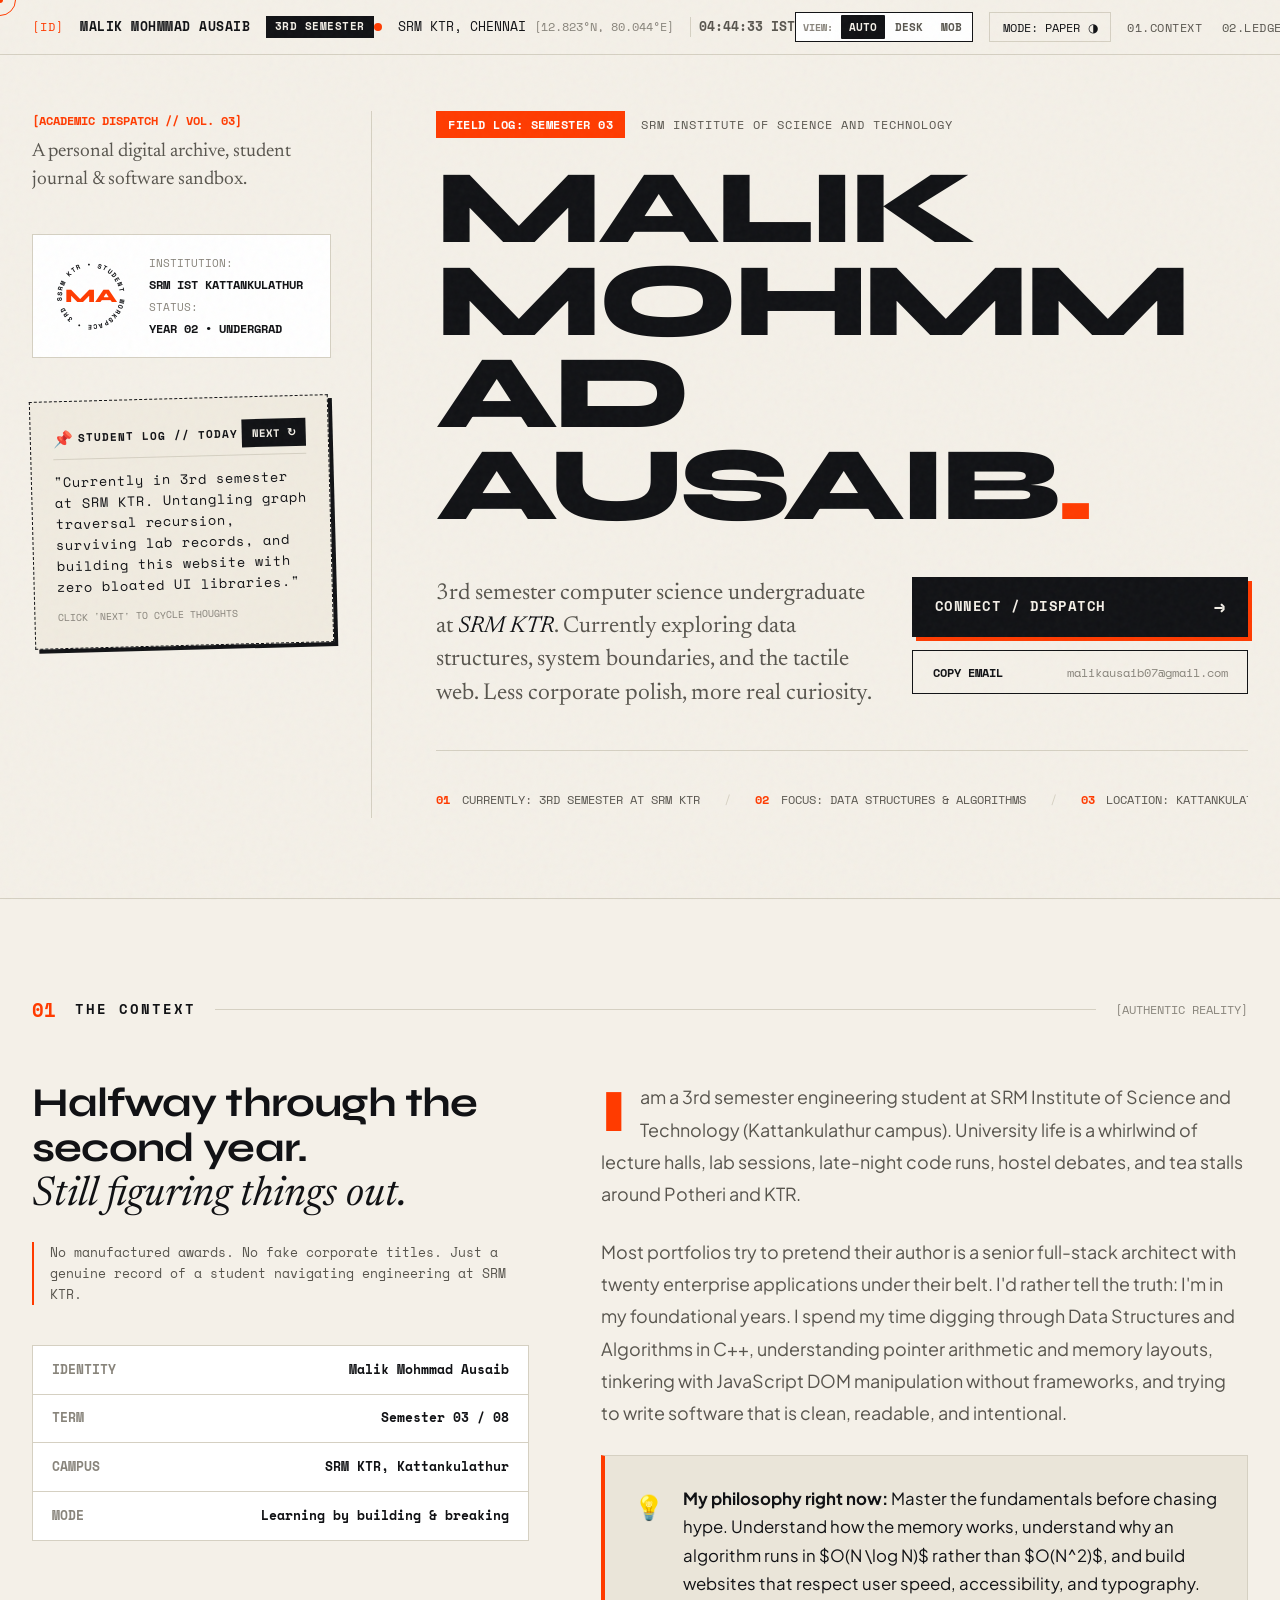
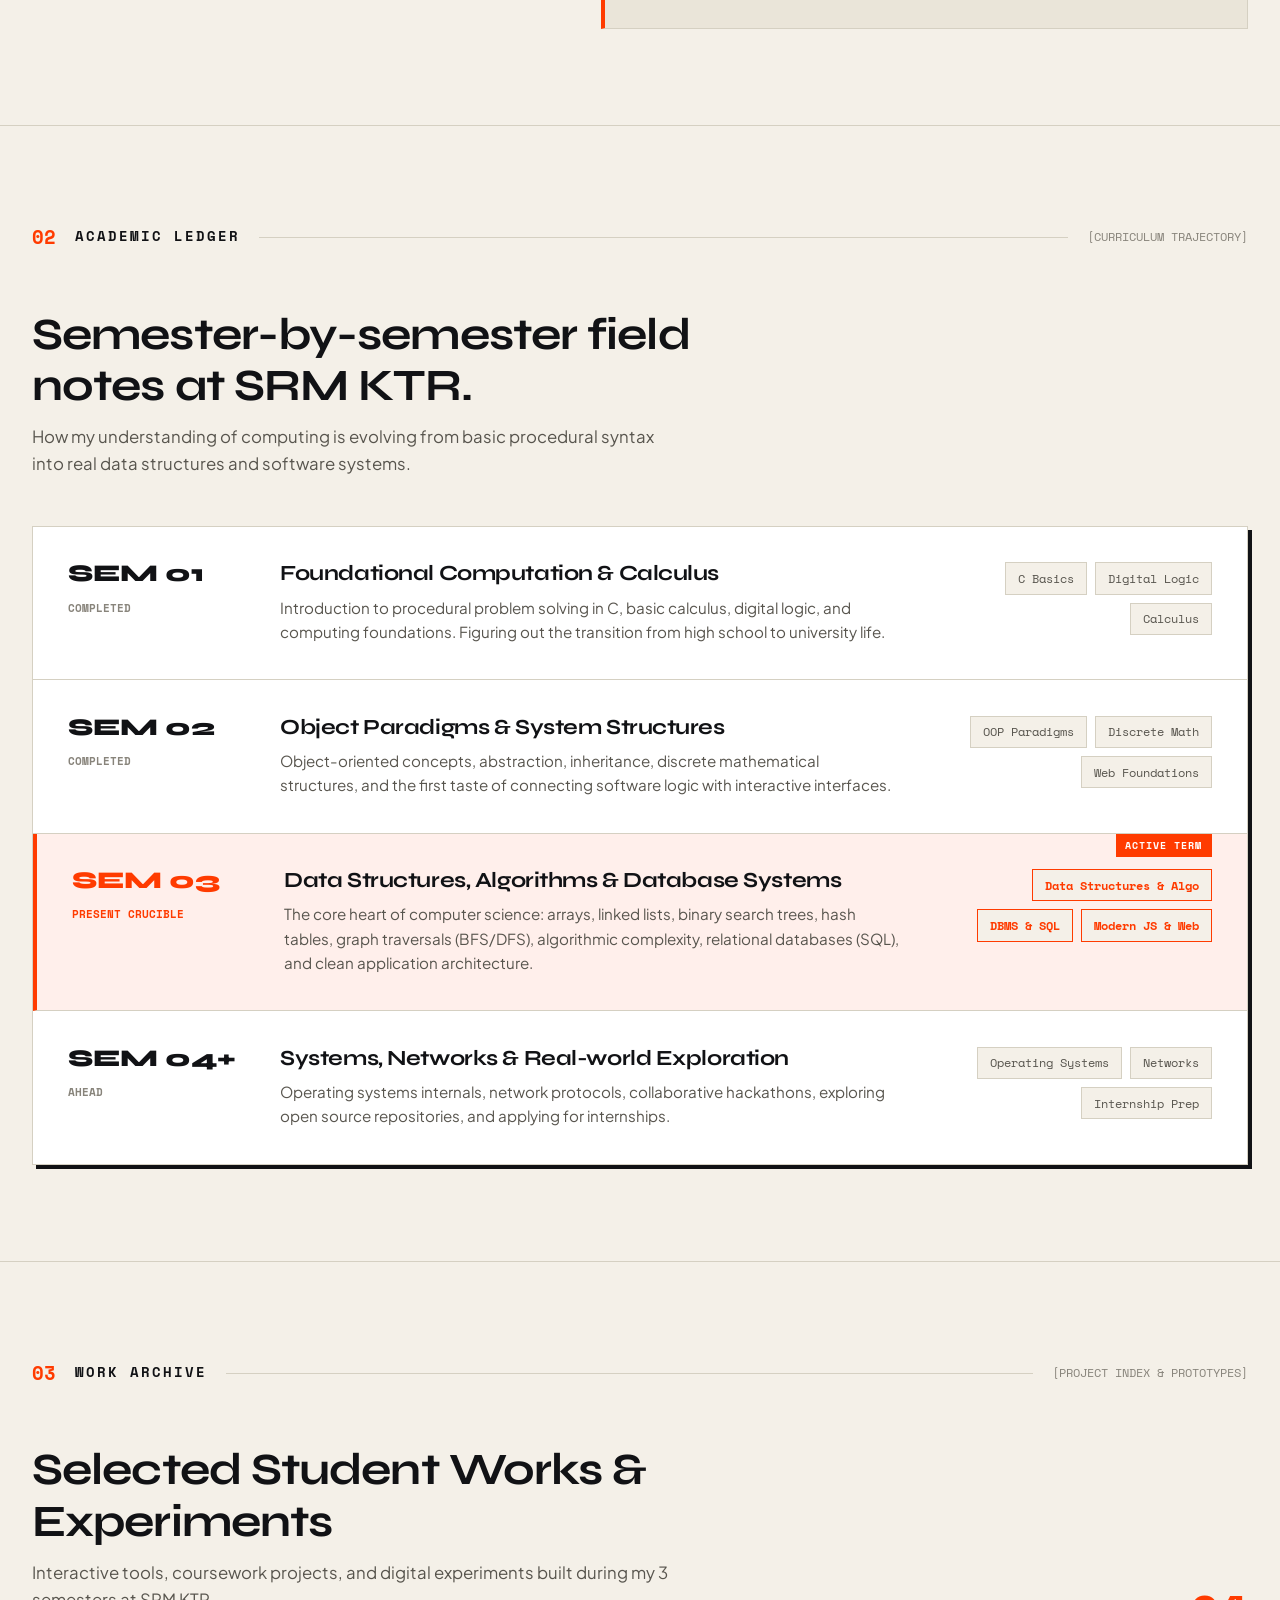
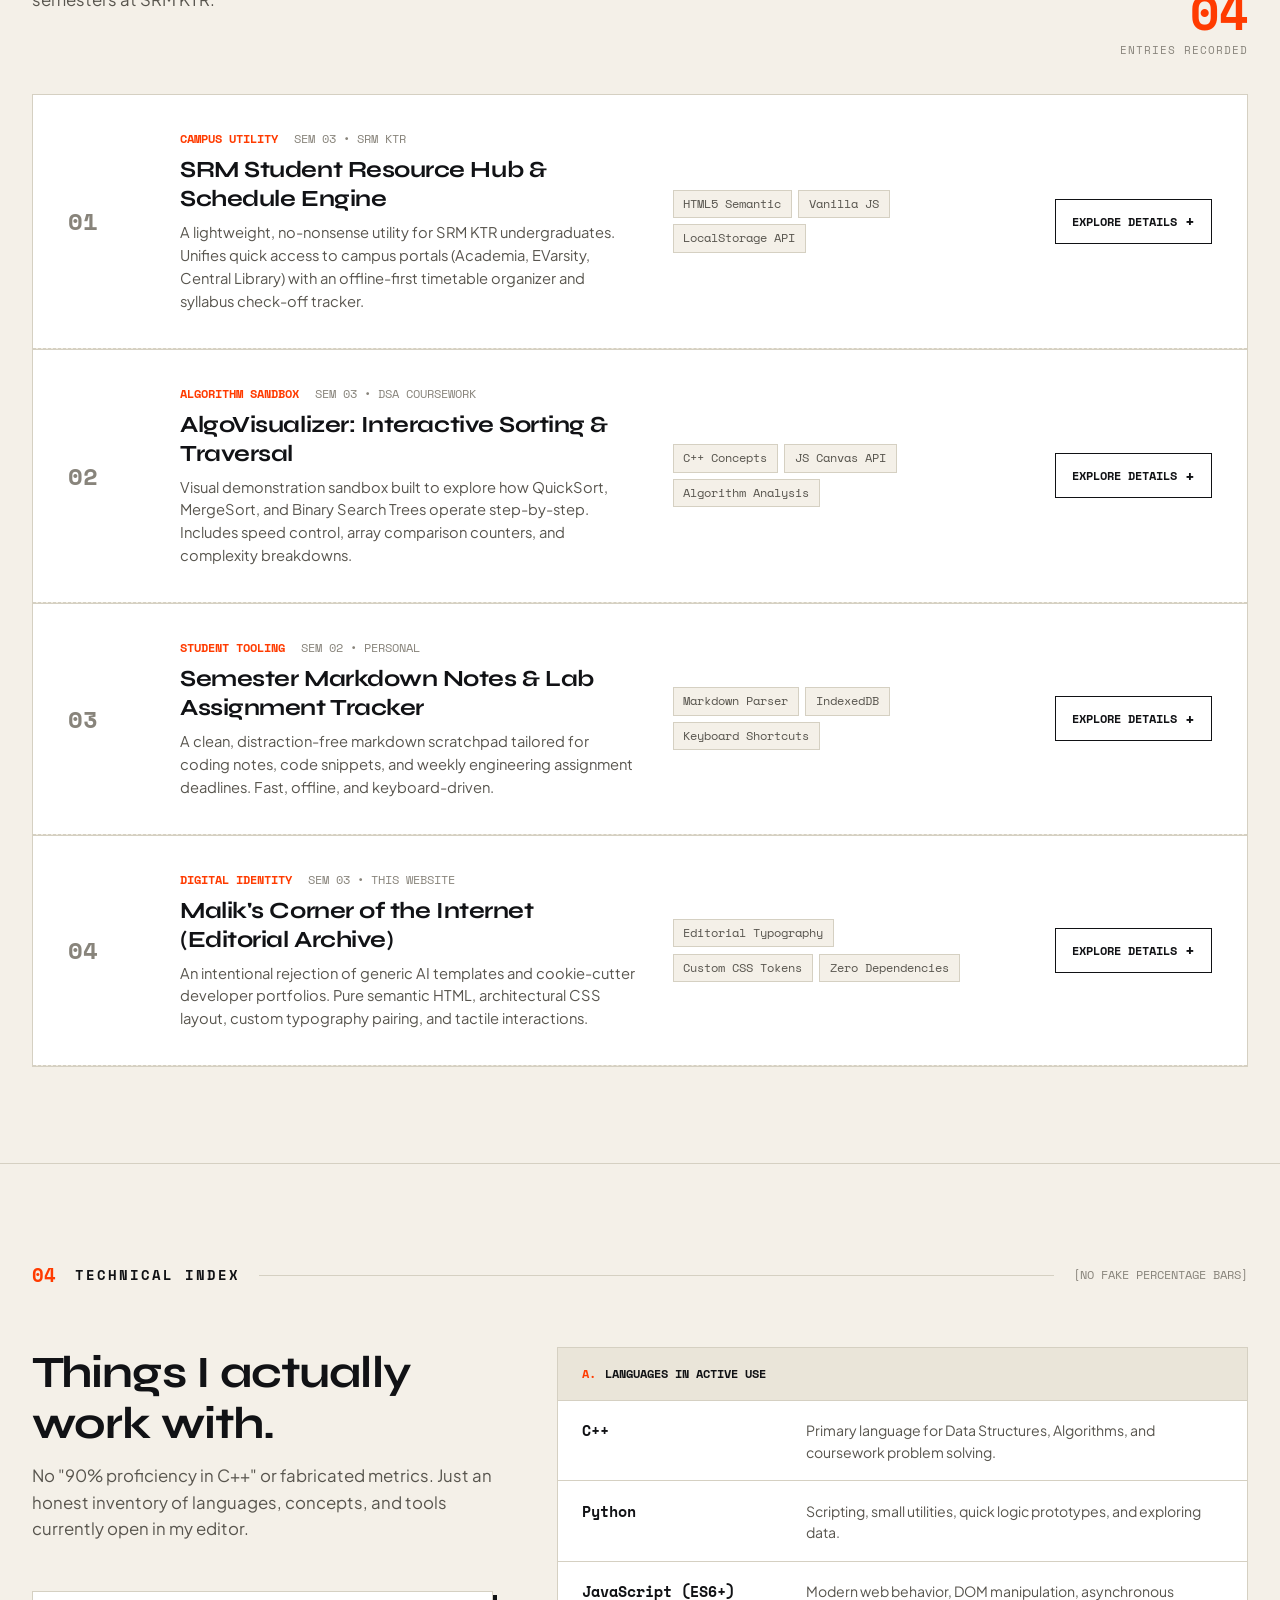
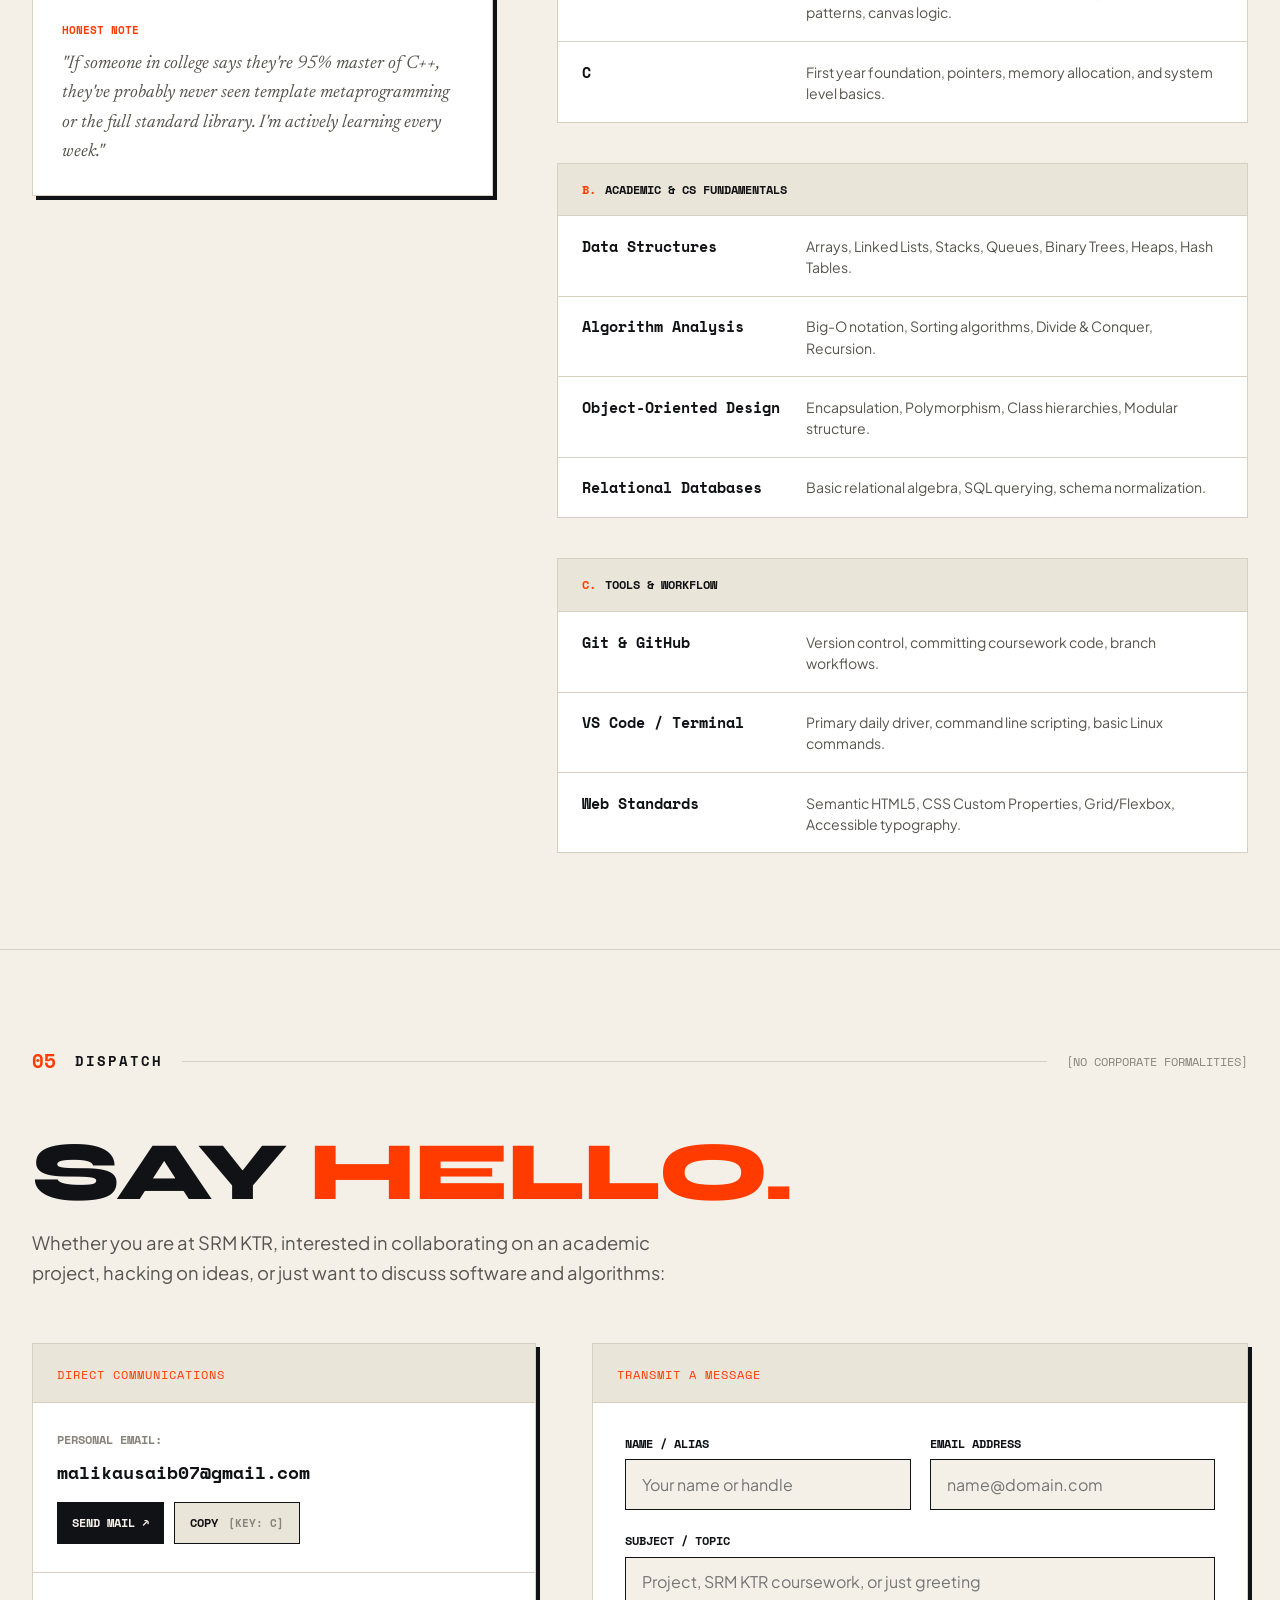
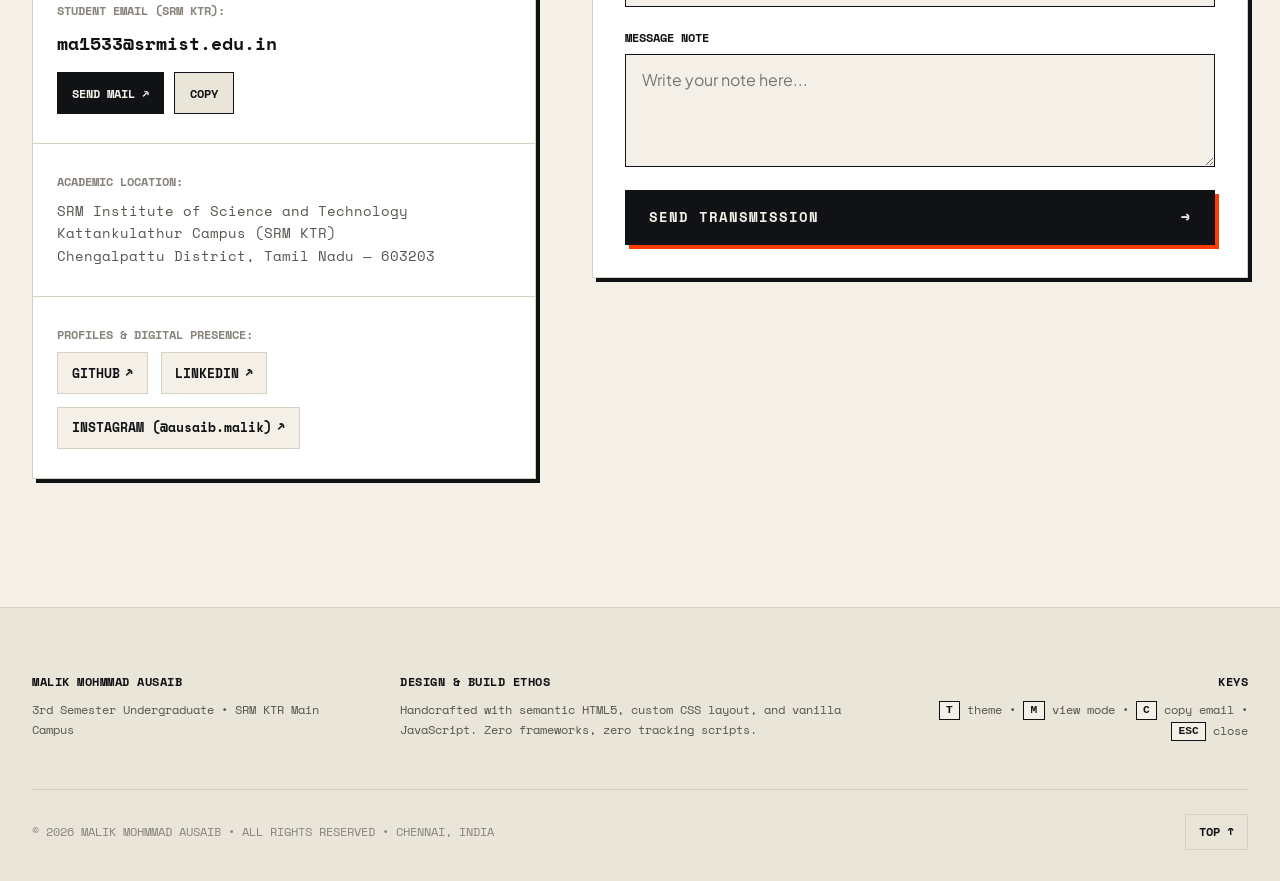
<file: index.html>
<!DOCTYPE html>
<html lang="en" data-theme="paper">

<head>
  <meta charset="UTF-8" />
  <meta name="viewport" content="width=device-width, initial-scale=1.0" />
  <title>Malik Mohmmad Ausaib — Student Index • SRM KTR (3rd Sem)</title>
  <meta name="description"
    content="Personal student archive & digital workspace of Malik Mohmmad Ausaib, 3rd semester undergraduate at SRM Institute of Science and Technology, Kattankulathur." />
  <meta name="keywords"
    content="Malik Mohmmad Ausaib, SRM KTR, SRM Institute of Science and Technology, 3rd Semester, Student Portfolio, Editorial Web, Computer Science" />
  <meta name="author" content="Malik Mohmmad Ausaib" />

  <!-- Distinctive Typography: Syne (Display), Newsreader (Editorial Serif), Space Mono (Technical Data), Plus Jakarta Sans (Reading) -->
  <link rel="preconnect" href="https://fonts.googleapis.com" />
  <link rel="preconnect" href="https://fonts.gstatic.com" crossorigin />
  <link
    href="https://fonts.googleapis.com/css2?family=Newsreader:ital,opsz,wght@0,6..72,300;0,6..72,400;1,6..72,300;1,6..72,400&family=Plus+Jakarta+Sans:wght@400;500;600;700&family=Space+Mono:ital,wght@0,400;0,700;1,400&family=Syne:wght@600;700;800&display=swap"
    rel="stylesheet" />

  <link rel="stylesheet" href="style.css" />
</head>

<body>
  <!-- Custom Subtle Cursor Follower -->
  <div class="custom-cursor" id="cursor" aria-hidden="true"></div>
  <div class="cursor-dot" id="cursor-dot" aria-hidden="true"></div>

  <!-- Noise / Paper Texture Overlay -->
  <div class="grain-overlay" aria-hidden="true"></div>

  <!-- Editorial Top Colophon & Status Bar -->
  <header class="top-bar" id="masthead">
    <div class="bar-col left-col">
      <span class="mono-label">[ID]</span>
      <a href="#cover" class="bar-name">MALIK MOHMMAD AUSAIB</a>
      <span class="sem-tag">3RD SEMESTER</span>
    </div>

    <div class="bar-col center-col">
      <span class="location-pulse"></span>
      <span class="location-text">SRM KTR, CHENNAI <span class="mono-coords">[12.823°N, 80.044°E]</span></span>
      <span class="time-readout" id="live-time">--:--:-- IST</span>
    </div>

    <div class="bar-col right-col">
      <!-- Desktop / Mobile Presentation Mode Switcher -->
      <div class="view-mode-control" id="view-mode-control" role="group" aria-label="Device presentation mode switcher">
        <span class="view-mode-label">VIEW:</span>
        <button type="button" class="view-btn active" data-mode="auto"
          title="Automatic viewport responsiveness">AUTO</button>
        <button type="button" class="view-btn" data-mode="desktop" title="Desktop editorial layout">DESK</button>
        <button type="button" class="view-btn" data-mode="mobile" title="Mobile deliberate layout">MOB</button>
      </div>

      <!-- Theme Switcher -->
      <button class="theme-toggle-btn" id="theme-toggle" aria-label="Toggle Paper / Ink Theme">
        <span class="toggle-mode-text">MODE: PAPER</span>
        <span class="toggle-icon">◑</span>
      </button>

      <!-- Desktop Quick Jump Links -->
      <nav class="quick-nav" aria-label="Quick jump">
        <a href="#context" class="q-link">01.CONTEXT</a>
        <a href="#ledger" class="q-link">02.LEDGER</a>
        <a href="#archive" class="q-link">03.ARCHIVE</a>
        <a href="#tools" class="q-link">04.INDEX</a>
        <a href="#dispatch" class="q-link">05.DISPATCH</a>
      </nav>

      <!-- Mobile Menu Trigger Button -->
      <button class="mobile-menu-btn" id="mobile-menu-toggle" aria-label="Open Navigation Index" aria-expanded="false"
        aria-controls="mobile-nav-overlay">
        <span class="menu-burger-box">
          <span class="menu-bar"></span>
          <span class="menu-bar"></span>
        </span>
        <span class="menu-btn-label">MENU</span>
      </button>
    </div>
  </header>

  <!-- Mobile Editorial Navigation Overlay Drawer -->
  <div class="mobile-nav-overlay" id="mobile-nav-overlay" aria-hidden="true" role="dialog" aria-modal="true"
    aria-label="Mobile Navigation Index">
    <div class="mobile-nav-panel">
      <div class="mobile-nav-header">
        <div class="mobile-nav-id">
          <span class="mono-label">[INDEX // DISPATCH]</span>
          <span class="mobile-id-name">MALIK MOHMMAD AUSAIB</span>
          <span class="mobile-id-sub">3RD SEM • SRM KTR</span>
        </div>
        <button class="mobile-nav-close" id="mobile-nav-close" aria-label="Close navigation overlay">
          <span class="close-label">CLOSE</span>
          <span class="close-symbol">✕</span>
        </button>
      </div>

      <nav class="mobile-nav-links" id="mobile-menu-links">
        <a href="#context" class="mob-link">
          <span class="mob-link-num">01</span>
          <div class="mob-link-text">
            <span class="mob-link-title">THE CONTEXT</span>
            <span class="mob-link-meta">Authentic undergraduate reality</span>
          </div>
          <span class="mob-arrow">→</span>
        </a>

        <a href="#ledger" class="mob-link">
          <span class="mob-link-num">02</span>
          <div class="mob-link-text">
            <span class="mob-link-title">ACADEMIC LEDGER</span>
            <span class="mob-link-meta">Semester logbook & curriculum</span>
          </div>
          <span class="mob-arrow">→</span>
        </a>

        <a href="#archive" class="mob-link">
          <span class="mob-link-num">03</span>
          <div class="mob-link-text">
            <span class="mob-link-title">WORK ARCHIVE</span>
            <span class="mob-link-meta">Selected student prototypes</span>
          </div>
          <span class="mob-arrow">→</span>
        </a>

        <a href="#tools" class="mob-link">
          <span class="mob-link-num">04</span>
          <div class="mob-link-text">
            <span class="mob-link-title">TECHNICAL INDEX</span>
            <span class="mob-link-meta">Languages, tools & coursework</span>
          </div>
          <span class="mob-arrow">→</span>
        </a>

        <a href="#dispatch" class="mob-link">
          <span class="mob-link-num">05</span>
          <div class="mob-link-text">
            <span class="mob-link-title">DISPATCH / CONTACT</span>
            <span class="mob-link-meta">Direct student communication</span>
          </div>
          <span class="mob-arrow">→</span>
        </a>
      </nav>

      <div class="mobile-nav-actions">
        <div class="mob-actions-heading">
          <span class="mono-label">DIRECT CHANNELS</span>
        </div>
        <div class="mob-email-cards">
          <a href="mailto:malikausaib07@gmail.com" class="mob-email-card">
            <span class="mob-card-type">PERSONAL EMAIL</span>
            <span class="mob-card-val">malikausaib07@gmail.com</span>
          </a>
          <a href="mailto:ma1533@srmist.edu.in" class="mob-email-card">
            <span class="mob-card-type">STUDENT EMAIL (SRM KTR)</span>
            <span class="mob-card-val">ma1533@srmist.edu.in</span>
          </a>
        </div>

        <div class="mob-social-grid">
          <a href="https://github.com/malikausaib" target="_blank" rel="noopener noreferrer" class="mob-social-btn">
            <span>GITHUB</span>
            <span>↗</span>
          </a>
          <a href="https://www.linkedin.com/in/malik-mohammad-ausaib-23ab72248/" target="_blank"
            rel="noopener noreferrer" class="mob-social-btn">
            <span>LINKEDIN</span>
            <span>↗</span>
          </a>
          <a href="https://instagram.com/ausaib.malik" target="_blank" rel="noopener noreferrer" class="mob-social-btn">
            <span>INSTAGRAM</span>
            <span>↗</span>
          </a>
        </div>

        <div class="mob-status-bar">
          <span>SRM KTR • CHENNAI</span>
          <span class="mob-time-val" id="mob-live-time">--:--:-- IST</span>
        </div>
      </div>
    </div>
  </div>

  <main>
    <!-- Section 00: The Editorial Cover / Masthead -->
    <section class="cover-section" id="cover">
      <div class="cover-grid">
        <!-- Left Side: Editorial Details & Marginalia -->
        <div class="cover-marginalia">
          <div class="meta-block">
            <span class="meta-kicker">[ACADEMIC DISPATCH // VOL. 03]</span>
            <p class="meta-tagline">
              A personal digital archive, student journal & software sandbox.
            </p>
          </div>

          <div class="stamp-box">
            <div class="stamp-circle">
              <svg viewBox="0 0 100 100" class="rotating-text-svg">
                <path id="circlePath" d="M 50, 50 m -37, 0 a 37,37 0 1,1 74,0 a 37,37 0 1,1 -74,0" fill="transparent" />
                <text>
                  <textPath xlink:href="#circlePath">SRM KTR • STUDENT WORKSPACE • 3RD SEM •</textPath>
                </text>
              </svg>
              <span class="stamp-center">MA</span>
            </div>
            <div class="stamp-details">
              <span class="mono-sm">INSTITUTION:</span>
              <span class="bold-sm">SRM IST KATTANKULATHUR</span>
              <span class="mono-sm">STATUS:</span>
              <span class="bold-sm">YEAR 02 • UNDERGRAD</span>
            </div>
          </div>

          <!-- Interactive Student Sticky Scratchpad -->
          <div class="student-scratchpad" id="scratchpad">
            <div class="scratchpad-header">
              <span class="scratchpad-pin">📌</span>
              <span class="scratchpad-title">STUDENT LOG // TODAY</span>
              <button class="scratchpad-cycle-btn" id="cycle-note-btn" title="Cycle through student thoughts">NEXT
                ↻</button>
            </div>
            <p class="scratchpad-content" id="scratchpad-text">
              "Currently in 3rd semester at SRM KTR. Untangling graph traversal recursion, surviving lab records, and
              building this website with zero bloated UI libraries."
            </p>
            <div class="scratchpad-footer">
              <span class="scratchpad-meta">CLICK 'NEXT' TO CYCLE THOUGHTS</span>
            </div>
          </div>
        </div>

        <!-- Right Side: Massive Typographic Statement & Key Identity -->
        <div class="cover-hero-body">
          <div class="kicker-row">
            <span class="kicker-pill">FIELD LOG: SEMESTER 03</span>
            <span class="kicker-note">SRM INSTITUTE OF SCIENCE AND TECHNOLOGY</span>
          </div>

          <h1 class="monumental-name">
            <span class="name-line line-1">MALIK</span>
            <span class="name-line line-2">MOHMMAD</span>
            <span class="name-line line-3">AUSAIB<span class="period">.</span></span>
          </h1>

          <div class="cover-sub-bar">
            <p class="cover-statement">
              3rd semester computer science undergraduate at <em>SRM KTR</em>.
              Currently exploring data structures, system boundaries, and the tactile web.
              Less corporate polish, more real curiosity.
            </p>

            <div class="cover-actions">
              <a href="#dispatch" class="btn-editorial">
                <span>CONNECT / DISPATCH</span>
                <span class="arrow">→</span>
              </a>
              <button class="btn-text-copy" id="quick-email-copy" data-email="malikausaib07@gmail.com">
                <span class="copy-label">COPY EMAIL</span>
                <span class="mono-email">malikausaib07@gmail.com</span>
              </button>
            </div>
          </div>

          <div class="ticker-strip">
            <div class="ticker-item"><span>01</span> CURRENTLY: 3RD SEMESTER AT SRM KTR</div>
            <div class="ticker-divider">/</div>
            <div class="ticker-item"><span>02</span> FOCUS: DATA STRUCTURES & ALGORITHMS</div>
            <div class="ticker-divider">/</div>
            <div class="ticker-item"><span>03</span> LOCATION: KATTANKULATHUR, CHENNAI</div>
            <div class="ticker-divider">/</div>
            <div class="ticker-item"><span>04</span> STACK: C++, PYTHON, MODERN JS, VANILLA CSS</div>
          </div>
        </div>
      </div>
    </section>

    <!-- Section 01: The Situation / Real Student Context -->
    <section class="editorial-section" id="context">
      <div class="section-marker">
        <span class="marker-num">01</span>
        <span class="marker-title">THE CONTEXT</span>
        <span class="marker-line"></span>
        <span class="marker-tag">[AUTHENTIC REALITY]</span>
      </div>

      <div class="context-grid">
        <div class="context-aside">
          <h2 class="editorial-heading">
            Halfway through the second year.<br />
            <em>Still figuring things out.</em>
          </h2>
          <p class="aside-caption">
            No manufactured awards. No fake corporate titles. Just a genuine record of a student navigating engineering
            at SRM KTR.
          </p>

          <div class="vital-specs">
            <div class="spec-row">
              <span class="spec-key">IDENTITY</span>
              <span class="spec-val">Malik Mohmmad Ausaib</span>
            </div>
            <div class="spec-row">
              <span class="spec-key">TERM</span>
              <span class="spec-val">Semester 03 / 08</span>
            </div>
            <div class="spec-row">
              <span class="spec-key">CAMPUS</span>
              <span class="spec-val">SRM KTR, Kattankulathur</span>
            </div>
            <div class="spec-row">
              <span class="spec-key">MODE</span>
              <span class="spec-val">Learning by building & breaking</span>
            </div>
          </div>
        </div>

        <div class="context-narrative">
          <div class="narrative-paragraph drop-cap-para">
            I am a 3rd semester engineering student at SRM Institute of Science and Technology (Kattankulathur campus).
            University life is a whirlwind of lecture halls, lab sessions, late-night code runs, hostel debates, and tea
            stalls around Potheri and KTR.
          </div>
          <div class="narrative-paragraph">
            Most portfolios try to pretend their author is a senior full-stack architect with twenty enterprise
            applications under their belt. I'd rather tell the truth: I'm in my foundational years. I spend my time
            digging through Data Structures and Algorithms in C++, understanding pointer arithmetic and memory layouts,
            tinkering with JavaScript DOM manipulation without frameworks, and trying to write software that is clean,
            readable, and intentional.
          </div>
          <div class="narrative-paragraph highlight-box">
            <span class="box-icon">💡</span>
            <p>
              <strong>My philosophy right now:</strong> Master the fundamentals before chasing hype. Understand how the
              memory works, understand why an algorithm runs in $O(N \log N)$ rather than $O(N^2)$, and build websites
              that respect user speed, accessibility, and typography.
            </p>
          </div>
        </div>
      </div>
    </section>

    <!-- Section 02: Academic Ledger / Semester Logbook -->
    <section class="editorial-section" id="ledger">
      <div class="section-marker">
        <span class="marker-num">02</span>
        <span class="marker-title">ACADEMIC LEDGER</span>
        <span class="marker-line"></span>
        <span class="marker-tag">[CURRICULUM TRAJECTORY]</span>
      </div>

      <div class="ledger-intro">
        <h2 class="sub-editorial-title">Semester-by-semester field notes at SRM KTR.</h2>
        <p class="sub-editorial-desc">
          How my understanding of computing is evolving from basic procedural syntax into real data structures and
          software systems.
        </p>
      </div>

      <div class="ledger-table">
        <!-- Row 01 -->
        <div class="ledger-row completed">
          <div class="ledger-col-sem">
            <span class="sem-badge">SEM 01</span>
            <span class="sem-status">COMPLETED</span>
          </div>
          <div class="ledger-col-focus">
            <h3>Foundational Computation & Calculus</h3>
            <p>Introduction to procedural problem solving in C, basic calculus, digital logic, and computing
              foundations. Figuring out the transition from high school to university life.</p>
          </div>
          <div class="ledger-col-artifacts">
            <span class="artifact-tag">C Basics</span>
            <span class="artifact-tag">Digital Logic</span>
            <span class="artifact-tag">Calculus</span>
          </div>
        </div>

        <!-- Row 02 -->
        <div class="ledger-row completed">
          <div class="ledger-col-sem">
            <span class="sem-badge">SEM 02</span>
            <span class="sem-status">COMPLETED</span>
          </div>
          <div class="ledger-col-focus">
            <h3>Object Paradigms & System Structures</h3>
            <p>Object-oriented concepts, abstraction, inheritance, discrete mathematical structures, and the first taste
              of connecting software logic with interactive interfaces.</p>
          </div>
          <div class="ledger-col-artifacts">
            <span class="artifact-tag">OOP Paradigms</span>
            <span class="artifact-tag">Discrete Math</span>
            <span class="artifact-tag">Web Foundations</span>
          </div>
        </div>

        <!-- Row 03 (Active Term!) -->
        <div class="ledger-row current active-ledger-row">
          <div class="current-indicator">ACTIVE TERM</div>
          <div class="ledger-col-sem">
            <span class="sem-badge current-sem">SEM 03</span>
            <span class="sem-status in-progress">PRESENT CRUCIBLE</span>
          </div>
          <div class="ledger-col-focus">
            <h3>Data Structures, Algorithms & Database Systems</h3>
            <p>The core heart of computer science: arrays, linked lists, binary search trees, hash tables, graph
              traversals (BFS/DFS), algorithmic complexity, relational databases (SQL), and clean application
              architecture.</p>
          </div>
          <div class="ledger-col-artifacts">
            <span class="artifact-tag highlight">Data Structures & Algo</span>
            <span class="artifact-tag highlight">DBMS & SQL</span>
            <span class="artifact-tag highlight">Modern JS & Web</span>
          </div>
        </div>

        <!-- Row 04 -->
        <div class="ledger-row upcoming">
          <div class="ledger-col-sem">
            <span class="sem-badge">SEM 04+</span>
            <span class="sem-status">AHEAD</span>
          </div>
          <div class="ledger-col-focus">
            <h3>Systems, Networks & Real-world Exploration</h3>
            <p>Operating systems internals, network protocols, collaborative hackathons, exploring open source
              repositories, and applying for internships.</p>
          </div>
          <div class="ledger-col-artifacts">
            <span class="artifact-tag">Operating Systems</span>
            <span class="artifact-tag">Networks</span>
            <span class="artifact-tag">Internship Prep</span>
          </div>
        </div>
      </div>
    </section>

    <!-- Section 03: The Work & Experiments Archive -->
    <section class="editorial-section" id="archive">
      <div class="section-marker">
        <span class="marker-num">03</span>
        <span class="marker-title">WORK ARCHIVE</span>
        <span class="marker-line"></span>
        <span class="marker-tag">[PROJECT INDEX & PROTOTYPES]</span>
      </div>

      <div class="archive-header-row">
        <div>
          <h2 class="sub-editorial-title">Selected Student Works & Experiments</h2>
          <p class="sub-editorial-desc">Interactive tools, coursework projects, and digital experiments built during my
            3 semesters at SRM KTR.</p>
        </div>
        <div class="archive-counter">
          <span class="count-num">04</span>
          <span class="count-label">ENTRIES RECORDED</span>
        </div>
      </div>

      <!-- Editorial Index List (Not generic cards!) -->
      <div class="archive-list">
        <!-- Entry 01 -->
        <article class="archive-entry" data-index="01">
          <div class="entry-main-row">
            <div class="entry-col-num">01</div>
            <div class="entry-col-info">
              <div class="entry-meta">
                <span class="entry-type">CAMPUS UTILITY</span>
                <span class="entry-term">SEM 03 • SRM KTR</span>
              </div>
              <h3 class="entry-title">SRM Student Resource Hub & Schedule Engine</h3>
              <p class="entry-brief">
                A lightweight, no-nonsense utility for SRM KTR undergraduates. Unifies quick access to campus portals
                (Academia, EVarsity, Central Library) with an offline-first timetable organizer and syllabus check-off
                tracker.
              </p>
            </div>
            <div class="entry-col-tech">
              <span>HTML5 Semantic</span>
              <span>Vanilla JS</span>
              <span>LocalStorage API</span>
            </div>
            <div class="entry-col-action">
              <button class="entry-expand-btn" aria-expanded="false" onclick="toggleEntryDetails(this)">
                <span class="btn-text">EXPLORE DETAILS</span>
                <span class="btn-symbol">+</span>
              </button>
            </div>
          </div>
          <div class="entry-drawer">
            <div class="drawer-inner">
              <div class="drawer-block">
                <h4>THE MOTIVATION</h4>
                <p>Navigating different SRM portals between lectures on mobile networks was frustratingly slow. Built
                  this lightweight single-file web tool to store timetable sessions locally and provide immediate 1-tap
                  links without authentication timeouts.</p>
              </div>
              <div class="drawer-block">
                <h4>WHAT I LEARNED</h4>
                <p>Handling client-side persistence with LocalStorage, designing for mobile viewport constraints, and
                  avoiding bulky third-party CSS dependencies.</p>
              </div>
            </div>
          </div>
        </article>

        <!-- Entry 02 -->
        <article class="archive-entry" data-index="02">
          <div class="entry-main-row">
            <div class="entry-col-num">02</div>
            <div class="entry-col-info">
              <div class="entry-meta">
                <span class="entry-type">ALGORITHM SANDBOX</span>
                <span class="entry-term">SEM 03 • DSA COURSEWORK</span>
              </div>
              <h3 class="entry-title">AlgoVisualizer: Interactive Sorting & Traversal</h3>
              <p class="entry-brief">
                Visual demonstration sandbox built to explore how QuickSort, MergeSort, and Binary Search Trees operate
                step-by-step. Includes speed control, array comparison counters, and complexity breakdowns.
              </p>
            </div>
            <div class="entry-col-tech">
              <span>C++ Concepts</span>
              <span>JS Canvas API</span>
              <span>Algorithm Analysis</span>
            </div>
            <div class="entry-col-action">
              <button class="entry-expand-btn" aria-expanded="false" onclick="toggleEntryDetails(this)">
                <span class="btn-text">EXPLORE DETAILS</span>
                <span class="btn-symbol">+</span>
              </button>
            </div>
          </div>
          <div class="entry-drawer">
            <div class="drawer-inner">
              <div class="drawer-block">
                <h4>THE MOTIVATION</h4>
                <p>Understanding recursion trees and partition logic in QuickSort was difficult purely through static
                  blackboard diagrams in class. Building the visualizer helped lock in invariant states.</p>
              </div>
              <div class="drawer-block">
                <h4>WHAT I LEARNED</h4>
                <p>Timing functions in asynchronous JavaScript, asynchronous step queues, and mapping algorithmic
                  operations to HTML5 Canvas frame renders.</p>
              </div>
            </div>
          </div>
        </article>

        <!-- Entry 03 -->
        <article class="archive-entry" data-index="03">
          <div class="entry-main-row">
            <div class="entry-col-num">03</div>
            <div class="entry-col-info">
              <div class="entry-meta">
                <span class="entry-type">STUDENT TOOLING</span>
                <span class="entry-term">SEM 02 • PERSONAL</span>
              </div>
              <h3 class="entry-title">Semester Markdown Notes & Lab Assignment Tracker</h3>
              <p class="entry-brief">
                A clean, distraction-free markdown scratchpad tailored for coding notes, code snippets, and weekly
                engineering assignment deadlines. Fast, offline, and keyboard-driven.
              </p>
            </div>
            <div class="entry-col-tech">
              <span>Markdown Parser</span>
              <span>IndexedDB</span>
              <span>Keyboard Shortcuts</span>
            </div>
            <div class="entry-col-action">
              <button class="entry-expand-btn" aria-expanded="false" onclick="toggleEntryDetails(this)">
                <span class="btn-text">EXPLORE DETAILS</span>
                <span class="btn-symbol">+</span>
              </button>
            </div>
          </div>
          <div class="entry-drawer">
            <div class="drawer-inner">
              <div class="drawer-block">
                <h4>THE MOTIVATION</h4>
                <p>Commercial note apps are overloaded with bloat and slow load times. I needed something that opened in
                  50 milliseconds during laboratory sessions to paste code snippets.</p>
              </div>
              <div class="drawer-block">
                <h4>WHAT I LEARNED</h4>
                <p>Building custom regex-based markdown parsers, managing browser tab focus, and local file exports via
                  JavaScript Blob API.</p>
              </div>
            </div>
          </div>
        </article>

        <!-- Entry 04 -->
        <article class="archive-entry" data-index="04">
          <div class="entry-main-row">
            <div class="entry-col-num">04</div>
            <div class="entry-col-info">
              <div class="entry-meta">
                <span class="entry-type">DIGITAL IDENTITY</span>
                <span class="entry-term">SEM 03 • THIS WEBSITE</span>
              </div>
              <h3 class="entry-title">Malik's Corner of the Internet (Editorial Archive)</h3>
              <p class="entry-brief">
                An intentional rejection of generic AI templates and cookie-cutter developer portfolios. Pure semantic
                HTML, architectural CSS layout, custom typography pairing, and tactile interactions.
              </p>
            </div>
            <div class="entry-col-tech">
              <span>Editorial Typography</span>
              <span>Custom CSS Tokens</span>
              <span>Zero Dependencies</span>
            </div>
            <div class="entry-col-action">
              <button class="entry-expand-btn" aria-expanded="false" onclick="toggleEntryDetails(this)">
                <span class="btn-text">EXPLORE DETAILS</span>
                <span class="btn-symbol">+</span>
              </button>
            </div>
          </div>
          <div class="entry-drawer">
            <div class="drawer-inner">
              <div class="drawer-block">
                <h4>THE MOTIVATION</h4>
                <p>To have an honest personal corner on the web that represents who I actually am as a 3rd semester
                  student at SRM KTR, without the corporate veneer.</p>
              </div>
              <div class="drawer-block">
                <h4>WHAT I LEARNED</h4>
                <p>High-contrast typographic hierarchy, accessible theme flipping, and designing personality-driven
                  interfaces that load under 100ms.</p>
              </div>
            </div>
          </div>
        </article>
      </div>
    </section>

    <!-- Section 04: Technical Index / What I Actually Work With -->
    <section class="editorial-section" id="tools">
      <div class="section-marker">
        <span class="marker-num">04</span>
        <span class="marker-title">TECHNICAL INDEX</span>
        <span class="marker-line"></span>
        <span class="marker-tag">[NO FAKE PERCENTAGE BARS]</span>
      </div>

      <div class="tools-grid">
        <div class="tools-intro">
          <h2 class="sub-editorial-title">Things I actually work with.</h2>
          <p class="sub-editorial-desc">
            No "90% proficiency in C++" or fabricated metrics. Just an honest inventory of languages, concepts, and
            tools currently open in my editor.
          </p>

          <div class="student-quote-card">
            <span class="quote-tag">HONEST NOTE</span>
            <p>"If someone in college says they're 95% master of C++, they've probably never seen template
              metaprogramming or the full standard library. I'm actively learning every week."</p>
          </div>
        </div>

        <div class="tools-directory">
          <!-- Category 1 -->
          <div class="directory-group">
            <div class="group-header">
              <span class="group-num">A.</span>
              <span class="group-name">LANGUAGES IN ACTIVE USE</span>
            </div>
            <div class="group-items">
              <div class="tech-row">
                <span class="tech-name">C++</span>
                <span class="tech-annotation">Primary language for Data Structures, Algorithms, and coursework problem
                  solving.</span>
              </div>
              <div class="tech-row">
                <span class="tech-name">Python</span>
                <span class="tech-annotation">Scripting, small utilities, quick logic prototypes, and exploring
                  data.</span>
              </div>
              <div class="tech-row">
                <span class="tech-name">JavaScript (ES6+)</span>
                <span class="tech-annotation">Modern web behavior, DOM manipulation, asynchronous patterns, canvas
                  logic.</span>
              </div>
              <div class="tech-row">
                <span class="tech-name">C</span>
                <span class="tech-annotation">First year foundation, pointers, memory allocation, and system level
                  basics.</span>
              </div>
            </div>
          </div>

          <!-- Category 2 -->
          <div class="directory-group">
            <div class="group-header">
              <span class="group-num">B.</span>
              <span class="group-name">ACADEMIC & CS FUNDAMENTALS</span>
            </div>
            <div class="group-items">
              <div class="tech-row">
                <span class="tech-name">Data Structures</span>
                <span class="tech-annotation">Arrays, Linked Lists, Stacks, Queues, Binary Trees, Heaps, Hash
                  Tables.</span>
              </div>
              <div class="tech-row">
                <span class="tech-name">Algorithm Analysis</span>
                <span class="tech-annotation">Big-O notation, Sorting algorithms, Divide & Conquer, Recursion.</span>
              </div>
              <div class="tech-row">
                <span class="tech-name">Object-Oriented Design</span>
                <span class="tech-annotation">Encapsulation, Polymorphism, Class hierarchies, Modular structure.</span>
              </div>
              <div class="tech-row">
                <span class="tech-name">Relational Databases</span>
                <span class="tech-annotation">Basic relational algebra, SQL querying, schema normalization.</span>
              </div>
            </div>
          </div>

          <!-- Category 3 -->
          <div class="directory-group">
            <div class="group-header">
              <span class="group-num">C.</span>
              <span class="group-name">TOOLS & WORKFLOW</span>
            </div>
            <div class="group-items">
              <div class="tech-row">
                <span class="tech-name">Git & GitHub</span>
                <span class="tech-annotation">Version control, committing coursework code, branch workflows.</span>
              </div>
              <div class="tech-row">
                <span class="tech-name">VS Code / Terminal</span>
                <span class="tech-annotation">Primary daily driver, command line scripting, basic Linux commands.</span>
              </div>
              <div class="tech-row">
                <span class="tech-name">Web Standards</span>
                <span class="tech-annotation">Semantic HTML5, CSS Custom Properties, Grid/Flexbox, Accessible
                  typography.</span>
              </div>
            </div>
          </div>
        </div>
      </div>
    </section>

    <!-- Section 05: Dispatch / Say Hello -->
    <section class="editorial-section dispatch-section" id="dispatch">
      <div class="section-marker">
        <span class="marker-num">05</span>
        <span class="marker-title">DISPATCH</span>
        <span class="marker-line"></span>
        <span class="marker-tag">[NO CORPORATE FORMALITIES]</span>
      </div>

      <div class="dispatch-container">
        <div class="dispatch-masthead">
          <h2 class="dispatch-big-text">
            SAY <span class="accent-text">HELLO.</span>
          </h2>
          <p class="dispatch-subtitle">
            Whether you are at SRM KTR, interested in collaborating on an academic project, hacking on ideas, or just
            want to discuss software and algorithms:
          </p>
        </div>

        <div class="dispatch-grid">
          <!-- Left: Direct Contact Options -->
          <div class="dispatch-links-card">
            <div class="dispatch-card-header">
              <span class="mono-label">DIRECT COMMUNICATIONS</span>
            </div>

            <!-- Personal Email Box -->
            <div class="email-action-box">
              <span class="box-label">PERSONAL EMAIL:</span>
              <a href="mailto:malikausaib07@gmail.com" class="email-link"
                id="email-personal-link">malikausaib07@gmail.com</a>
              <div class="email-btn-group">
                <a href="mailto:malikausaib07@gmail.com" class="btn-direct-mail" title="Open mail app">SEND MAIL ↗</a>
                <button class="btn-copy-tactile" data-copy="malikausaib07@gmail.com" id="copy-personal-btn"
                  title="Click to copy personal email">
                  <span class="copy-label">COPY</span>
                  <span class="key-shortcut">[KEY: C]</span>
                </button>
              </div>
            </div>

            <!-- Student Email Box -->
            <div class="email-action-box">
              <span class="box-label">STUDENT EMAIL (SRM KTR):</span>
              <a href="mailto:ma1533@srmist.edu.in" class="email-link" id="email-student-link">ma1533@srmist.edu.in</a>
              <div class="email-btn-group">
                <a href="mailto:ma1533@srmist.edu.in" class="btn-direct-mail" title="Open mail app">SEND MAIL ↗</a>
                <button class="btn-copy-tactile" data-copy="ma1533@srmist.edu.in" id="copy-student-btn"
                  title="Click to copy student email">
                  <span class="copy-label">COPY</span>
                </button>
              </div>
            </div>

            <!-- Location & Campus Box -->
            <div class="campus-location-box">
              <span class="box-label">ACADEMIC LOCATION:</span>
              <p class="campus-address">
                SRM Institute of Science and Technology<br />
                Kattankulathur Campus (SRM KTR)<br />
                Chengalpattu District, Tamil Nadu — 603203
              </p>
            </div>

            <!-- Social Links (Exact Accounts Only) -->
            <div class="social-channels">
              <span class="box-label">PROFILES & DIGITAL PRESENCE:</span>
              <div class="social-row">
                <a href="https://github.com/malikausaib" target="_blank" rel="noopener noreferrer"
                  class="social-text-link">
                  <span>GITHUB</span>
                  <span class="arrow-diag">↗</span>
                </a>
                <a href="https://www.linkedin.com/in/malik-mohammad-ausaib-23ab72248/" target="_blank"
                  rel="noopener noreferrer" class="social-text-link">
                  <span>LINKEDIN</span>
                  <span class="arrow-diag">↗</span>
                </a>
                <a href="https://instagram.com/ausaib.malik" target="_blank" rel="noopener noreferrer"
                  class="social-text-link">
                  <span>INSTAGRAM (@ausaib.malik)</span>
                  <span class="arrow-diag">↗</span>
                </a>
              </div>
            </div>
          </div>

          <!-- Right: Minimalist Message Form -->
          <div class="dispatch-form-card">
            <div class="dispatch-card-header">
              <span class="mono-label">TRANSMIT A MESSAGE</span>
            </div>

            <form class="minimal-form" id="student-contact-form">
              <div class="form-row">
                <div class="form-field">
                  <label for="form-name">NAME / ALIAS</label>
                  <input type="text" id="form-name" name="name" placeholder="Your name or handle" required />
                </div>
                <div class="form-field">
                  <label for="form-email">EMAIL ADDRESS</label>
                  <input type="email" id="form-email" name="email" placeholder="name@domain.com" required />
                </div>
              </div>

              <div class="form-field">
                <label for="form-subject">SUBJECT / TOPIC</label>
                <input type="text" id="form-subject" name="subject"
                  placeholder="Project, SRM KTR coursework, or just greeting" required />
              </div>

              <div class="form-field">
                <label for="form-message">MESSAGE NOTE</label>
                <textarea id="form-message" name="message" rows="4" placeholder="Write your note here..."
                  required></textarea>
              </div>

              <button type="submit" class="btn-submit-editorial" id="form-submit-btn">
                <span>SEND TRANSMISSION</span>
                <span class="btn-arrow">→</span>
              </button>

              <div class="form-toast" id="form-toast" role="status" aria-live="polite"></div>
            </form>
          </div>
        </div>
      </div>
    </section>
  </main>

  <!-- Editorial Colophon Footer -->
  <footer class="colophon-footer">
    <div class="colophon-inner">
      <div class="colophon-block">
        <span class="colophon-title">MALIK MOHMMAD AUSAIB</span>
        <p class="colophon-desc">3rd Semester Undergraduate • SRM KTR Main Campus</p>
      </div>

      <div class="colophon-block">
        <span class="colophon-title">DESIGN & BUILD ETHOS</span>
        <p class="colophon-desc">Handcrafted with semantic HTML5, custom CSS layout, and vanilla JavaScript. Zero
          frameworks, zero tracking scripts.</p>
      </div>

      <div class="colophon-block text-right">
        <span class="colophon-title">KEYS</span>
        <p class="colophon-desc"><kbd>T</kbd> theme • <kbd>M</kbd> view mode • <kbd>C</kbd> copy email • <kbd>ESC</kbd>
          close</p>
      </div>
    </div>
    <div class="colophon-bottom">
      <span>© 2026 MALIK MOHMMAD AUSAIB • ALL RIGHTS RESERVED • CHENNAI, INDIA</span>
      <a href="#cover" class="back-to-top">TOP ↑</a>
    </div>
  </footer>

  <!-- Notification Banner -->
  <div class="tactile-banner" id="banner" role="alert" aria-live="polite">
    <span class="banner-dot"></span>
    <span class="banner-text" id="banner-text">Email address copied to clipboard.</span>
  </div>

  <script src="app.js"></script>
</body>

</html>
</file>
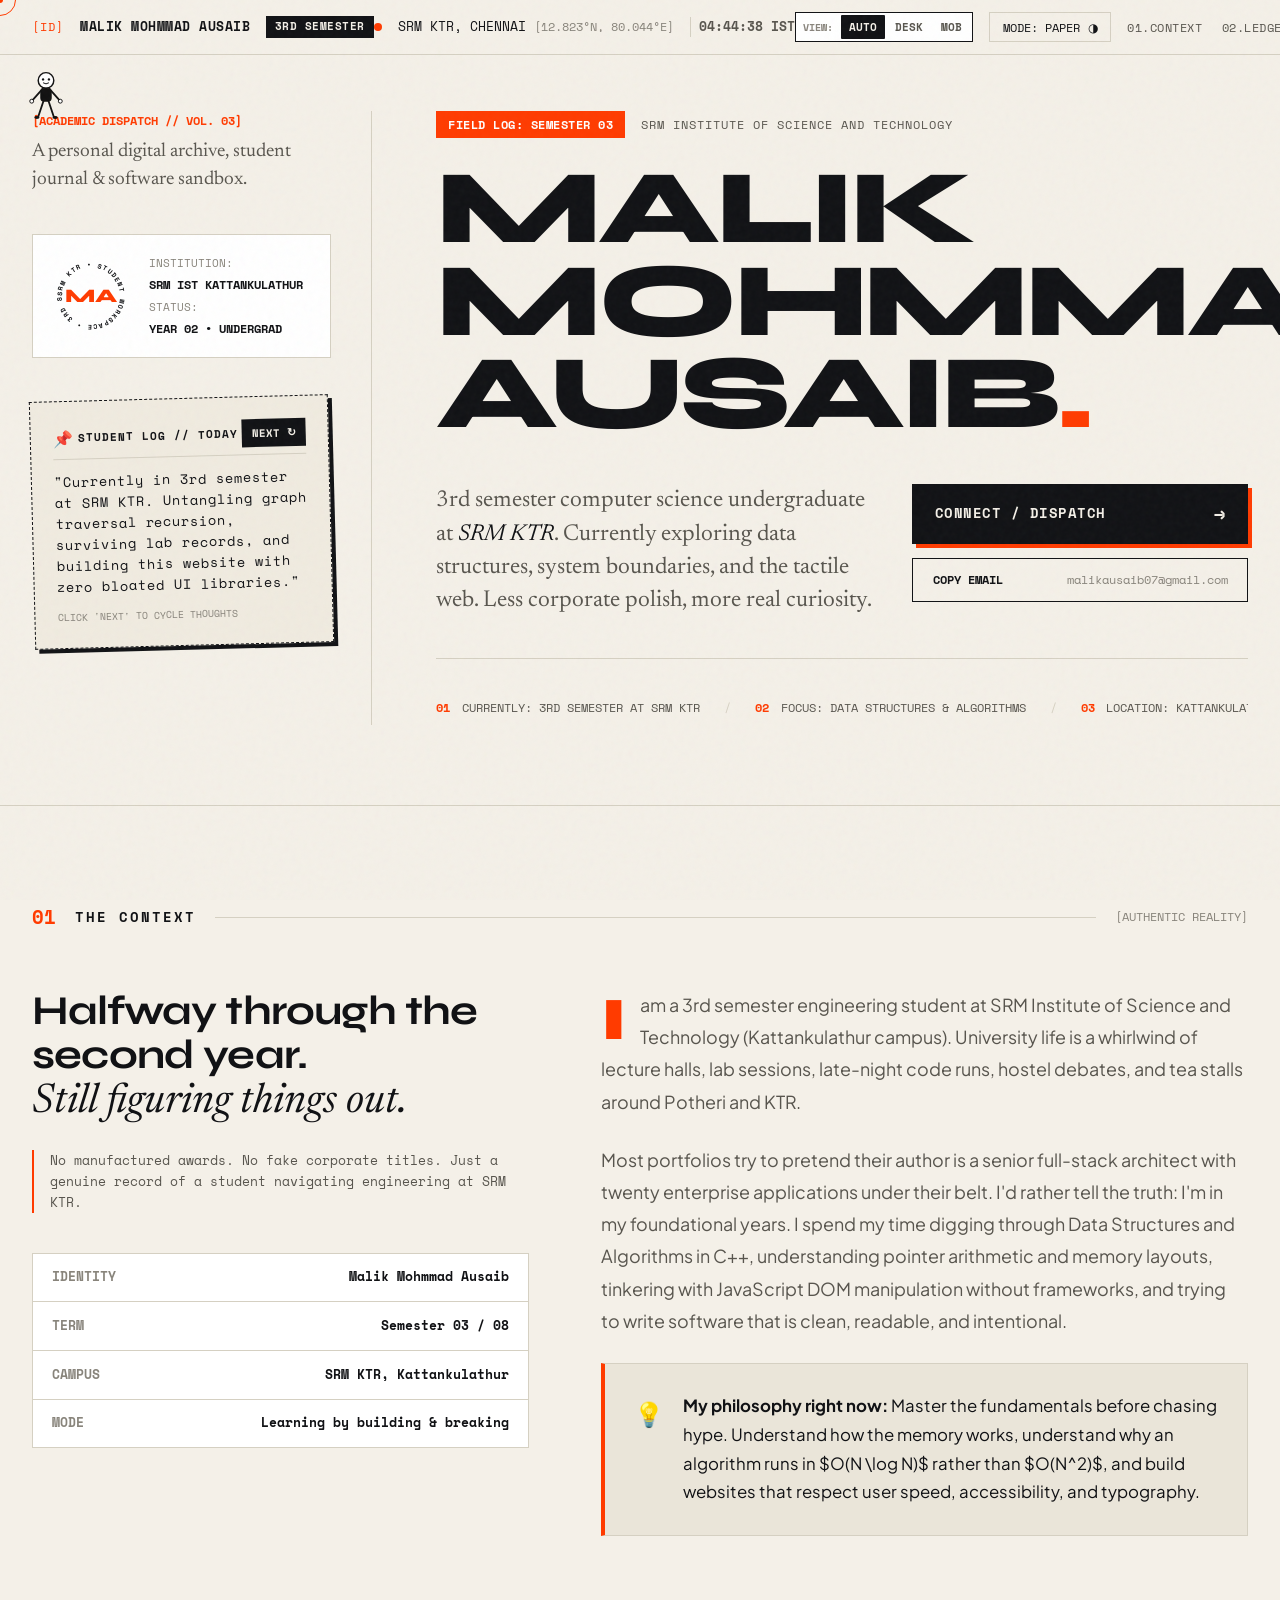
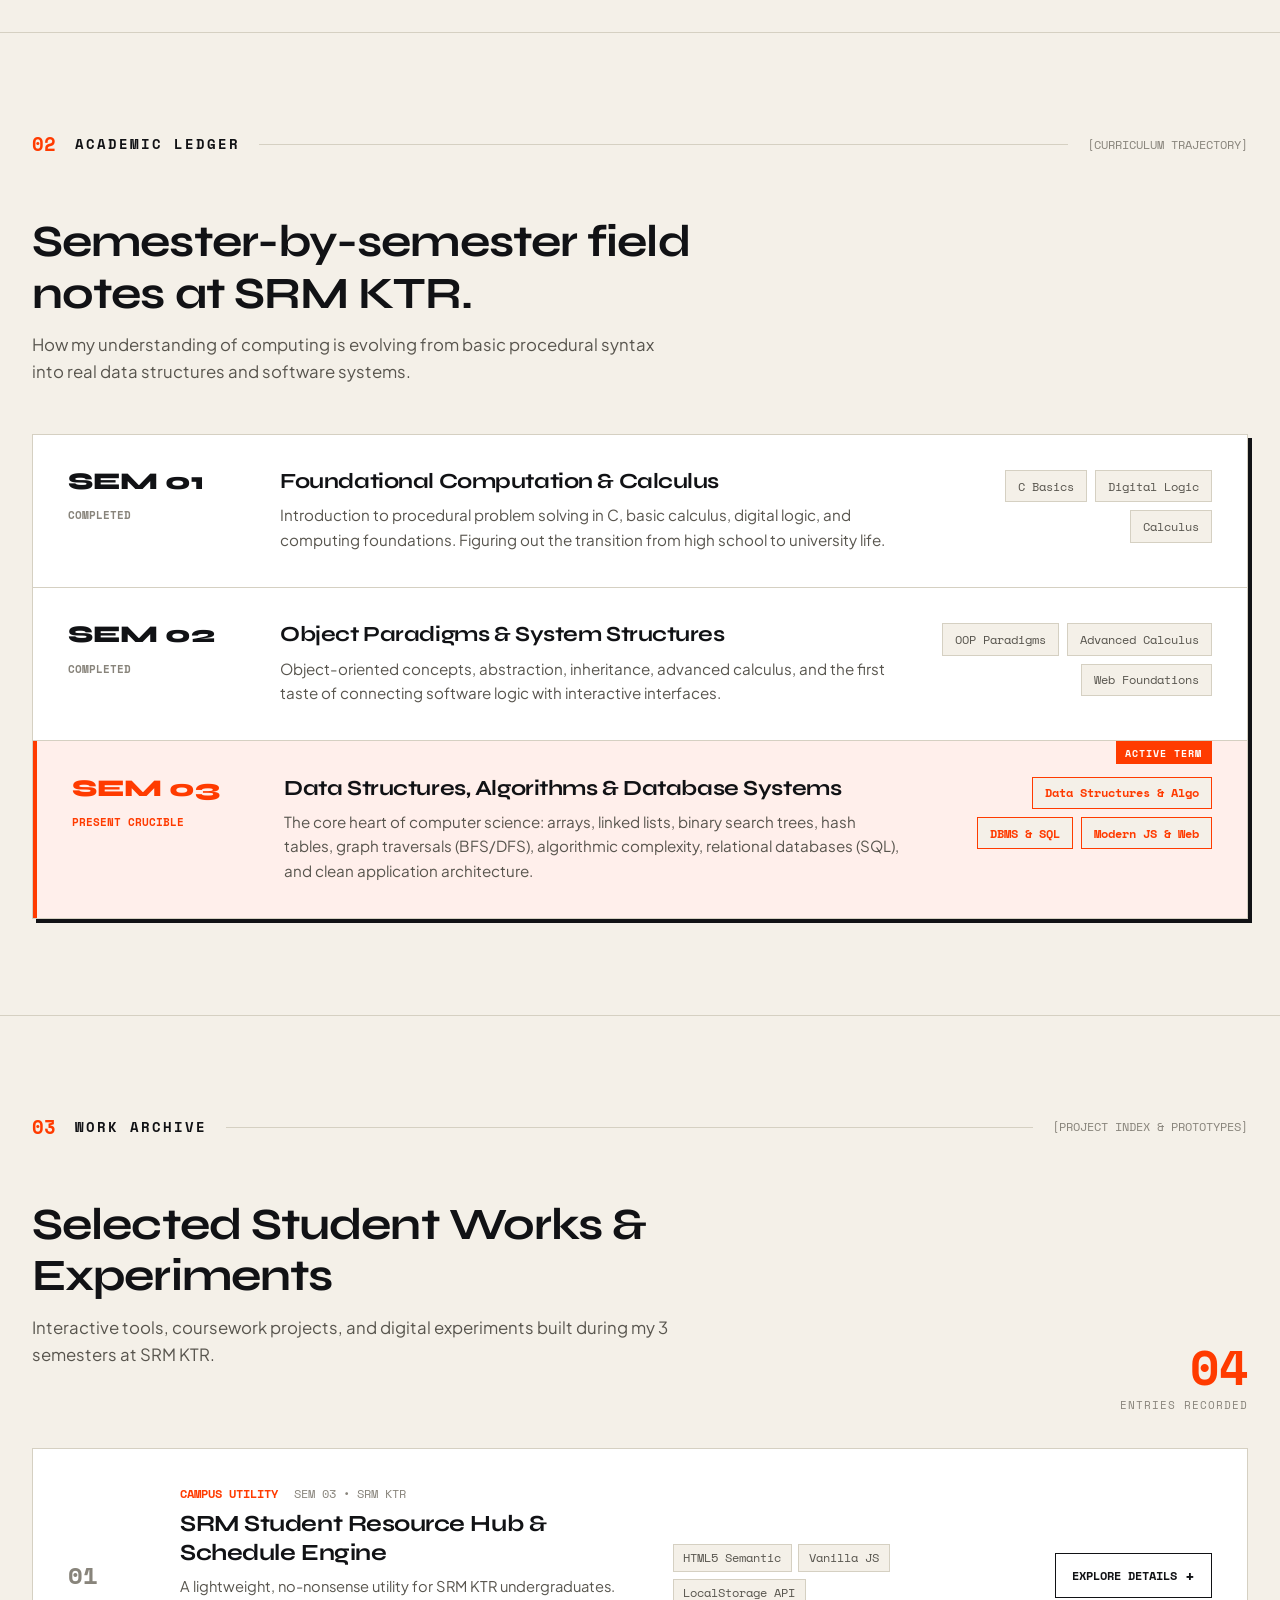
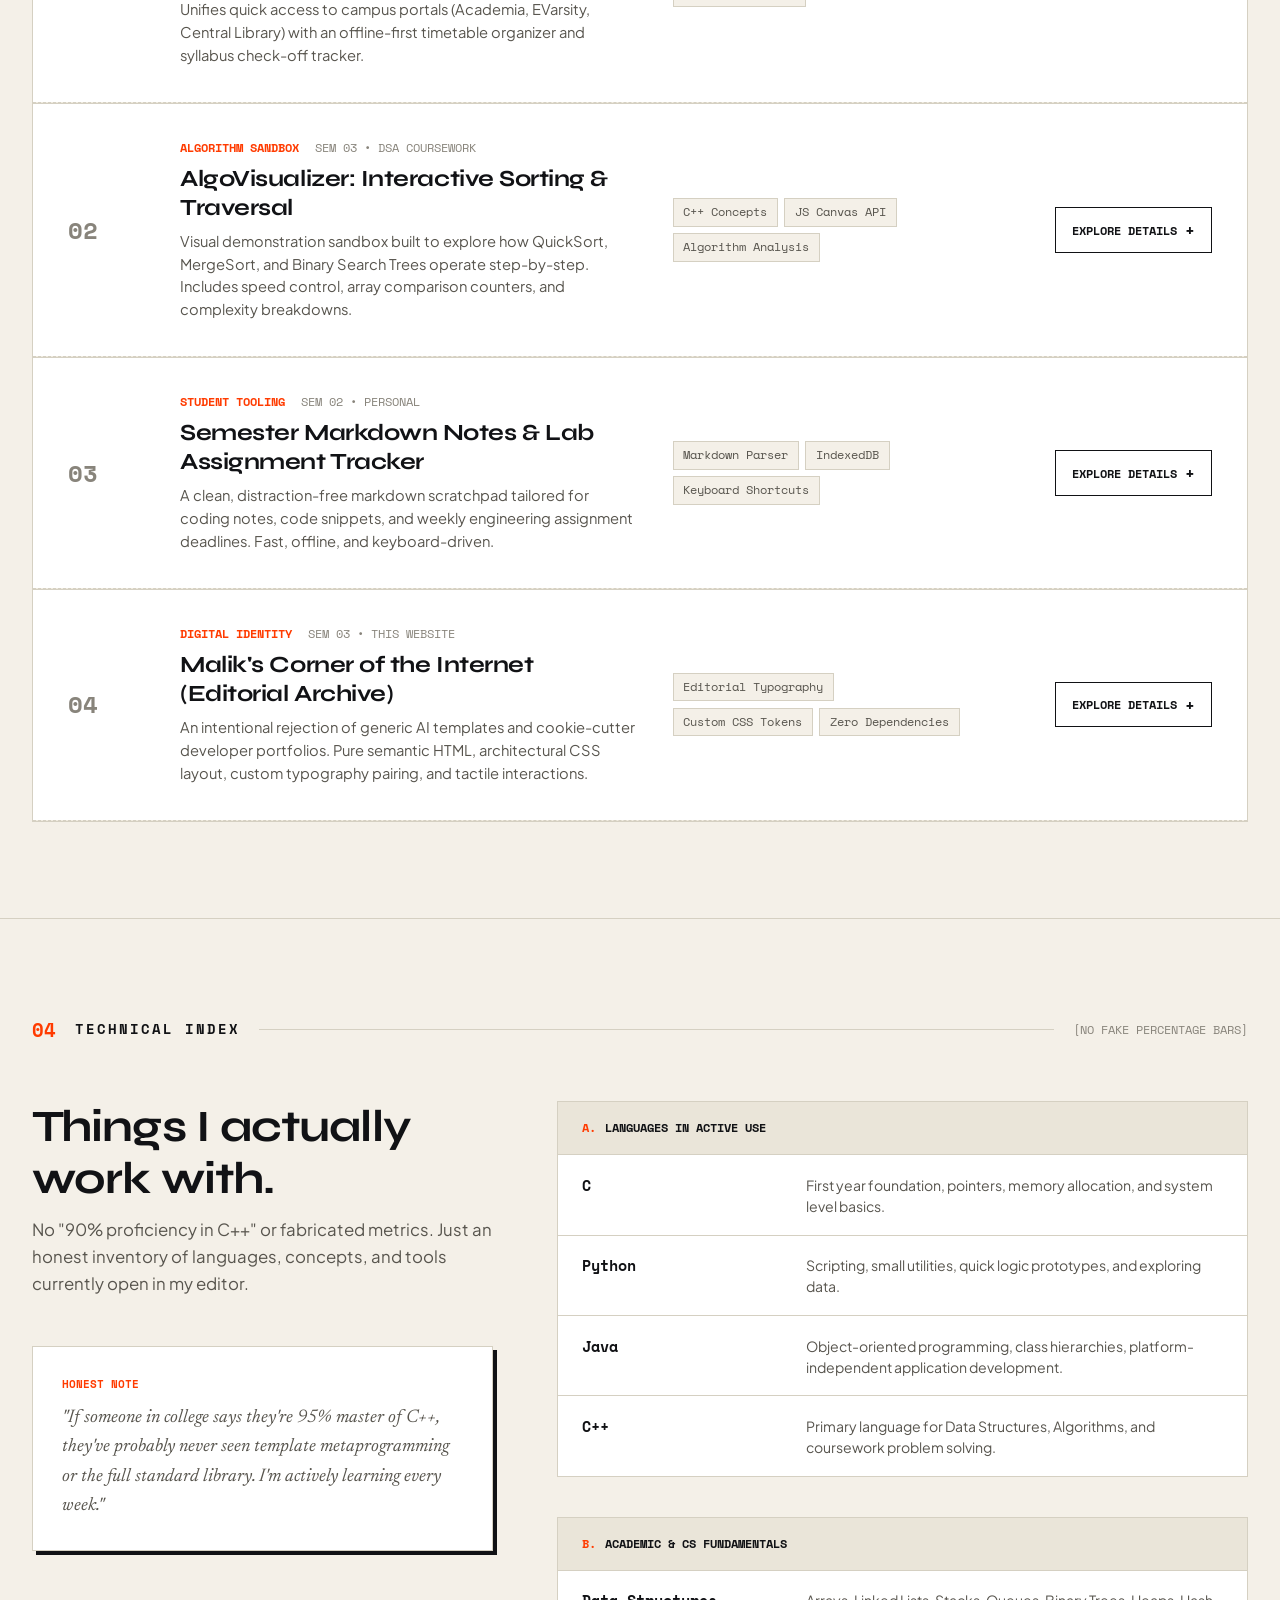
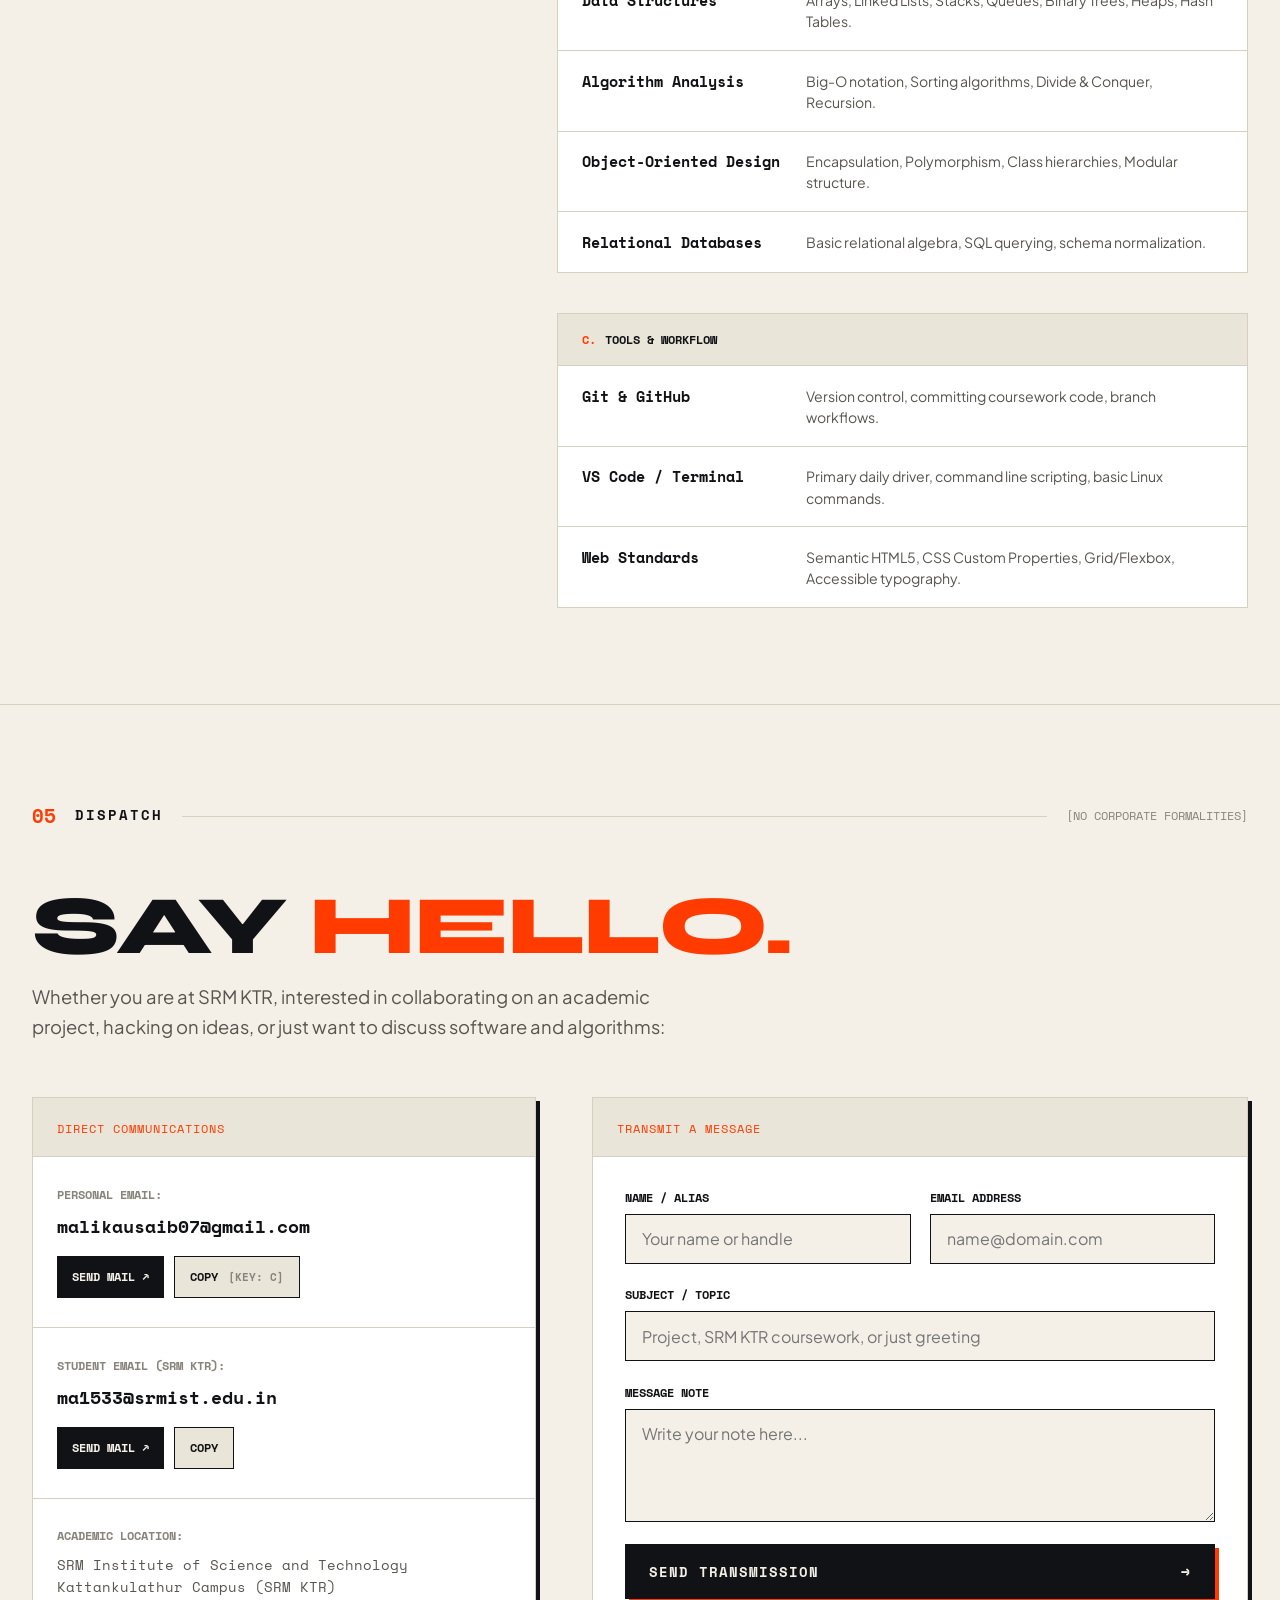
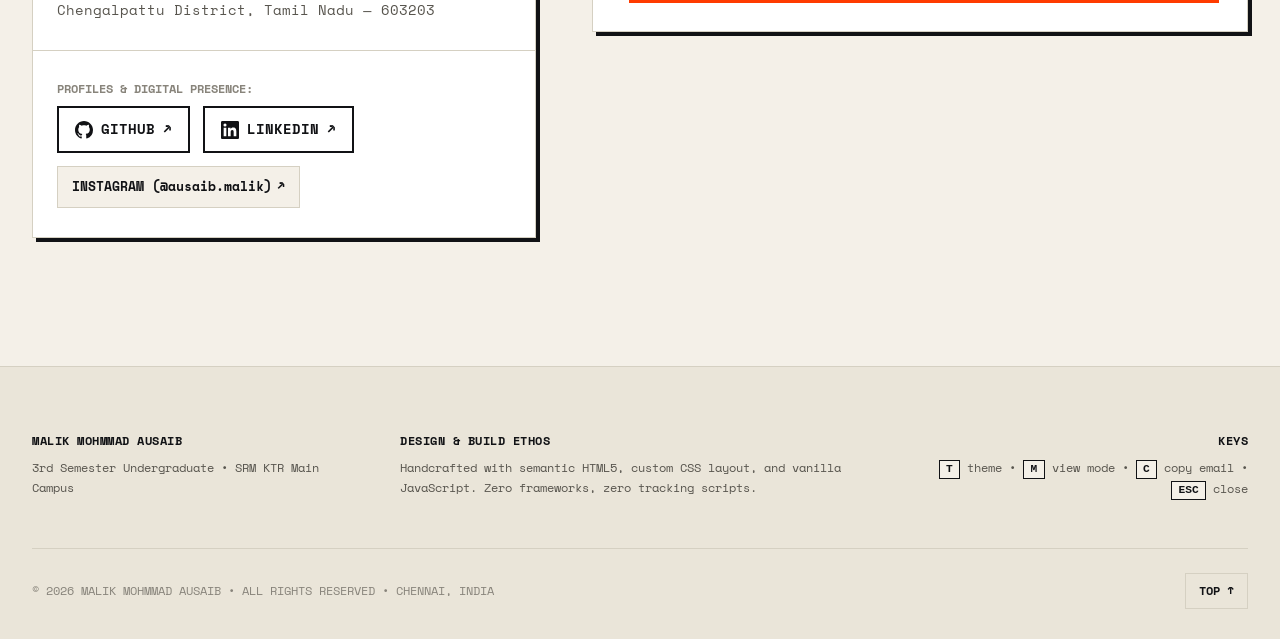
<file: malik-ausaib-portfolio/index.html>
<!DOCTYPE html>
<html lang="en" data-theme="paper">

<head>
  <meta charset="UTF-8" />
  <meta name="viewport" content="width=device-width, initial-scale=1.0" />
  <title>Malik Mohmmad Ausaib — Student Index • SRM KTR (3rd Sem)</title>
  <meta name="description"
    content="Personal student archive & digital workspace of Malik Mohmmad Ausaib, 3rd semester undergraduate at SRM Institute of Science and Technology, Kattankulathur." />
  <meta name="keywords"
    content="Malik Mohmmad Ausaib, SRM KTR, SRM Institute of Science and Technology, 3rd Semester, Student Portfolio, Editorial Web, Computer Science" />
  <meta name="author" content="Malik Mohmmad Ausaib" />

  <!-- Distinctive Typography: Syne (Display), Newsreader (Editorial Serif), Space Mono (Technical Data), Plus Jakarta Sans (Reading) -->
  <link rel="preconnect" href="https://fonts.googleapis.com" />
  <link rel="preconnect" href="https://fonts.gstatic.com" crossorigin />
  <link
    href="https://fonts.googleapis.com/css2?family=Newsreader:ital,opsz,wght@0,6..72,300;0,6..72,400;1,6..72,300;1,6..72,400&family=Plus+Jakarta+Sans:wght@400;500;600;700&family=Space+Mono:ital,wght@0,400;0,700;1,400&family=Syne:wght@600;700;800&display=swap"
    rel="stylesheet" />

  <link rel="stylesheet" href="style.css" />
</head>

<body>
  <!-- Custom Subtle Cursor Follower -->
  <div class="custom-cursor" id="cursor" aria-hidden="true"></div>
  <div class="cursor-dot" id="cursor-dot" aria-hidden="true"></div>

  <!-- Noise / Paper Texture Overlay -->
  <div class="grain-overlay" aria-hidden="true"></div>

  <!-- Editorial Top Colophon & Status Bar -->
  <header class="top-bar" id="masthead">
    <div class="bar-col left-col">
      <span class="mono-label">[ID]</span>
      <a href="#cover" class="bar-name">MALIK MOHMMAD AUSAIB</a>
      <span class="sem-tag">3RD SEMESTER</span>
    </div>

    <div class="bar-col center-col">
      <span class="location-pulse"></span>
      <span class="location-text">SRM KTR, CHENNAI <span class="mono-coords">[12.823°N, 80.044°E]</span></span>
      <span class="time-readout" id="live-time">--:--:-- IST</span>
    </div>

    <div class="bar-col right-col">
      <!-- Desktop / Mobile Presentation Mode Switcher -->
      <div class="view-mode-control" id="view-mode-control" role="group" aria-label="Device presentation mode switcher">
        <span class="view-mode-label">VIEW:</span>
        <button type="button" class="view-btn active" data-mode="auto"
          title="Automatic viewport responsiveness">AUTO</button>
        <button type="button" class="view-btn" data-mode="desktop" title="Desktop editorial layout">DESK</button>
        <button type="button" class="view-btn" data-mode="mobile" title="Mobile deliberate layout">MOB</button>
      </div>

      <!-- Theme Switcher -->
      <button class="theme-toggle-btn" id="theme-toggle" aria-label="Toggle Paper / Ink Theme">
        <span class="toggle-mode-text">MODE: PAPER</span>
        <span class="toggle-icon">◑</span>
      </button>

      <!-- Desktop Quick Jump Links -->
      <nav class="quick-nav" aria-label="Quick jump">
        <a href="#context" class="q-link">01.CONTEXT</a>
        <a href="#ledger" class="q-link">02.LEDGER</a>
        <a href="#archive" class="q-link">03.ARCHIVE</a>
        <a href="#tools" class="q-link">04.INDEX</a>
        <a href="#dispatch" class="q-link">05.DISPATCH</a>
      </nav>

      <!-- Mobile Menu Trigger Button -->
      <button class="mobile-menu-btn" id="mobile-menu-toggle" aria-label="Open Navigation Index" aria-expanded="false"
        aria-controls="mobile-nav-overlay">
        <span class="menu-burger-box">
          <span class="menu-bar"></span>
          <span class="menu-bar"></span>
        </span>
        <span class="menu-btn-label">MENU</span>
      </button>
    </div>
  </header>

  <!-- Mobile Editorial Navigation Overlay Drawer -->
  <div class="mobile-nav-overlay" id="mobile-nav-overlay" aria-hidden="true" role="dialog" aria-modal="true"
    aria-label="Mobile Navigation Index">
    <div class="mobile-nav-panel">
      <div class="mobile-nav-header">
        <div class="mobile-nav-id">
          <span class="mono-label">[INDEX // DISPATCH]</span>
          <span class="mobile-id-name">MALIK MOHMMAD AUSAIB</span>
          <span class="mobile-id-sub">3RD SEM • SRM KTR</span>
        </div>
        <button class="mobile-nav-close" id="mobile-nav-close" aria-label="Close navigation overlay">
          <span class="close-label">CLOSE</span>
          <span class="close-symbol">✕</span>
        </button>
      </div>

      <nav class="mobile-nav-links" id="mobile-menu-links">
        <a href="#context" class="mob-link">
          <span class="mob-link-num">01</span>
          <div class="mob-link-text">
            <span class="mob-link-title">THE CONTEXT</span>
            <span class="mob-link-meta">Authentic undergraduate reality</span>
          </div>
          <span class="mob-arrow">→</span>
        </a>

        <a href="#ledger" class="mob-link">
          <span class="mob-link-num">02</span>
          <div class="mob-link-text">
            <span class="mob-link-title">ACADEMIC LEDGER</span>
            <span class="mob-link-meta">Semester logbook & curriculum</span>
          </div>
          <span class="mob-arrow">→</span>
        </a>

        <a href="#archive" class="mob-link">
          <span class="mob-link-num">03</span>
          <div class="mob-link-text">
            <span class="mob-link-title">WORK ARCHIVE</span>
            <span class="mob-link-meta">Selected student prototypes</span>
          </div>
          <span class="mob-arrow">→</span>
        </a>

        <a href="#tools" class="mob-link">
          <span class="mob-link-num">04</span>
          <div class="mob-link-text">
            <span class="mob-link-title">TECHNICAL INDEX</span>
            <span class="mob-link-meta">Languages, tools & coursework</span>
          </div>
          <span class="mob-arrow">→</span>
        </a>

        <a href="#dispatch" class="mob-link">
          <span class="mob-link-num">05</span>
          <div class="mob-link-text">
            <span class="mob-link-title">DISPATCH / CONTACT</span>
            <span class="mob-link-meta">Direct student communication</span>
          </div>
          <span class="mob-arrow">→</span>
        </a>
      </nav>

      <div class="mobile-nav-actions">
        <div class="mob-actions-heading">
          <span class="mono-label">DIRECT CHANNELS</span>
        </div>
        <div class="mob-email-cards">
          <a href="mailto:malikausaib07@gmail.com" class="mob-email-card">
            <span class="mob-card-type">PERSONAL EMAIL</span>
            <span class="mob-card-val">malikausaib07@gmail.com</span>
          </a>
          <a href="mailto:ma1533@srmist.edu.in" class="mob-email-card">
            <span class="mob-card-type">STUDENT EMAIL (SRM KTR)</span>
            <span class="mob-card-val">ma1533@srmist.edu.in</span>
          </a>
        </div>

        <div class="mob-social-grid">
          <a href="https://github.com/malikausaib" target="_blank" rel="noopener noreferrer" class="mob-social-btn mob-social-prominent">
            <svg class="social-icon" viewBox="0 0 24 24" fill="currentColor" width="16" height="16" aria-hidden="true"><path d="M12 0C5.37 0 0 5.37 0 12c0 5.31 3.435 9.795 8.205 11.385.6.105.825-.255.825-.57 0-.285-.015-1.23-.015-2.235-3.015.555-3.795-.735-4.035-1.41-.135-.345-.72-1.41-1.23-1.695-.42-.225-1.02-.78-.015-.795.945-.015 1.62.87 1.845 1.23 1.08 1.815 2.805 1.305 3.495.99.105-.78.42-1.305.765-1.605-2.67-.3-5.46-1.335-5.46-5.925 0-1.305.465-2.385 1.23-3.225-.12-.3-.54-1.53.12-3.18 0 0 1.005-.315 3.3 1.23.96-.27 1.98-.405 3-.405s2.04.135 3 .405c2.295-1.56 3.3-1.23 3.3-1.23.66 1.65.24 2.88.12 3.18.765.84 1.23 1.905 1.23 3.225 0 4.605-2.805 5.625-5.475 5.925.435.375.81 1.095.81 2.22 0 1.605-.015 2.895-.015 3.3 0 .315.225.69.825.57A12.02 12.02 0 0024 12c0-6.63-5.37-12-12-12z"/></svg>
            <span>GITHUB</span>
            <span>↗</span>
          </a>
          <a href="https://www.linkedin.com/in/malik-mohammad-ausaib-23ab72248/" target="_blank"
            rel="noopener noreferrer" class="mob-social-btn mob-social-prominent">
            <svg class="social-icon" viewBox="0 0 24 24" fill="currentColor" width="16" height="16" aria-hidden="true"><path d="M20.447 20.452h-3.554v-5.569c0-1.328-.027-3.037-1.852-3.037-1.853 0-2.136 1.445-2.136 2.939v5.667H9.351V9h3.414v1.561h.046c.477-.9 1.637-1.85 3.37-1.85 3.601 0 4.267 2.37 4.267 5.455v6.286zM5.337 7.433a2.062 2.062 0 01-2.063-2.065 2.064 2.064 0 112.063 2.065zm1.782 13.019H3.555V9h3.564v11.452zM22.225 0H1.771C.792 0 0 .774 0 1.729v20.542C0 23.227.792 24 1.771 24h20.451C23.2 24 24 23.227 24 22.271V1.729C24 .774 23.2 0 22.222 0h.003z"/></svg>
            <span>LINKEDIN</span>
            <span>↗</span>
          </a>
          <a href="https://instagram.com/ausaib.malik" target="_blank" rel="noopener noreferrer" class="mob-social-btn">
            <span>INSTAGRAM</span>
            <span>↗</span>
          </a>
        </div>

        <div class="mob-status-bar">
          <span>SRM KTR • CHENNAI</span>
          <span class="mob-time-val" id="mob-live-time">--:--:-- IST</span>
        </div>
      </div>
    </div>
  </div>

  <main>
    <!-- Animated Scroll Character (Left Side) -->
    <div class="scroll-character is-hanging" id="scroll-character" aria-hidden="true">
      <svg viewBox="0 0 60 100" fill="none" xmlns="http://www.w3.org/2000/svg" class="character-svg">
        <!-- Head -->
        <circle class="char-head" cx="30" cy="16" r="12" fill="#fff" stroke="#111" stroke-width="2.2"/>
        <!-- Eyes -->
        <circle class="char-eye char-eye-l" cx="25.5" cy="14.5" r="1.8" fill="#111"/>
        <circle class="char-eye char-eye-r" cx="34.5" cy="14.5" r="1.8" fill="#111"/>
        <!-- Mouth -->
        <path class="char-mouth" d="M26 20 Q30 23 34 20" stroke="#111" stroke-width="1.5" fill="none" stroke-linecap="round"/>
        <!-- Body / Torso -->
        <rect class="char-body" x="22" y="28" width="16" height="20" rx="4" fill="#111" stroke="#111" stroke-width="1.5"/>
        <!-- Left Arm -->
        <line class="char-arm char-arm-l" x1="22" y1="32" x2="8" y2="48" stroke="#111" stroke-width="2.8" stroke-linecap="round"/>
        <!-- Right Arm -->
        <line class="char-arm char-arm-r" x1="38" y1="32" x2="52" y2="48" stroke="#111" stroke-width="2.8" stroke-linecap="round"/>
        <!-- Left Leg -->
        <line class="char-leg char-leg-l" x1="26" y1="48" x2="18" y2="72" stroke="#111" stroke-width="2.8" stroke-linecap="round"/>
        <!-- Right Leg -->
        <line class="char-leg char-leg-r" x1="34" y1="48" x2="42" y2="72" stroke="#111" stroke-width="2.8" stroke-linecap="round"/>
        <!-- Left Foot -->
        <ellipse class="char-foot char-foot-l" cx="16" cy="73" rx="4" ry="2.2" fill="#111"/>
        <!-- Right Foot -->
        <ellipse class="char-foot char-foot-r" cx="44" cy="73" rx="4" ry="2.2" fill="#111"/>
        <!-- Left Hand (for grabbing) -->
        <circle class="char-hand char-hand-l" cx="8" cy="48" r="3" fill="#fff" stroke="#111" stroke-width="1.5"/>
        <!-- Right Hand (for grabbing) -->
        <circle class="char-hand char-hand-r" cx="52" cy="48" r="3" fill="#fff" stroke="#111" stroke-width="1.5"/>
      </svg>
    </div>
    <!-- Section 00: The Editorial Cover / Masthead -->
    <section class="cover-section" id="cover">
      <div class="cover-grid">
        <!-- Left Side: Editorial Details & Marginalia -->
        <div class="cover-marginalia">
          <div class="meta-block">
            <span class="meta-kicker">[ACADEMIC DISPATCH // VOL. 03]</span>
            <p class="meta-tagline">
              A personal digital archive, student journal & software sandbox.
            </p>
          </div>

          <div class="stamp-box">
            <div class="stamp-circle">
              <svg viewBox="0 0 100 100" class="rotating-text-svg">
                <path id="circlePath" d="M 50, 50 m -37, 0 a 37,37 0 1,1 74,0 a 37,37 0 1,1 -74,0" fill="transparent" />
                <text>
                  <textPath xlink:href="#circlePath">SRM KTR • STUDENT WORKSPACE • 3RD SEM •</textPath>
                </text>
              </svg>
              <span class="stamp-center">MA</span>
            </div>
            <div class="stamp-details">
              <span class="mono-sm">INSTITUTION:</span>
              <span class="bold-sm">SRM IST KATTANKULATHUR</span>
              <span class="mono-sm">STATUS:</span>
              <span class="bold-sm">YEAR 02 • UNDERGRAD</span>
            </div>
          </div>

          <!-- Interactive Student Sticky Scratchpad -->
          <div class="student-scratchpad" id="scratchpad">
            <div class="scratchpad-header">
              <span class="scratchpad-pin">📌</span>
              <span class="scratchpad-title">STUDENT LOG // TODAY</span>
              <button class="scratchpad-cycle-btn" id="cycle-note-btn" title="Cycle through student thoughts">NEXT
                ↻</button>
            </div>
            <p class="scratchpad-content" id="scratchpad-text">
              "Currently in 3rd semester at SRM KTR. Untangling graph traversal recursion, surviving lab records, and
              building this website with zero bloated UI libraries."
            </p>
            <div class="scratchpad-footer">
              <span class="scratchpad-meta">CLICK 'NEXT' TO CYCLE THOUGHTS</span>
            </div>
          </div>
        </div>

        <!-- Right Side: Massive Typographic Statement & Key Identity -->
        <div class="cover-hero-body">
          <div class="kicker-row">
            <span class="kicker-pill">FIELD LOG: SEMESTER 03</span>
            <span class="kicker-note">SRM INSTITUTE OF SCIENCE AND TECHNOLOGY</span>
          </div>

          <h1 class="monumental-name">
            <span class="name-line line-1">MALIK</span>
            <span class="name-line line-2" style="white-space: nowrap;">MOHMMAD</span>
            <span class="name-line line-3">AUSAIB<span class="period">.</span></span>
          </h1>

          <div class="cover-sub-bar">
            <p class="cover-statement">
              3rd semester computer science undergraduate at <em>SRM KTR</em>.
              Currently exploring data structures, system boundaries, and the tactile web.
              Less corporate polish, more real curiosity.
            </p>

            <div class="cover-actions">
              <a href="#dispatch" class="btn-editorial">
                <span>CONNECT / DISPATCH</span>
                <span class="arrow">→</span>
              </a>
              <button class="btn-text-copy" id="quick-email-copy" data-email="malikausaib07@gmail.com">
                <span class="copy-label">COPY EMAIL</span>
                <span class="mono-email">malikausaib07@gmail.com</span>
              </button>
            </div>
          </div>

          <div class="ticker-strip">
            <div class="ticker-item"><span>01</span> CURRENTLY: 3RD SEMESTER AT SRM KTR</div>
            <div class="ticker-divider">/</div>
            <div class="ticker-item"><span>02</span> FOCUS: DATA STRUCTURES & ALGORITHMS</div>
            <div class="ticker-divider">/</div>
            <div class="ticker-item"><span>03</span> LOCATION: KATTANKULATHUR, CHENNAI</div>
            <div class="ticker-divider">/</div>
            <div class="ticker-item"><span>04</span> STACK: C, PYTHON, JAVA, C++</div>
          </div>
        </div>
      </div>
    </section>

    <!-- Section 01: The Situation / Real Student Context -->
    <section class="editorial-section" id="context">
      <div class="section-marker">
        <span class="marker-num">01</span>
        <span class="marker-title">THE CONTEXT</span>
        <span class="marker-line"></span>
        <span class="marker-tag">[AUTHENTIC REALITY]</span>
      </div>

      <div class="context-grid">
        <div class="context-aside">
          <h2 class="editorial-heading">
            Halfway through the second year.<br />
            <em>Still figuring things out.</em>
          </h2>
          <p class="aside-caption">
            No manufactured awards. No fake corporate titles. Just a genuine record of a student navigating engineering
            at SRM KTR.
          </p>

          <div class="vital-specs">
            <div class="spec-row">
              <span class="spec-key">IDENTITY</span>
              <span class="spec-val">Malik Mohmmad Ausaib</span>
            </div>
            <div class="spec-row">
              <span class="spec-key">TERM</span>
              <span class="spec-val">Semester 03 / 08</span>
            </div>
            <div class="spec-row">
              <span class="spec-key">CAMPUS</span>
              <span class="spec-val">SRM KTR, Kattankulathur</span>
            </div>
            <div class="spec-row">
              <span class="spec-key">MODE</span>
              <span class="spec-val">Learning by building & breaking</span>
            </div>
          </div>
        </div>

        <div class="context-narrative">
          <div class="narrative-paragraph drop-cap-para">
            I am a 3rd semester engineering student at SRM Institute of Science and Technology (Kattankulathur campus).
            University life is a whirlwind of lecture halls, lab sessions, late-night code runs, hostel debates, and tea
            stalls around Potheri and KTR.
          </div>
          <div class="narrative-paragraph">
            Most portfolios try to pretend their author is a senior full-stack architect with twenty enterprise
            applications under their belt. I'd rather tell the truth: I'm in my foundational years. I spend my time
            digging through Data Structures and Algorithms in C++, understanding pointer arithmetic and memory layouts,
            tinkering with JavaScript DOM manipulation without frameworks, and trying to write software that is clean,
            readable, and intentional.
          </div>
          <div class="narrative-paragraph highlight-box">
            <span class="box-icon">💡</span>
            <p>
              <strong>My philosophy right now:</strong> Master the fundamentals before chasing hype. Understand how the
              memory works, understand why an algorithm runs in $O(N \log N)$ rather than $O(N^2)$, and build websites
              that respect user speed, accessibility, and typography.
            </p>
          </div>
        </div>
      </div>
    </section>

    <!-- Section 02: Academic Ledger / Semester Logbook -->
    <section class="editorial-section" id="ledger">
      <div class="section-marker">
        <span class="marker-num">02</span>
        <span class="marker-title">ACADEMIC LEDGER</span>
        <span class="marker-line"></span>
        <span class="marker-tag">[CURRICULUM TRAJECTORY]</span>
      </div>

      <div class="ledger-intro">
        <h2 class="sub-editorial-title">Semester-by-semester field notes at SRM KTR.</h2>
        <p class="sub-editorial-desc">
          How my understanding of computing is evolving from basic procedural syntax into real data structures and
          software systems.
        </p>
      </div>

      <div class="ledger-table">
        <!-- Row 01 -->
        <div class="ledger-row completed">
          <div class="ledger-col-sem">
            <span class="sem-badge">SEM 01</span>
            <span class="sem-status">COMPLETED</span>
          </div>
          <div class="ledger-col-focus">
            <h3>Foundational Computation & Calculus</h3>
            <p>Introduction to procedural problem solving in C, basic calculus, digital logic, and computing
              foundations. Figuring out the transition from high school to university life.</p>
          </div>
          <div class="ledger-col-artifacts">
            <span class="artifact-tag">C Basics</span>
            <span class="artifact-tag">Digital Logic</span>
            <span class="artifact-tag">Calculus</span>
          </div>
        </div>

        <!-- Row 02 -->
        <div class="ledger-row completed">
          <div class="ledger-col-sem">
            <span class="sem-badge">SEM 02</span>
            <span class="sem-status">COMPLETED</span>
          </div>
          <div class="ledger-col-focus">
            <h3>Object Paradigms & System Structures</h3>
            <p>Object-oriented concepts, abstraction, inheritance, advanced calculus, and the first taste
              of connecting software logic with interactive interfaces.</p>
          </div>
          <div class="ledger-col-artifacts">
            <span class="artifact-tag">OOP Paradigms</span>
            <span class="artifact-tag">Advanced Calculus</span>
            <span class="artifact-tag">Web Foundations</span>
          </div>
        </div>

        <!-- Row 03 (Active Term!) -->
        <div class="ledger-row current active-ledger-row">
          <div class="current-indicator">ACTIVE TERM</div>
          <div class="ledger-col-sem">
            <span class="sem-badge current-sem">SEM 03</span>
            <span class="sem-status in-progress">PRESENT CRUCIBLE</span>
          </div>
          <div class="ledger-col-focus">
            <h3>Data Structures, Algorithms & Database Systems</h3>
            <p>The core heart of computer science: arrays, linked lists, binary search trees, hash tables, graph
              traversals (BFS/DFS), algorithmic complexity, relational databases (SQL), and clean application
              architecture.</p>
          </div>
          <div class="ledger-col-artifacts">
            <span class="artifact-tag highlight">Data Structures & Algo</span>
            <span class="artifact-tag highlight">DBMS & SQL</span>
            <span class="artifact-tag highlight">Modern JS & Web</span>
          </div>
        </div>


      </div>
    </section>

    <!-- Section 03: The Work & Experiments Archive -->
    <section class="editorial-section" id="archive">
      <div class="section-marker">
        <span class="marker-num">03</span>
        <span class="marker-title">WORK ARCHIVE</span>
        <span class="marker-line"></span>
        <span class="marker-tag">[PROJECT INDEX & PROTOTYPES]</span>
      </div>

      <div class="archive-header-row">
        <div>
          <h2 class="sub-editorial-title">Selected Student Works & Experiments</h2>
          <p class="sub-editorial-desc">Interactive tools, coursework projects, and digital experiments built during my
            3 semesters at SRM KTR.</p>
        </div>
        <div class="archive-counter">
          <span class="count-num">04</span>
          <span class="count-label">ENTRIES RECORDED</span>
        </div>
      </div>

      <!-- Editorial Index List (Not generic cards!) -->
      <div class="archive-list">
        <!-- Entry 01 -->
        <article class="archive-entry" data-index="01">
          <div class="entry-main-row">
            <div class="entry-col-num">01</div>
            <div class="entry-col-info">
              <div class="entry-meta">
                <span class="entry-type">CAMPUS UTILITY</span>
                <span class="entry-term">SEM 03 • SRM KTR</span>
              </div>
              <h3 class="entry-title">SRM Student Resource Hub & Schedule Engine</h3>
              <p class="entry-brief">
                A lightweight, no-nonsense utility for SRM KTR undergraduates. Unifies quick access to campus portals
                (Academia, EVarsity, Central Library) with an offline-first timetable organizer and syllabus check-off
                tracker.
              </p>
            </div>
            <div class="entry-col-tech">
              <span>HTML5 Semantic</span>
              <span>Vanilla JS</span>
              <span>LocalStorage API</span>
            </div>
            <div class="entry-col-action">
              <button class="entry-expand-btn" aria-expanded="false" onclick="toggleEntryDetails(this)">
                <span class="btn-text">EXPLORE DETAILS</span>
                <span class="btn-symbol">+</span>
              </button>
            </div>
          </div>
          <div class="entry-drawer">
            <div class="drawer-inner">
              <div class="drawer-block">
                <h4>THE MOTIVATION</h4>
                <p>Navigating different SRM portals between lectures on mobile networks was frustratingly slow. Built
                  this lightweight single-file web tool to store timetable sessions locally and provide immediate 1-tap
                  links without authentication timeouts.</p>
              </div>
              <div class="drawer-block">
                <h4>WHAT I LEARNED</h4>
                <p>Handling client-side persistence with LocalStorage, designing for mobile viewport constraints, and
                  avoiding bulky third-party CSS dependencies.</p>
              </div>
            </div>
          </div>
        </article>

        <!-- Entry 02 -->
        <article class="archive-entry" data-index="02">
          <div class="entry-main-row">
            <div class="entry-col-num">02</div>
            <div class="entry-col-info">
              <div class="entry-meta">
                <span class="entry-type">ALGORITHM SANDBOX</span>
                <span class="entry-term">SEM 03 • DSA COURSEWORK</span>
              </div>
              <h3 class="entry-title">AlgoVisualizer: Interactive Sorting & Traversal</h3>
              <p class="entry-brief">
                Visual demonstration sandbox built to explore how QuickSort, MergeSort, and Binary Search Trees operate
                step-by-step. Includes speed control, array comparison counters, and complexity breakdowns.
              </p>
            </div>
            <div class="entry-col-tech">
              <span>C++ Concepts</span>
              <span>JS Canvas API</span>
              <span>Algorithm Analysis</span>
            </div>
            <div class="entry-col-action">
              <button class="entry-expand-btn" aria-expanded="false" onclick="toggleEntryDetails(this)">
                <span class="btn-text">EXPLORE DETAILS</span>
                <span class="btn-symbol">+</span>
              </button>
            </div>
          </div>
          <div class="entry-drawer">
            <div class="drawer-inner">
              <div class="drawer-block">
                <h4>THE MOTIVATION</h4>
                <p>Understanding recursion trees and partition logic in QuickSort was difficult purely through static
                  blackboard diagrams in class. Building the visualizer helped lock in invariant states.</p>
              </div>
              <div class="drawer-block">
                <h4>WHAT I LEARNED</h4>
                <p>Timing functions in asynchronous JavaScript, asynchronous step queues, and mapping algorithmic
                  operations to HTML5 Canvas frame renders.</p>
              </div>
            </div>
          </div>
        </article>

        <!-- Entry 03 -->
        <article class="archive-entry" data-index="03">
          <div class="entry-main-row">
            <div class="entry-col-num">03</div>
            <div class="entry-col-info">
              <div class="entry-meta">
                <span class="entry-type">STUDENT TOOLING</span>
                <span class="entry-term">SEM 02 • PERSONAL</span>
              </div>
              <h3 class="entry-title">Semester Markdown Notes & Lab Assignment Tracker</h3>
              <p class="entry-brief">
                A clean, distraction-free markdown scratchpad tailored for coding notes, code snippets, and weekly
                engineering assignment deadlines. Fast, offline, and keyboard-driven.
              </p>
            </div>
            <div class="entry-col-tech">
              <span>Markdown Parser</span>
              <span>IndexedDB</span>
              <span>Keyboard Shortcuts</span>
            </div>
            <div class="entry-col-action">
              <button class="entry-expand-btn" aria-expanded="false" onclick="toggleEntryDetails(this)">
                <span class="btn-text">EXPLORE DETAILS</span>
                <span class="btn-symbol">+</span>
              </button>
            </div>
          </div>
          <div class="entry-drawer">
            <div class="drawer-inner">
              <div class="drawer-block">
                <h4>THE MOTIVATION</h4>
                <p>Commercial note apps are overloaded with bloat and slow load times. I needed something that opened in
                  50 milliseconds during laboratory sessions to paste code snippets.</p>
              </div>
              <div class="drawer-block">
                <h4>WHAT I LEARNED</h4>
                <p>Building custom regex-based markdown parsers, managing browser tab focus, and local file exports via
                  JavaScript Blob API.</p>
              </div>
            </div>
          </div>
        </article>

        <!-- Entry 04 -->
        <article class="archive-entry" data-index="04">
          <div class="entry-main-row">
            <div class="entry-col-num">04</div>
            <div class="entry-col-info">
              <div class="entry-meta">
                <span class="entry-type">DIGITAL IDENTITY</span>
                <span class="entry-term">SEM 03 • THIS WEBSITE</span>
              </div>
              <h3 class="entry-title">Malik's Corner of the Internet (Editorial Archive)</h3>
              <p class="entry-brief">
                An intentional rejection of generic AI templates and cookie-cutter developer portfolios. Pure semantic
                HTML, architectural CSS layout, custom typography pairing, and tactile interactions.
              </p>
            </div>
            <div class="entry-col-tech">
              <span>Editorial Typography</span>
              <span>Custom CSS Tokens</span>
              <span>Zero Dependencies</span>
            </div>
            <div class="entry-col-action">
              <button class="entry-expand-btn" aria-expanded="false" onclick="toggleEntryDetails(this)">
                <span class="btn-text">EXPLORE DETAILS</span>
                <span class="btn-symbol">+</span>
              </button>
            </div>
          </div>
          <div class="entry-drawer">
            <div class="drawer-inner">
              <div class="drawer-block">
                <h4>THE MOTIVATION</h4>
                <p>To have an honest personal corner on the web that represents who I actually am as a 3rd semester
                  student at SRM KTR, without the corporate veneer.</p>
              </div>
              <div class="drawer-block">
                <h4>WHAT I LEARNED</h4>
                <p>High-contrast typographic hierarchy, accessible theme flipping, and designing personality-driven
                  interfaces that load under 100ms.</p>
              </div>
            </div>
          </div>
        </article>
      </div>
    </section>

    <!-- Section 04: Technical Index / What I Actually Work With -->
    <section class="editorial-section" id="tools">
      <div class="section-marker">
        <span class="marker-num">04</span>
        <span class="marker-title">TECHNICAL INDEX</span>
        <span class="marker-line"></span>
        <span class="marker-tag">[NO FAKE PERCENTAGE BARS]</span>
      </div>

      <div class="tools-grid">
        <div class="tools-intro">
          <h2 class="sub-editorial-title">Things I actually work with.</h2>
          <p class="sub-editorial-desc">
            No "90% proficiency in C++" or fabricated metrics. Just an honest inventory of languages, concepts, and
            tools currently open in my editor.
          </p>

          <div class="student-quote-card">
            <span class="quote-tag">HONEST NOTE</span>
            <p>"If someone in college says they're 95% master of C++, they've probably never seen template
              metaprogramming or the full standard library. I'm actively learning every week."</p>
          </div>
        </div>

        <div class="tools-directory">
          <!-- Category 1 -->
          <div class="directory-group">
            <div class="group-header">
              <span class="group-num">A.</span>
              <span class="group-name">LANGUAGES IN ACTIVE USE</span>
            </div>
            <div class="group-items">
              <div class="tech-row">
                <span class="tech-name">C</span>
                <span class="tech-annotation">First year foundation, pointers, memory allocation, and system level
                  basics.</span>
              </div>
              <div class="tech-row">
                <span class="tech-name">Python</span>
                <span class="tech-annotation">Scripting, small utilities, quick logic prototypes, and exploring
                  data.</span>
              </div>
              <div class="tech-row">
                <span class="tech-name">Java</span>
                <span class="tech-annotation">Object-oriented programming, class hierarchies, platform-independent
                  application development.</span>
              </div>
              <div class="tech-row">
                <span class="tech-name">C++</span>
                <span class="tech-annotation">Primary language for Data Structures, Algorithms, and coursework problem
                  solving.</span>
              </div>
            </div>
          </div>

          <!-- Category 2 -->
          <div class="directory-group">
            <div class="group-header">
              <span class="group-num">B.</span>
              <span class="group-name">ACADEMIC & CS FUNDAMENTALS</span>
            </div>
            <div class="group-items">
              <div class="tech-row">
                <span class="tech-name">Data Structures</span>
                <span class="tech-annotation">Arrays, Linked Lists, Stacks, Queues, Binary Trees, Heaps, Hash
                  Tables.</span>
              </div>
              <div class="tech-row">
                <span class="tech-name">Algorithm Analysis</span>
                <span class="tech-annotation">Big-O notation, Sorting algorithms, Divide & Conquer, Recursion.</span>
              </div>
              <div class="tech-row">
                <span class="tech-name">Object-Oriented Design</span>
                <span class="tech-annotation">Encapsulation, Polymorphism, Class hierarchies, Modular structure.</span>
              </div>
              <div class="tech-row">
                <span class="tech-name">Relational Databases</span>
                <span class="tech-annotation">Basic relational algebra, SQL querying, schema normalization.</span>
              </div>
            </div>
          </div>

          <!-- Category 3 -->
          <div class="directory-group">
            <div class="group-header">
              <span class="group-num">C.</span>
              <span class="group-name">TOOLS & WORKFLOW</span>
            </div>
            <div class="group-items">
              <div class="tech-row">
                <span class="tech-name">Git & GitHub</span>
                <span class="tech-annotation">Version control, committing coursework code, branch workflows.</span>
              </div>
              <div class="tech-row">
                <span class="tech-name">VS Code / Terminal</span>
                <span class="tech-annotation">Primary daily driver, command line scripting, basic Linux commands.</span>
              </div>
              <div class="tech-row">
                <span class="tech-name">Web Standards</span>
                <span class="tech-annotation">Semantic HTML5, CSS Custom Properties, Grid/Flexbox, Accessible
                  typography.</span>
              </div>
            </div>
          </div>
        </div>
      </div>
    </section>

    <!-- Section 05: Dispatch / Say Hello -->
    <section class="editorial-section dispatch-section" id="dispatch">
      <div class="section-marker">
        <span class="marker-num">05</span>
        <span class="marker-title">DISPATCH</span>
        <span class="marker-line"></span>
        <span class="marker-tag">[NO CORPORATE FORMALITIES]</span>
      </div>

      <div class="dispatch-container">
        <div class="dispatch-masthead">
          <h2 class="dispatch-big-text">
            SAY <span class="accent-text">HELLO.</span>
          </h2>
          <p class="dispatch-subtitle">
            Whether you are at SRM KTR, interested in collaborating on an academic project, hacking on ideas, or just
            want to discuss software and algorithms:
          </p>
        </div>

        <div class="dispatch-grid">
          <!-- Left: Direct Contact Options -->
          <div class="dispatch-links-card">
            <div class="dispatch-card-header">
              <span class="mono-label">DIRECT COMMUNICATIONS</span>
            </div>

            <!-- Personal Email Box -->
            <div class="email-action-box">
              <span class="box-label">PERSONAL EMAIL:</span>
              <a href="mailto:malikausaib07@gmail.com" class="email-link"
                id="email-personal-link">malikausaib07@gmail.com</a>
              <div class="email-btn-group">
                <a href="mailto:malikausaib07@gmail.com" class="btn-direct-mail" title="Open mail app">SEND MAIL ↗</a>
                <button class="btn-copy-tactile" data-copy="malikausaib07@gmail.com" id="copy-personal-btn"
                  title="Click to copy personal email">
                  <span class="copy-label">COPY</span>
                  <span class="key-shortcut">[KEY: C]</span>
                </button>
              </div>
            </div>

            <!-- Student Email Box -->
            <div class="email-action-box">
              <span class="box-label">STUDENT EMAIL (SRM KTR):</span>
              <a href="mailto:ma1533@srmist.edu.in" class="email-link" id="email-student-link">ma1533@srmist.edu.in</a>
              <div class="email-btn-group">
                <a href="mailto:ma1533@srmist.edu.in" class="btn-direct-mail" title="Open mail app">SEND MAIL ↗</a>
                <button class="btn-copy-tactile" data-copy="ma1533@srmist.edu.in" id="copy-student-btn"
                  title="Click to copy student email">
                  <span class="copy-label">COPY</span>
                </button>
              </div>
            </div>

            <!-- Location & Campus Box -->
            <div class="campus-location-box">
              <span class="box-label">ACADEMIC LOCATION:</span>
              <p class="campus-address">
                SRM Institute of Science and Technology<br />
                Kattankulathur Campus (SRM KTR)<br />
                Chengalpattu District, Tamil Nadu — 603203
              </p>
            </div>

            <!-- Social Links (Exact Accounts Only) -->
            <div class="social-channels">
              <span class="box-label">PROFILES & DIGITAL PRESENCE:</span>
              <div class="social-row">
                <a href="https://github.com/malikausaib" target="_blank" rel="noopener noreferrer"
                  class="social-text-link social-prominent">
                  <span class="social-icon-wrap">
                    <svg class="social-icon" viewBox="0 0 24 24" fill="currentColor" width="18" height="18" aria-hidden="true"><path d="M12 0C5.37 0 0 5.37 0 12c0 5.31 3.435 9.795 8.205 11.385.6.105.825-.255.825-.57 0-.285-.015-1.23-.015-2.235-3.015.555-3.795-.735-4.035-1.41-.135-.345-.72-1.41-1.23-1.695-.42-.225-1.02-.78-.015-.795.945-.015 1.62.87 1.845 1.23 1.08 1.815 2.805 1.305 3.495.99.105-.78.42-1.305.765-1.605-2.67-.3-5.46-1.335-5.46-5.925 0-1.305.465-2.385 1.23-3.225-.12-.3-.54-1.53.12-3.18 0 0 1.005-.315 3.3 1.23.96-.27 1.98-.405 3-.405s2.04.135 3 .405c2.295-1.56 3.3-1.23 3.3-1.23.66 1.65.24 2.88.12 3.18.765.84 1.23 1.905 1.23 3.225 0 4.605-2.805 5.625-5.475 5.925.435.375.81 1.095.81 2.22 0 1.605-.015 2.895-.015 3.3 0 .315.225.69.825.57A12.02 12.02 0 0024 12c0-6.63-5.37-12-12-12z"/></svg>
                  </span>
                  <span>GITHUB</span>
                  <span class="arrow-diag">↗</span>
                </a>
                <a href="https://www.linkedin.com/in/malik-mohammad-ausaib-23ab72248/" target="_blank"
                  rel="noopener noreferrer" class="social-text-link social-prominent">
                  <span class="social-icon-wrap">
                    <svg class="social-icon" viewBox="0 0 24 24" fill="currentColor" width="18" height="18" aria-hidden="true"><path d="M20.447 20.452h-3.554v-5.569c0-1.328-.027-3.037-1.852-3.037-1.853 0-2.136 1.445-2.136 2.939v5.667H9.351V9h3.414v1.561h.046c.477-.9 1.637-1.85 3.37-1.85 3.601 0 4.267 2.37 4.267 5.455v6.286zM5.337 7.433a2.062 2.062 0 01-2.063-2.065 2.064 2.064 0 112.063 2.065zm1.782 13.019H3.555V9h3.564v11.452zM22.225 0H1.771C.792 0 0 .774 0 1.729v20.542C0 23.227.792 24 1.771 24h20.451C23.2 24 24 23.227 24 22.271V1.729C24 .774 23.2 0 22.222 0h.003z"/></svg>
                  </span>
                  <span>LINKEDIN</span>
                  <span class="arrow-diag">↗</span>
                </a>
                <a href="https://instagram.com/ausaib.malik" target="_blank" rel="noopener noreferrer"
                  class="social-text-link">
                  <span>INSTAGRAM (@ausaib.malik)</span>
                  <span class="arrow-diag">↗</span>
                </a>
              </div>
            </div>
          </div>

          <!-- Right: Minimalist Message Form -->
          <div class="dispatch-form-card">
            <div class="dispatch-card-header">
              <span class="mono-label">TRANSMIT A MESSAGE</span>
            </div>

            <form class="minimal-form" id="student-contact-form">
              <div class="form-row">
                <div class="form-field">
                  <label for="form-name">NAME / ALIAS</label>
                  <input type="text" id="form-name" name="name" placeholder="Your name or handle" required />
                </div>
                <div class="form-field">
                  <label for="form-email">EMAIL ADDRESS</label>
                  <input type="email" id="form-email" name="email" placeholder="name@domain.com" required />
                </div>
              </div>

              <div class="form-field">
                <label for="form-subject">SUBJECT / TOPIC</label>
                <input type="text" id="form-subject" name="subject"
                  placeholder="Project, SRM KTR coursework, or just greeting" required />
              </div>

              <div class="form-field">
                <label for="form-message">MESSAGE NOTE</label>
                <textarea id="form-message" name="message" rows="4" placeholder="Write your note here..."
                  required></textarea>
              </div>

              <button type="submit" class="btn-submit-editorial" id="form-submit-btn">
                <span>SEND TRANSMISSION</span>
                <span class="btn-arrow">→</span>
              </button>

              <div class="form-toast" id="form-toast" role="status" aria-live="polite"></div>
            </form>
          </div>
        </div>
      </div>
    </section>
  </main>

  <!-- Editorial Colophon Footer -->
  <footer class="colophon-footer">
    <div class="colophon-inner">
      <div class="colophon-block">
        <span class="colophon-title">MALIK MOHMMAD AUSAIB</span>
        <p class="colophon-desc">3rd Semester Undergraduate • SRM KTR Main Campus</p>
      </div>

      <div class="colophon-block">
        <span class="colophon-title">DESIGN & BUILD ETHOS</span>
        <p class="colophon-desc">Handcrafted with semantic HTML5, custom CSS layout, and vanilla JavaScript. Zero
          frameworks, zero tracking scripts.</p>
      </div>

      <div class="colophon-block text-right">
        <span class="colophon-title">KEYS</span>
        <p class="colophon-desc"><kbd>T</kbd> theme • <kbd>M</kbd> view mode • <kbd>C</kbd> copy email • <kbd>ESC</kbd>
          close</p>
      </div>
    </div>
    <div class="colophon-bottom">
      <span>© 2026 MALIK MOHMMAD AUSAIB • ALL RIGHTS RESERVED • CHENNAI, INDIA</span>
      <a href="#cover" class="back-to-top">TOP ↑</a>
    </div>
  </footer>

  <!-- Notification Banner -->
  <div class="tactile-banner" id="banner" role="alert" aria-live="polite">
    <span class="banner-dot"></span>
    <span class="banner-text" id="banner-text">Email address copied to clipboard.</span>
  </div>

  <script src="app.js"></script>
</body>

</html>
</file>
<file: style.css>
/* ==========================================================================
   Malik Mohmmad Ausaib — Student Workspace & Digital Identity
   Style: Editorial Archive • Warm Paper / Obsidian Ink • Asymmetric Brutalism
   SRM KTR • 3rd Semester
   Deliberate Desktop ↔ Mobile Responsive Architecture
   ========================================================================== */

:root {
  /* Theme: Paper (Default) */
  --bg-canvas: #f4f0e8;
  --bg-surface: #eae5d9;
  --bg-card: #ffffff;
  --bg-card-tint: #f0ebe0;
  --text-ink: #111215;
  --text-secondary: #58554e;
  --text-muted: #88847b;
  --rule: #d5d0c2;
  --rule-dark: #111215;

  /* Signature Accent */
  --accent: #ff3b00;
  /* Electric Vermilion */
  --accent-tint: rgba(255, 59, 0, 0.08);
  --accent-contrast: #ffffff;

  /* Typography */
  --font-display: 'Syne', -apple-system, sans-serif;
  --font-serif: 'Newsreader', Georgia, serif;
  --font-mono: 'Space Mono', monospace;
  --font-sans: 'Plus Jakarta Sans', -apple-system, sans-serif;

  /* Shadows & Tactile Borders */
  --shadow-hard: 4px 4px 0 var(--text-ink);
  --shadow-hard-lg: 8px 8px 0 var(--text-ink);
  --shadow-hard-accent: 4px 4px 0 var(--accent);

  /* Transitions */
  --ease-snappy: cubic-bezier(0.16, 1, 0.3, 1);
  --speed: 0.25s;

  /* Layout Consts */
  --header-height: 60px;
}

/* Invert Mode: Obsidian Ink */
[data-theme="ink"] {
  --bg-canvas: #0c0d10;
  --bg-surface: #14161c;
  --bg-card: #181a22;
  --bg-card-tint: #1c1e28;
  --text-ink: #f2efe7;
  --text-secondary: #a29e94;
  --text-muted: #6e6a62;
  --rule: #262933;
  --rule-dark: #f2efe7;

  --accent: #ff4714;
  --accent-tint: rgba(255, 71, 20, 0.15);
  --accent-contrast: #0c0d10;

  --shadow-hard: 4px 4px 0 var(--accent);
  --shadow-hard-lg: 8px 8px 0 var(--accent);
  --shadow-hard-accent: 4px 4px 0 #ffffff;
}

/* Reset & Global Overflow Protection */
*,
*::before,
*::after {
  box-sizing: border-box;
  margin: 0;
  padding: 0;
}

html {
  scroll-behavior: smooth;
  font-size: 16px;
  width: 100%;
  max-width: 100%;
  overflow-x: hidden;
}

body {
  background-color: var(--bg-canvas);
  color: var(--text-ink);
  font-family: var(--font-sans);
  line-height: 1.6;
  width: 100%;
  max-width: 100%;
  overflow-x: hidden;
  position: relative;
  transition: background-color 0.35s ease, color 0.35s ease;
  cursor: default;
  -webkit-text-size-adjust: 100%;
}

/* Subtle Grain / Newsprint texture */
.grain-overlay {
  position: fixed;
  inset: 0;
  pointer-events: none;
  z-index: 9999;
  opacity: 0.035;
  background-image: url("data:image/svg+xml,%3Csvg viewBox='0 0 200 200' xmlns='http://www.w3.org/2000/svg'%3E%3Cfilter id='noiseFilter'%3E%3CfeTurbulence type='fractalNoise' baseFrequency='0.8' numOctaves='3' stitchTiles='stitch'/%3E%3C/filter%3E%3Crect width='100%25' height='100%25' filter='url(%23noiseFilter)'/%3E%3C/svg%3E");
}

/* Custom Minimal Dot Cursor */
.custom-cursor {
  position: fixed;
  top: 0;
  left: 0;
  width: 32px;
  height: 32px;
  border: 1px solid var(--accent);
  border-radius: 50%;
  pointer-events: none;
  z-index: 10000;
  transform: translate(-50%, -50%);
  transition: width 0.2s, height 0.2s, border-color 0.2s, opacity 0.2s;
  display: none;
}

.cursor-dot {
  position: fixed;
  top: 0;
  left: 0;
  width: 6px;
  height: 6px;
  background: var(--accent);
  border-radius: 50%;
  pointer-events: none;
  z-index: 10001;
  transform: translate(-50%, -50%);
  display: none;
}

@media (pointer: fine) {

  .custom-cursor,
  .cursor-dot {
    display: block;
  }
}

/* Typography Utilities */
h1,
h2,
h3,
h4 {
  font-family: var(--font-display);
  font-weight: 700;
  line-height: 1.1;
  letter-spacing: -0.02em;
}

em {
  font-family: var(--font-serif);
  font-weight: 400;
  font-style: italic;
  letter-spacing: 0;
}

.mono-label {
  font-family: var(--font-mono);
  font-size: 0.72rem;
  text-transform: uppercase;
  letter-spacing: 1px;
  color: var(--accent);
}

.mono-sm {
  font-family: var(--font-mono);
  font-size: 0.7rem;
  color: var(--text-muted);
}

.bold-sm {
  font-family: var(--font-mono);
  font-size: 0.75rem;
  font-weight: 700;
  color: var(--text-ink);
}

/* ==========================================================================
   Editorial Top Bar / Colophon
   ========================================================================== */
.top-bar {
  position: sticky;
  top: 0;
  left: 0;
  width: 100%;
  background: var(--bg-canvas);
  border-bottom: 1px solid var(--rule);
  padding: 0.75rem 2rem;
  display: flex;
  align-items: center;
  justify-content: space-between;
  z-index: 100;
  font-family: var(--font-mono);
  font-size: 0.8rem;
  transition: border-color 0.35s ease, background-color 0.35s ease;
  box-sizing: border-box;
}

.bar-col {
  display: flex;
  align-items: center;
  gap: 1rem;
}

.bar-name {
  font-weight: 700;
  text-decoration: none;
  color: var(--text-ink);
  letter-spacing: 0.5px;
  white-space: nowrap;
}

.bar-name:hover {
  color: var(--accent);
}

.sem-tag {
  background: var(--text-ink);
  color: var(--bg-canvas);
  padding: 0.15rem 0.55rem;
  font-size: 0.68rem;
  font-weight: 700;
  letter-spacing: 0.5px;
  white-space: nowrap;
}

.location-pulse {
  width: 8px;
  height: 8px;
  background: var(--accent);
  border-radius: 50%;
  animation: pulseDot 2s infinite;
  flex-shrink: 0;
}

@keyframes pulseDot {
  0% {
    transform: scale(0.9);
    opacity: 0.8;
  }

  50% {
    transform: scale(1.3);
    opacity: 1;
  }

  100% {
    transform: scale(0.9);
    opacity: 0.8;
  }
}

.location-text {
  white-space: nowrap;
}

.mono-coords {
  color: var(--text-muted);
  font-size: 0.72rem;
}

.time-readout {
  color: var(--text-secondary);
  font-weight: 700;
  padding-left: 0.5rem;
  border-left: 1px solid var(--rule);
  white-space: nowrap;
}

/* Desktop / Mobile Presentation View Switcher */
.view-mode-control {
  display: inline-flex;
  align-items: center;
  border: 1px solid var(--rule-dark);
  background: var(--bg-card);
  padding: 2px;
  gap: 2px;
}

.view-mode-label {
  font-family: var(--font-mono);
  font-size: 0.65rem;
  font-weight: 700;
  color: var(--text-muted);
  padding: 0 0.35rem;
  user-select: none;
}

.view-btn {
  background: transparent;
  border: none;
  font-family: var(--font-mono);
  font-size: 0.68rem;
  font-weight: 700;
  color: var(--text-secondary);
  padding: 0.25rem 0.5rem;
  cursor: pointer;
  transition: all var(--speed);
  border-radius: 1px;
}

.view-btn:hover {
  color: var(--text-ink);
  background: var(--bg-surface);
}

.view-btn.active {
  background: var(--text-ink);
  color: var(--bg-canvas);
}

/* Theme Switcher Button */
.theme-toggle-btn {
  background: transparent;
  border: 1px solid var(--rule);
  padding: 0.35rem 0.8rem;
  font-family: var(--font-mono);
  font-size: 0.72rem;
  cursor: pointer;
  color: var(--text-ink);
  display: flex;
  align-items: center;
  gap: 0.5rem;
  transition: all var(--speed);
  white-space: nowrap;
}

.theme-toggle-btn:hover {
  border-color: var(--text-ink);
  background: var(--text-ink);
  color: var(--bg-canvas);
}

.quick-nav {
  display: flex;
  gap: 1.2rem;
}

.q-link {
  color: var(--text-secondary);
  text-decoration: none;
  font-size: 0.75rem;
  letter-spacing: 0.5px;
  transition: color var(--speed);
  position: relative;
  white-space: nowrap;
}

.q-link:hover {
  color: var(--accent);
}

/* Mobile Menu Button */
.mobile-menu-btn {
  display: none;
  align-items: center;
  gap: 0.5rem;
  background: var(--text-ink);
  color: var(--bg-canvas);
  border: none;
  font-family: var(--font-mono);
  font-size: 0.75rem;
  font-weight: 700;
  padding: 0.45rem 0.85rem;
  cursor: pointer;
  letter-spacing: 0.5px;
  min-height: 40px;
  transition: all var(--speed);
}

.mobile-menu-btn:hover,
.mobile-menu-btn.is-active {
  background: var(--accent);
  color: #fff;
}

.menu-burger-box {
  display: flex;
  flex-direction: column;
  gap: 4px;
  width: 14px;
}

.menu-bar {
  display: block;
  width: 100%;
  height: 2px;
  background: currentColor;
  transition: all var(--speed);
}

/* ==========================================================================
   Mobile Editorial Navigation Overlay Drawer
   ========================================================================== */
.mobile-nav-overlay {
  position: fixed;
  inset: 0;
  background: rgba(17, 18, 21, 0.65);
  backdrop-filter: blur(8px);
  -webkit-backdrop-filter: blur(8px);
  z-index: 10002;
  opacity: 0;
  pointer-events: none;
  transition: opacity 0.3s var(--ease-snappy);
  display: flex;
  justify-content: flex-end;
}

.mobile-nav-overlay.open {
  opacity: 1;
  pointer-events: auto;
}

.mobile-nav-panel {
  width: 100%;
  max-width: 440px;
  height: 100%;
  background: var(--bg-canvas);
  border-left: 2px solid var(--text-ink);
  display: flex;
  flex-direction: column;
  overflow-y: auto;
  transform: translateX(100%);
  transition: transform 0.35s var(--ease-snappy);
  box-sizing: border-box;
}

.mobile-nav-overlay.open .mobile-nav-panel {
  transform: translateX(0);
}

.mobile-nav-header {
  display: flex;
  justify-content: space-between;
  align-items: center;
  padding: 1.25rem 1.5rem;
  border-bottom: 1px solid var(--rule);
  background: var(--bg-surface);
}

.mobile-nav-id {
  display: flex;
  flex-direction: column;
  gap: 0.15rem;
}

.mobile-id-name {
  font-family: var(--font-display);
  font-size: 0.95rem;
  font-weight: 800;
  letter-spacing: -0.01em;
}

.mobile-id-sub {
  font-family: var(--font-mono);
  font-size: 0.68rem;
  color: var(--text-muted);
}

.mobile-nav-close {
  background: var(--text-ink);
  color: var(--bg-canvas);
  border: none;
  font-family: var(--font-mono);
  font-size: 0.75rem;
  font-weight: 700;
  padding: 0.5rem 0.85rem;
  cursor: pointer;
  display: inline-flex;
  align-items: center;
  gap: 0.4rem;
  min-height: 44px;
}

.mobile-nav-close:hover {
  background: var(--accent);
  color: #fff;
}

.mobile-nav-links {
  display: flex;
  flex-direction: column;
  padding: 1rem 0;
  flex-grow: 1;
}

.mob-link {
  display: flex;
  align-items: center;
  gap: 1.2rem;
  padding: 1.1rem 1.5rem;
  border-bottom: 1px solid var(--rule);
  text-decoration: none;
  color: var(--text-ink);
  transition: background-color var(--speed), padding-left var(--speed);
  min-height: 60px;
}

.mob-link:hover,
.mob-link:focus {
  background: var(--bg-surface);
  padding-left: 1.8rem;
}

.mob-link-num {
  font-family: var(--font-mono);
  font-size: 1.1rem;
  font-weight: 800;
  color: var(--accent);
}

.mob-link-text {
  display: flex;
  flex-direction: column;
  gap: 0.15rem;
  flex-grow: 1;
}

.mob-link-title {
  font-family: var(--font-display);
  font-size: 1.1rem;
  font-weight: 700;
  line-height: 1.2;
}

.mob-link-meta {
  font-family: var(--font-mono);
  font-size: 0.7rem;
  color: var(--text-muted);
}

.mob-arrow {
  font-size: 1.1rem;
  color: var(--text-muted);
  transition: transform var(--speed), color var(--speed);
}

.mob-link:hover .mob-arrow {
  color: var(--accent);
  transform: translateX(4px);
}

.mobile-nav-actions {
  padding: 1.5rem;
  background: var(--bg-surface);
  border-top: 1px solid var(--rule);
  display: flex;
  flex-direction: column;
  gap: 1.2rem;
}

.mob-email-cards {
  display: flex;
  flex-direction: column;
  gap: 0.6rem;
}

.mob-email-card {
  display: flex;
  flex-direction: column;
  gap: 0.2rem;
  padding: 0.75rem 1rem;
  border: 1px solid var(--rule);
  background: var(--bg-card);
  text-decoration: none;
  transition: all var(--speed);
}

.mob-email-card:hover {
  border-color: var(--accent);
}

.mob-card-type {
  font-family: var(--font-mono);
  font-size: 0.65rem;
  font-weight: 700;
  color: var(--accent);
}

.mob-card-val {
  font-family: var(--font-mono);
  font-size: 0.85rem;
  font-weight: 700;
  color: var(--text-ink);
  word-break: break-all;
}

.mob-social-grid {
  display: grid;
  grid-template-columns: repeat(3, 1fr);
  gap: 0.5rem;
}

.mob-social-btn {
  display: flex;
  justify-content: center;
  align-items: center;
  gap: 0.3rem;
  padding: 0.65rem 0.4rem;
  background: var(--bg-card);
  border: 1px solid var(--rule);
  color: var(--text-ink);
  text-decoration: none;
  font-family: var(--font-mono);
  font-size: 0.72rem;
  font-weight: 700;
  transition: all var(--speed);
  min-height: 44px;
}

.mob-social-btn:hover {
  background: var(--text-ink);
  color: var(--bg-canvas);
  border-color: var(--text-ink);
}

.mob-status-bar {
  display: flex;
  justify-content: space-between;
  font-family: var(--font-mono);
  font-size: 0.68rem;
  color: var(--text-muted);
  padding-top: 0.5rem;
  border-top: 1px dashed var(--rule);
}

.mob-time-val {
  color: var(--accent);
  font-weight: 700;
}

/* ==========================================================================
   Section 00: Cover / Masthead
   ========================================================================== */
.cover-section {
  padding: 3.5rem 2rem 5rem;
  border-bottom: 1px solid var(--rule);
  position: relative;
  width: 100%;
  box-sizing: border-box;
}

.cover-grid {
  display: grid;
  grid-template-columns: 340px 1fr;
  gap: 4rem;
  max-width: 1400px;
  margin: 0 auto;
  width: 100%;
}

/* Marginalia (Left column) */
.cover-marginalia {
  display: flex;
  flex-direction: column;
  gap: 2.5rem;
  border-right: 1px solid var(--rule);
  padding-right: 2.5rem;
}

.meta-kicker {
  font-family: var(--font-mono);
  font-size: 0.75rem;
  font-weight: 700;
  color: var(--accent);
  display: block;
  margin-bottom: 0.5rem;
}

.meta-tagline {
  font-family: var(--font-serif);
  font-size: 1.2rem;
  color: var(--text-secondary);
  line-height: 1.45;
}

/* Physical Stamp / Seal */
.stamp-box {
  display: flex;
  align-items: center;
  gap: 1.2rem;
  padding: 1.2rem;
  border: 1px solid var(--rule);
  background: var(--bg-card);
  position: relative;
  width: 100%;
  box-sizing: border-box;
}

.stamp-circle {
  width: 78px;
  height: 78px;
  position: relative;
  flex-shrink: 0;
}

.rotating-text-svg {
  width: 100%;
  height: 100%;
  animation: rotateSeal 25s linear infinite;
  transform-origin: center;
}

.rotating-text-svg text {
  font-family: var(--font-mono);
  font-size: 8.5px;
  fill: var(--text-ink);
  letter-spacing: 1.5px;
  font-weight: 700;
}

@keyframes rotateSeal {
  100% {
    transform: rotate(360deg);
  }
}

.stamp-center {
  position: absolute;
  top: 50%;
  left: 50%;
  transform: translate(-50%, -50%);
  font-family: var(--font-display);
  font-weight: 800;
  font-size: 1.2rem;
  color: var(--accent);
}

.stamp-details {
  display: flex;
  flex-direction: column;
  gap: 0.2rem;
}

/* Student Sticky Scratchpad */
.student-scratchpad {
  background: var(--bg-card-tint);
  border: 1px dashed var(--rule-dark);
  padding: 1.4rem;
  transform: rotate(-1.5deg);
  transition: transform 0.3s var(--ease-snappy), box-shadow 0.3s var(--ease-snappy);
  box-shadow: var(--shadow-hard);
  position: relative;
  width: 100%;
  box-sizing: border-box;
}

.student-scratchpad:hover {
  transform: rotate(0deg) translateY(-2px);
}

.scratchpad-header {
  display: flex;
  justify-content: space-between;
  align-items: center;
  margin-bottom: 0.75rem;
  padding-bottom: 0.4rem;
  border-bottom: 1px solid var(--rule);
}

.scratchpad-pin {
  font-size: 1rem;
}

.scratchpad-title {
  font-family: var(--font-mono);
  font-size: 0.7rem;
  font-weight: 700;
  letter-spacing: 1px;
}

.scratchpad-cycle-btn {
  background: var(--text-ink);
  color: var(--bg-canvas);
  border: none;
  padding: 0.3rem 0.6rem;
  font-family: var(--font-mono);
  font-size: 0.68rem;
  font-weight: 700;
  cursor: pointer;
  min-height: 28px;
}

.scratchpad-cycle-btn:hover {
  background: var(--accent);
  color: #fff;
}

.scratchpad-content {
  font-family: var(--font-mono);
  font-size: 0.85rem;
  line-height: 1.55;
  color: var(--text-ink);
  min-height: 75px;
}

.scratchpad-footer {
  margin-top: 0.75rem;
  font-family: var(--font-mono);
  font-size: 0.62rem;
  color: var(--text-muted);
}

/* Right Side: Monumental Typographic Cover */
.cover-hero-body {
  display: flex;
  flex-direction: column;
  justify-content: space-between;
  min-width: 0;
}

.kicker-row {
  display: flex;
  align-items: center;
  gap: 1rem;
  margin-bottom: 1.5rem;
  flex-wrap: wrap;
}

.kicker-pill {
  font-family: var(--font-mono);
  font-size: 0.75rem;
  font-weight: 700;
  background: var(--accent);
  color: var(--accent-contrast);
  padding: 0.25rem 0.75rem;
  letter-spacing: 0.5px;
}

.kicker-note {
  font-family: var(--font-mono);
  font-size: 0.75rem;
  color: var(--text-secondary);
  letter-spacing: 1px;
}

/* Monumental Name Display */
.monumental-name {
  display: flex;
  flex-direction: column;
  font-size: clamp(3.2rem, 8.2vw, 8.5rem);
  line-height: 0.88;
  font-weight: 800;
  letter-spacing: -0.04em;
  margin-bottom: 2.8rem;
  user-select: none;
  word-break: normal;
  overflow-wrap: break-word;
}

.name-line {
  display: block;
  transition: transform 0.3s var(--ease-snappy), color 0.3s var(--ease-snappy);
}

.name-line:hover {
  color: var(--accent);
  transform: translateX(12px);
}

.monumental-name .period {
  color: var(--accent);
}

/* Cover Sub-Bar */
.cover-sub-bar {
  display: grid;
  grid-template-columns: 1.3fr 1fr;
  gap: 2.5rem;
  align-items: flex-start;
  padding-bottom: 2.5rem;
  border-bottom: 1px solid var(--rule);
  margin-bottom: 2rem;
}

.cover-statement {
  font-family: var(--font-serif);
  font-size: clamp(1.1rem, 1.8vw, 1.55rem);
  line-height: 1.45;
  color: var(--text-secondary);
}

.cover-statement em {
  color: var(--text-ink);
  font-weight: 400;
}

.cover-actions {
  display: flex;
  flex-direction: column;
  gap: 0.85rem;
}

.btn-editorial {
  display: inline-flex;
  align-items: center;
  justify-content: space-between;
  padding: 1rem 1.4rem;
  background: var(--text-ink);
  color: var(--bg-canvas);
  text-decoration: none;
  font-family: var(--font-mono);
  font-weight: 700;
  font-size: 0.85rem;
  letter-spacing: 0.5px;
  box-shadow: var(--shadow-hard-accent);
  transition: all var(--speed) var(--ease-snappy);
  min-height: 48px;
}

.btn-editorial:hover {
  background: var(--accent);
  color: #fff;
  transform: translate(-2px, -2px);
  box-shadow: 6px 6px 0 var(--text-ink);
}

.btn-editorial .arrow {
  font-size: 1.1rem;
  transition: transform var(--speed);
}

.btn-editorial:hover .arrow {
  transform: translateX(4px);
}

.btn-text-copy {
  display: flex;
  justify-content: space-between;
  align-items: center;
  padding: 0.75rem 1.2rem;
  background: transparent;
  border: 1px solid var(--rule-dark);
  font-family: var(--font-mono);
  font-size: 0.75rem;
  color: var(--text-ink);
  cursor: pointer;
  transition: all var(--speed);
  min-height: 44px;
}

.btn-text-copy:hover {
  background: var(--bg-surface);
  border-color: var(--accent);
  color: var(--accent);
}

.copy-label {
  font-weight: 700;
}

.mono-email {
  color: var(--text-muted);
}

/* Horizontal Ticker Strip */
.ticker-strip {
  display: flex;
  align-items: center;
  gap: 1.5rem;
  font-family: var(--font-mono);
  font-size: 0.72rem;
  color: var(--text-secondary);
  overflow-x: auto;
  white-space: nowrap;
  padding: 0.5rem 0;
  -webkit-overflow-scrolling: touch;
  max-width: 100%;
}

.ticker-item span {
  font-weight: 700;
  color: var(--accent);
  margin-right: 0.3rem;
}

.ticker-divider {
  color: var(--rule);
}

/* ==========================================================================
   General Section Markers
   ========================================================================== */
.editorial-section {
  padding: 6rem 2rem;
  max-width: 1400px;
  margin: 0 auto;
  border-bottom: 1px solid var(--rule);
  width: 100%;
  box-sizing: border-box;
}

.section-marker {
  display: flex;
  align-items: center;
  gap: 1.2rem;
  margin-bottom: 3.5rem;
  font-family: var(--font-mono);
  flex-wrap: wrap;
}

.marker-num {
  font-size: 1.2rem;
  font-weight: 700;
  color: var(--accent);
}

.marker-title {
  font-size: 0.85rem;
  font-weight: 700;
  letter-spacing: 2px;
  color: var(--text-ink);
}

.marker-line {
  flex-grow: 1;
  height: 1px;
  background: var(--rule);
  min-width: 40px;
}

.marker-tag {
  font-size: 0.72rem;
  color: var(--text-muted);
}

.sub-editorial-title {
  font-size: clamp(1.8rem, 3.5vw, 3.2rem);
  margin-bottom: 0.8rem;
  max-width: 800px;
  line-height: 1.15;
}

.sub-editorial-desc {
  font-size: 1.05rem;
  color: var(--text-secondary);
  max-width: 650px;
  margin-bottom: 3rem;
}

/* ==========================================================================
   Section 01: Context / The Situation
   ========================================================================== */
.context-grid {
  display: grid;
  grid-template-columns: 1fr 1.3fr;
  gap: 4.5rem;
  align-items: flex-start;
  width: 100%;
}

.editorial-heading {
  font-size: clamp(2rem, 3.2vw, 3.4rem);
  line-height: 1.08;
  margin-bottom: 1.5rem;
}

.aside-caption {
  font-family: var(--font-mono);
  font-size: 0.82rem;
  color: var(--text-secondary);
  line-height: 1.6;
  margin-bottom: 2.5rem;
  padding-left: 1rem;
  border-left: 2px solid var(--accent);
}

.vital-specs {
  border: 1px solid var(--rule);
  background: var(--bg-card);
  width: 100%;
}

.spec-row {
  display: flex;
  justify-content: space-between;
  padding: 0.85rem 1.2rem;
  border-bottom: 1px solid var(--rule);
  font-family: var(--font-mono);
  font-size: 0.8rem;
  gap: 1rem;
}

.spec-row:last-child {
  border-bottom: none;
}

.spec-key {
  color: var(--text-muted);
  font-weight: 600;
  white-space: nowrap;
}

.spec-val {
  color: var(--text-ink);
  font-weight: 700;
  text-align: right;
  word-break: break-word;
}

.context-narrative {
  display: flex;
  flex-direction: column;
  gap: 1.6rem;
  min-width: 0;
}

.narrative-paragraph {
  font-size: 1.12rem;
  line-height: 1.8;
  color: var(--text-secondary);
}

.drop-cap-para::first-letter {
  font-family: var(--font-display);
  font-size: 3.8rem;
  float: left;
  line-height: 0.85;
  margin-right: 0.8rem;
  margin-top: 0.3rem;
  color: var(--accent);
  font-weight: 800;
}

.highlight-box {
  background: var(--bg-surface);
  border: 1px solid var(--rule);
  border-left: 4px solid var(--accent);
  padding: 1.8rem;
  display: flex;
  gap: 1.2rem;
  color: var(--text-ink);
}

.box-icon {
  font-size: 1.5rem;
  flex-shrink: 0;
}

.highlight-box p {
  font-size: 1.05rem;
  line-height: 1.7;
}

/* ==========================================================================
   Section 02: Academic Ledger
   ========================================================================== */
.ledger-table {
  border: 1px solid var(--rule);
  background: var(--bg-card);
  box-shadow: var(--shadow-hard);
  width: 100%;
}

.ledger-row {
  display: grid;
  grid-template-columns: 180px 1fr 280px;
  padding: 2.2rem;
  border-bottom: 1px solid var(--rule);
  gap: 2rem;
  align-items: flex-start;
  position: relative;
  transition: background-color var(--speed);
  width: 100%;
}

.ledger-row:last-child {
  border-bottom: none;
}

.ledger-row:hover {
  background: var(--bg-surface);
}

/* Active 3rd Semester Highlight */
.ledger-row.active-ledger-row {
  background: var(--accent-tint);
  border-left: 4px solid var(--accent);
}

.current-indicator {
  position: absolute;
  top: 0;
  right: 2.2rem;
  background: var(--accent);
  color: #fff;
  font-family: var(--font-mono);
  font-size: 0.65rem;
  font-weight: 700;
  padding: 0.2rem 0.6rem;
  letter-spacing: 1px;
}

.sem-badge {
  display: block;
  font-family: var(--font-display);
  font-size: 1.5rem;
  font-weight: 800;
  color: var(--text-ink);
  line-height: 1;
  margin-bottom: 0.4rem;
}

.sem-badge.current-sem {
  color: var(--accent);
}

.sem-status {
  font-family: var(--font-mono);
  font-size: 0.7rem;
  font-weight: 700;
  color: var(--text-muted);
}

.sem-status.in-progress {
  color: var(--accent);
}

.ledger-col-focus h3 {
  font-size: 1.35rem;
  margin-bottom: 0.6rem;
}

.ledger-col-focus p {
  color: var(--text-secondary);
  font-size: 0.95rem;
  line-height: 1.6;
}

.ledger-col-artifacts {
  display: flex;
  flex-wrap: wrap;
  gap: 0.5rem;
  justify-content: flex-end;
}

.artifact-tag {
  font-family: var(--font-mono);
  font-size: 0.75rem;
  background: var(--bg-canvas);
  border: 1px solid var(--rule);
  padding: 0.35rem 0.75rem;
  color: var(--text-secondary);
}

.artifact-tag.highlight {
  border-color: var(--accent);
  color: var(--accent);
  font-weight: 700;
}

/* ==========================================================================
   Section 03: Work Archive / Projects (Editorial Index)
   ========================================================================== */
.archive-header-row {
  display: flex;
  justify-content: space-between;
  align-items: flex-end;
  margin-bottom: 2rem;
  flex-wrap: wrap;
  gap: 1.5rem;
}

.archive-counter {
  text-align: right;
  font-family: var(--font-mono);
}

.count-num {
  font-size: 3rem;
  font-weight: 800;
  line-height: 1;
  color: var(--accent);
  display: block;
}

.count-label {
  font-size: 0.7rem;
  color: var(--text-muted);
  letter-spacing: 1px;
}

.archive-list {
  border: 1px solid var(--rule);
  background: var(--bg-card);
  width: 100%;
}

.archive-entry {
  border-bottom: 1px solid var(--rule);
  transition: background-color var(--speed);
  width: 100%;
}

.archive-entry:last-child {
  border-bottom: none;
}

.entry-main-row {
  display: grid;
  grid-template-columns: 80px 1.5fr 1fr 200px;
  gap: 2rem;
  padding: 2.2rem;
  align-items: center;
  width: 100%;
}

.archive-entry:hover {
  background: var(--bg-surface);
}

.entry-col-num {
  font-family: var(--font-mono);
  font-size: 1.5rem;
  font-weight: 700;
  color: var(--text-muted);
}

.archive-entry:hover .entry-col-num {
  color: var(--accent);
}

.entry-meta {
  display: flex;
  gap: 1rem;
  margin-bottom: 0.4rem;
  font-family: var(--font-mono);
  font-size: 0.72rem;
  flex-wrap: wrap;
}

.entry-type {
  color: var(--accent);
  font-weight: 700;
}

.entry-term {
  color: var(--text-muted);
}

.entry-title {
  font-size: 1.45rem;
  margin-bottom: 0.5rem;
  transition: color var(--speed);
  line-height: 1.25;
}

.archive-entry:hover .entry-title {
  color: var(--accent);
}

.entry-brief {
  color: var(--text-secondary);
  font-size: 0.92rem;
  line-height: 1.55;
  max-width: 650px;
}

.entry-col-tech {
  display: flex;
  flex-wrap: wrap;
  gap: 0.4rem;
}

.entry-col-tech span {
  font-family: var(--font-mono);
  font-size: 0.72rem;
  border: 1px solid var(--rule);
  padding: 0.25rem 0.6rem;
  color: var(--text-secondary);
  background: var(--bg-canvas);
}

.entry-col-action {
  text-align: right;
}

.entry-expand-btn {
  background: transparent;
  border: 1px solid var(--rule-dark);
  font-family: var(--font-mono);
  font-size: 0.75rem;
  font-weight: 700;
  padding: 0.6rem 1rem;
  cursor: pointer;
  color: var(--text-ink);
  display: inline-flex;
  align-items: center;
  gap: 0.5rem;
  transition: all var(--speed);
  min-height: 44px;
}

.entry-expand-btn:hover {
  background: var(--text-ink);
  color: var(--bg-canvas);
}

.entry-expand-btn .btn-symbol {
  font-size: 1rem;
  transition: transform var(--speed);
}

/* Accordion Drawer */
.entry-drawer {
  max-height: 0;
  overflow: hidden;
  transition: max-height 0.4s var(--ease-snappy);
  background: var(--bg-card-tint);
  border-top: 1px dashed var(--rule);
  width: 100%;
}

.drawer-inner {
  padding: 2rem 2.2rem 2.2rem 100px;
  display: grid;
  grid-template-columns: 1fr 1fr;
  gap: 3rem;
}

.drawer-block h4 {
  font-family: var(--font-mono);
  font-size: 0.8rem;
  letter-spacing: 1px;
  color: var(--accent);
  margin-bottom: 0.6rem;
}

.drawer-block p {
  color: var(--text-secondary);
  font-size: 0.95rem;
  line-height: 1.65;
}

/* ==========================================================================
   Section 04: Technical Index
   ========================================================================== */
.tools-grid {
  display: grid;
  grid-template-columns: 1fr 1.5fr;
  gap: 4rem;
  align-items: flex-start;
  width: 100%;
}

.student-quote-card {
  margin-top: 2rem;
  padding: 1.8rem;
  border: 1px solid var(--rule);
  background: var(--bg-card);
  box-shadow: var(--shadow-hard);
  width: 100%;
}

.quote-tag {
  font-family: var(--font-mono);
  font-size: 0.7rem;
  font-weight: 700;
  color: var(--accent);
  display: block;
  margin-bottom: 0.6rem;
}

.student-quote-card p {
  font-family: var(--font-serif);
  font-style: italic;
  font-size: 1.15rem;
  line-height: 1.6;
  color: var(--text-secondary);
}

.tools-directory {
  display: flex;
  flex-direction: column;
  gap: 2.5rem;
  width: 100%;
}

.directory-group {
  border: 1px solid var(--rule);
  background: var(--bg-card);
  width: 100%;
}

.group-header {
  padding: 1rem 1.5rem;
  background: var(--bg-surface);
  border-bottom: 1px solid var(--rule);
  font-family: var(--font-mono);
  font-size: 0.78rem;
  font-weight: 700;
  display: flex;
  gap: 0.6rem;
}

.group-num {
  color: var(--accent);
}

.group-items {
  display: flex;
  flex-direction: column;
}

.tech-row {
  display: grid;
  grid-template-columns: 200px 1fr;
  gap: 1.5rem;
  padding: 1.1rem 1.5rem;
  border-bottom: 1px solid var(--rule);
  align-items: baseline;
  transition: background-color var(--speed);
  width: 100%;
}

.tech-row:last-child {
  border-bottom: none;
}

.tech-row:hover {
  background: var(--accent-tint);
}

.tech-name {
  font-family: var(--font-mono);
  font-size: 0.95rem;
  font-weight: 700;
  color: var(--text-ink);
}

.tech-annotation {
  font-size: 0.88rem;
  color: var(--text-secondary);
  line-height: 1.5;
}

/* ==========================================================================
   Section 05: Dispatch / Contact
   ========================================================================== */
.dispatch-section {
  border-bottom: none;
  padding-bottom: 8rem;
  width: 100%;
}

.dispatch-masthead {
  margin-bottom: 3.5rem;
}

.dispatch-big-text {
  font-size: clamp(2.8rem, 6.5vw, 6rem);
  font-weight: 800;
  line-height: 0.95;
  margin-bottom: 1rem;
}

.accent-text {
  color: var(--accent);
}

.dispatch-subtitle {
  font-size: 1.15rem;
  color: var(--text-secondary);
  max-width: 650px;
}

.dispatch-grid {
  display: grid;
  grid-template-columns: 1fr 1.3fr;
  gap: 3.5rem;
  align-items: flex-start;
  width: 100%;
}

.dispatch-links-card,
.dispatch-form-card {
  border: 1px solid var(--rule);
  background: var(--bg-card);
  box-shadow: var(--shadow-hard);
  width: 100%;
}

.dispatch-card-header {
  padding: 1rem 1.5rem;
  background: var(--bg-surface);
  border-bottom: 1px solid var(--rule);
}

.email-action-box,
.campus-location-box,
.social-channels {
  padding: 1.8rem 1.5rem;
  border-bottom: 1px solid var(--rule);
}

.social-channels {
  border-bottom: none;
}

.box-label {
  display: block;
  font-family: var(--font-mono);
  font-size: 0.72rem;
  font-weight: 700;
  color: var(--text-muted);
  margin-bottom: 0.5rem;
}

.email-link {
  display: block;
  font-family: var(--font-mono);
  font-size: 1.15rem;
  font-weight: 700;
  color: var(--text-ink);
  text-decoration: none;
  margin-bottom: 0.9rem;
  word-break: break-all;
  transition: color var(--speed);
}

.email-link:hover {
  color: var(--accent);
}

.email-btn-group {
  display: flex;
  gap: 0.6rem;
  align-items: center;
  flex-wrap: wrap;
}

.btn-direct-mail {
  display: inline-flex;
  align-items: center;
  gap: 0.4rem;
  background: var(--text-ink);
  color: var(--bg-canvas);
  text-decoration: none;
  padding: 0.55rem 0.95rem;
  font-family: var(--font-mono);
  font-size: 0.75rem;
  font-weight: 700;
  transition: all var(--speed);
  min-height: 42px;
}

.btn-direct-mail:hover {
  background: var(--accent);
  color: #fff;
}

.btn-copy-tactile {
  display: inline-flex;
  align-items: center;
  gap: 0.6rem;
  background: var(--bg-surface);
  color: var(--text-ink);
  border: 1px solid var(--rule-dark);
  padding: 0.55rem 0.95rem;
  font-family: var(--font-mono);
  font-size: 0.75rem;
  font-weight: 700;
  cursor: pointer;
  transition: all var(--speed);
  min-height: 42px;
}

.btn-copy-tactile:hover {
  background: var(--text-ink);
  color: var(--bg-canvas);
}

.key-shortcut {
  color: var(--text-muted);
  font-size: 0.7rem;
}

.campus-address {
  font-family: var(--font-mono);
  font-size: 0.88rem;
  color: var(--text-secondary);
  line-height: 1.6;
}

.social-row {
  display: flex;
  gap: 0.8rem;
  margin-top: 0.5rem;
  flex-wrap: wrap;
}

.social-text-link {
  font-family: var(--font-mono);
  font-size: 0.82rem;
  font-weight: 700;
  color: var(--text-ink);
  text-decoration: none;
  display: inline-flex;
  align-items: center;
  gap: 0.35rem;
  padding: 0.55rem 0.85rem;
  border: 1px solid var(--rule);
  background: var(--bg-canvas);
  transition: all var(--speed);
  min-height: 42px;
}

.social-text-link:hover {
  border-color: var(--accent);
  color: var(--accent);
  transform: translateY(-1px);
}

/* Minimalist Form */
.minimal-form {
  padding: 2rem;
  display: flex;
  flex-direction: column;
  gap: 1.4rem;
}

.form-row {
  display: grid;
  grid-template-columns: 1fr 1fr;
  gap: 1.2rem;
}

.form-field {
  display: flex;
  flex-direction: column;
  gap: 0.4rem;
}

.form-field label {
  font-family: var(--font-mono);
  font-size: 0.72rem;
  font-weight: 700;
  color: var(--text-ink);
}

.form-field input,
.form-field textarea {
  padding: 0.85rem 1rem;
  border: 1px solid var(--rule-dark);
  background: var(--bg-canvas);
  color: var(--text-ink);
  font-family: var(--font-sans);
  font-size: 16px;
  /* 16px prevents iOS Safari auto-zoom */
  outline: none;
  transition: border-color var(--speed), box-shadow var(--speed);
  border-radius: 0;
  width: 100%;
}

.form-field input:focus,
.form-field textarea:focus {
  border-color: var(--accent);
  box-shadow: 2px 2px 0 var(--accent);
}

.btn-submit-editorial {
  display: flex;
  align-items: center;
  justify-content: space-between;
  padding: 1.1rem 1.5rem;
  background: var(--text-ink);
  color: var(--bg-canvas);
  border: none;
  font-family: var(--font-mono);
  font-size: 0.85rem;
  font-weight: 700;
  letter-spacing: 1px;
  cursor: pointer;
  box-shadow: var(--shadow-hard-accent);
  transition: all var(--speed);
  min-height: 50px;
}

.btn-submit-editorial:hover {
  background: var(--accent);
  color: #fff;
  transform: translate(-2px, -2px);
  box-shadow: 6px 6px 0 var(--text-ink);
}

.form-toast {
  font-family: var(--font-mono);
  font-size: 0.8rem;
  padding: 0.8rem;
  border: 1px solid var(--accent);
  background: var(--accent-tint);
  color: var(--accent);
  display: none;
}

/* ==========================================================================
   Footer Colophon
   ========================================================================== */
.colophon-footer {
  border-top: 1px solid var(--rule);
  background: var(--bg-surface);
  padding: 4rem 2rem 2rem;
  font-family: var(--font-mono);
  font-size: 0.78rem;
  width: 100%;
}

.colophon-inner {
  max-width: 1400px;
  margin: 0 auto 3rem;
  display: grid;
  grid-template-columns: 1fr 1.5fr 1fr;
  gap: 3rem;
}

.colophon-title {
  display: block;
  font-weight: 700;
  color: var(--text-ink);
  margin-bottom: 0.5rem;
  letter-spacing: 0.5px;
}

.colophon-desc {
  color: var(--text-secondary);
  line-height: 1.6;
}

kbd {
  background: var(--bg-canvas);
  border: 1px solid var(--rule-dark);
  padding: 0.15rem 0.4rem;
  font-size: 0.7rem;
  font-weight: 700;
  color: var(--text-ink);
}

.text-right {
  text-align: right;
}

.colophon-bottom {
  max-width: 1400px;
  margin: 0 auto;
  padding-top: 1.5rem;
  border-top: 1px solid var(--rule);
  display: flex;
  justify-content: space-between;
  align-items: center;
  color: var(--text-muted);
  font-size: 0.72rem;
  flex-wrap: wrap;
  gap: 1rem;
}

.back-to-top {
  color: var(--text-ink);
  text-decoration: none;
  font-weight: 700;
  border: 1px solid var(--rule);
  padding: 0.4rem 0.8rem;
  min-height: 36px;
  display: inline-flex;
  align-items: center;
}

.back-to-top:hover {
  background: var(--text-ink);
  color: var(--bg-canvas);
}

/* ==========================================================================
   Notification Tactile Banner
   ========================================================================== */
.tactile-banner {
  position: fixed;
  bottom: 2rem;
  right: 2rem;
  background: var(--text-ink);
  color: var(--bg-canvas);
  font-family: var(--font-mono);
  font-size: 0.8rem;
  font-weight: 700;
  padding: 0.9rem 1.4rem;
  display: flex;
  align-items: center;
  gap: 0.8rem;
  box-shadow: var(--shadow-hard-accent);
  z-index: 10000;
  transform: translateY(120px);
  opacity: 0;
  transition: all 0.35s var(--ease-snappy);
  pointer-events: none;
  max-width: calc(100% - 4rem);
}

.tactile-banner.show {
  transform: translateY(0);
  opacity: 1;
}

.banner-dot {
  width: 8px;
  height: 8px;
  background: var(--accent);
  border-radius: 50%;
  flex-shrink: 0;
}

/* ==========================================================================
   Responsive Breakpoints System
   Audited for: 320px, 360px, 375px, 390px, 414px, 768px, 1024px, 1280px, 1440px
   ========================================================================== */

/* 1. Large Laptops & Small Desktops (<= 1200px) */
@media (max-width: 1200px) {
  .cover-grid {
    grid-template-columns: 300px 1fr;
    gap: 3rem;
  }

  .entry-main-row {
    grid-template-columns: 60px 1.4fr 1fr 180px;
    gap: 1.5rem;
  }
}

/* 2. Tablets & Medium Screens (<= 1024px) */
@media (max-width: 1024px) {
  .top-bar {
    padding: 0.75rem 1.25rem;
  }

  .bar-col.center-col {
    display: none;
    /* Hide coords & live time in header bar to prevent wrapping */
  }

  .cover-grid {
    grid-template-columns: 1fr;
    gap: 3.5rem;
  }

  .cover-marginalia {
    border-right: none;
    border-bottom: 1px solid var(--rule);
    padding-right: 0;
    padding-bottom: 3rem;
    display: grid;
    grid-template-columns: 1fr 1fr;
    gap: 2rem;
  }

  .context-grid,
  .tools-grid,
  .dispatch-grid {
    grid-template-columns: 1fr;
    gap: 3rem;
  }

  .drawer-inner {
    padding-left: 2rem;
    grid-template-columns: 1fr;
    gap: 2rem;
  }

  .colophon-inner {
    grid-template-columns: 1fr;
    gap: 2rem;
  }

  .text-right {
    text-align: left;
  }
}

/* 3. Navigation Switch Breakpoint (<= 920px) */
@media (max-width: 920px) {
  .quick-nav {
    display: none;
  }

  .mobile-menu-btn {
    display: inline-flex;
  }

  .top-bar {
    padding: 0.65rem 1rem;
  }

  .bar-name {
    font-size: 0.82rem;
  }

  .sem-tag {
    font-size: 0.62rem;
    padding: 0.12rem 0.4rem;
  }
}

/* 4. Standard Mobile & Phablets (<= 768px) */
@media (max-width: 768px) {

  /* Section paddings */
  .cover-section,
  .editorial-section {
    padding: 3rem 1.25rem;
  }

  .section-marker {
    margin-bottom: 2.2rem;
  }

  /* Cover Section Mobile Redesign */
  .cover-marginalia {
    grid-template-columns: 1fr;
    gap: 1.8rem;
    padding-bottom: 2.2rem;
  }

  /* Prevent rotated sticky note from overflowing */
  .student-scratchpad {
    transform: none !important;
  }

  .monumental-name {
    font-size: clamp(2.4rem, 11vw, 4.4rem);
    line-height: 0.94;
    letter-spacing: -0.03em;
    margin-bottom: 1.8rem;
  }

  .cover-sub-bar {
    grid-template-columns: 1fr;
    gap: 1.8rem;
    padding-bottom: 2rem;
    margin-bottom: 1.5rem;
  }

  .cover-statement {
    font-size: 1.08rem;
  }

  .cover-actions {
    width: 100%;
  }

  .btn-editorial,
  .btn-text-copy {
    width: 100%;
  }

  .btn-text-copy {
    flex-direction: column;
    align-items: flex-start;
    gap: 0.2rem;
    padding: 0.8rem 1rem;
  }

  /* Academic Ledger on Mobile */
  .ledger-row {
    display: flex;
    flex-direction: column;
    padding: 1.5rem 1.25rem;
    gap: 1rem;
  }

  .current-indicator {
    position: static;
    align-self: flex-start;
    margin-bottom: 0.2rem;
  }

  .ledger-col-artifacts {
    justify-content: flex-start;
  }

  /* Work Archive Projects Mobile Redesign */
  .archive-entry {
    border-bottom: 1px solid var(--rule);
  }

  .entry-main-row {
    display: flex;
    flex-direction: column;
    align-items: flex-start;
    padding: 1.5rem 1.25rem;
    gap: 1rem;
    cursor: pointer;
  }

  .entry-col-num {
    font-size: 1.2rem;
    color: var(--accent);
  }

  .entry-title {
    font-size: 1.25rem;
    line-height: 1.25;
  }

  .entry-col-action {
    width: 100%;
    text-align: left;
    margin-top: 0.5rem;
  }

  .entry-expand-btn {
    width: 100%;
    justify-content: center;
  }

  .drawer-inner {
    padding: 1.5rem 1.25rem;
    gap: 1.5rem;
  }

  /* Technical Index Mobile Fix (NO 200px column overflow!) */
  .tech-row {
    display: flex;
    flex-direction: column;
    gap: 0.35rem;
    padding: 1rem 1.25rem;
  }

  .group-header {
    padding: 0.85rem 1.25rem;
  }

  /* Dispatch Section Mobile */
  .dispatch-masthead {
    margin-bottom: 2.2rem;
  }

  .dispatch-big-text {
    font-size: clamp(2.4rem, 11vw, 4rem);
  }

  .email-action-box,
  .campus-location-box,
  .social-channels {
    padding: 1.5rem 1.25rem;
  }

  .social-row {
    flex-direction: column;
    gap: 0.5rem;
  }

  .social-text-link {
    width: 100%;
    justify-content: space-between;
  }

  .form-row {
    grid-template-columns: 1fr;
  }

  .minimal-form {
    padding: 1.5rem 1.25rem;
  }

  /* Notification banner on mobile */
  .tactile-banner {
    bottom: 1rem;
    right: 1rem;
    left: 1rem;
    max-width: calc(100% - 2rem);
  }

  /* Colophon Footer Mobile */
  .colophon-footer {
    padding: 3rem 1.25rem 2rem;
  }

  .colophon-bottom {
    flex-direction: column;
    gap: 1rem;
    align-items: flex-start;
  }
}

/* 5. Small Mobile Phones (<= 380px — e.g. iPhone SE, 320px screens) */
@media (max-width: 380px) {
  html {
    font-size: 15px;
  }

  .top-bar {
    padding: 0.5rem 0.75rem;
  }

  .bar-col.left-col {
    gap: 0.4rem;
  }

  .bar-name {
    font-size: 0.75rem;
  }

  .sem-tag {
    display: none;
    /* Keep top bar clean on ultra-narrow 320px screens */
  }

  .view-mode-label {
    display: none;
  }

  .view-btn {
    padding: 0.2rem 0.35rem;
    font-size: 0.6rem;
  }

  .cover-section,
  .editorial-section {
    padding: 2.2rem 0.85rem;
  }

  .monumental-name {
    font-size: 2.2rem;
    line-height: 0.98;
  }

  .stamp-box {
    padding: 0.85rem;
    gap: 0.85rem;
  }

  .stamp-circle {
    width: 60px;
    height: 60px;
  }

  .stamp-center {
    font-size: 0.95rem;
  }

  .student-scratchpad {
    padding: 1rem 0.85rem;
  }

  .entry-main-row,
  .drawer-inner,
  .ledger-row,
  .tech-row {
    padding-left: 0.85rem;
    padding-right: 0.85rem;
  }

  .email-action-box,
  .campus-location-box,
  .social-channels,
  .minimal-form {
    padding-left: 0.85rem;
    padding-right: 0.85rem;
  }

  .email-link {
    font-size: 0.95rem;
  }

  .btn-submit-editorial {
    padding: 0.9rem 1rem;
    font-size: 0.78rem;
  }
}

/* ==========================================================================
   Manual DESKTOP ↔ MOBILE Presentation Mode Engine
   ========================================================================== */

/* When forced MOBILE mode: Activate mobile layout even on wide viewports */
[data-view-mode="mobile"] body {
  background-color: var(--bg-surface);
}

[data-view-mode="mobile"] #masthead,
[data-view-mode="mobile"] main,
[data-view-mode="mobile"] footer {
  max-width: 480px;
  margin-left: auto;
  margin-right: auto;
  background: var(--bg-canvas);
  border-left: 1px solid var(--rule);
  border-right: 1px solid var(--rule);
  box-shadow: 0 0 45px rgba(0, 0, 0, 0.12);
}

[data-view-mode="mobile"] .quick-nav,
[data-view-mode="mobile"] .bar-col.center-col {
  display: none !important;
}

[data-view-mode="mobile"] .mobile-menu-btn {
  display: inline-flex !important;
}

[data-view-mode="mobile"] .cover-grid,
[data-view-mode="mobile"] .context-grid,
[data-view-mode="mobile"] .tools-grid,
[data-view-mode="mobile"] .dispatch-grid {
  grid-template-columns: 1fr !important;
  gap: 2.2rem !important;
}

[data-view-mode="mobile"] .cover-marginalia {
  border-right: none !important;
  border-bottom: 1px solid var(--rule) !important;
  padding-right: 0 !important;
  padding-bottom: 2rem !important;
  grid-template-columns: 1fr !important;
}

[data-view-mode="mobile"] .student-scratchpad {
  transform: none !important;
}

[data-view-mode="mobile"] .monumental-name {
  font-size: 2.8rem !important;
  line-height: 0.95 !important;
}

[data-view-mode="mobile"] .cover-sub-bar {
  grid-template-columns: 1fr !important;
}

[data-view-mode="mobile"] .ledger-row {
  display: flex !important;
  flex-direction: column !important;
  padding: 1.5rem 1.25rem !important;
}

[data-view-mode="mobile"] .current-indicator {
  position: static !important;
  align-self: flex-start !important;
}

[data-view-mode="mobile"] .entry-main-row {
  display: flex !important;
  flex-direction: column !important;
  align-items: flex-start !important;
  padding: 1.5rem 1.25rem !important;
}

[data-view-mode="mobile"] .entry-col-action,
[data-view-mode="mobile"] .entry-expand-btn {
  width: 100% !important;
}

[data-view-mode="mobile"] .drawer-inner {
  grid-template-columns: 1fr !important;
  padding: 1.5rem 1.25rem !important;
}

[data-view-mode="mobile"] .tech-row {
  display: flex !important;
  flex-direction: column !important;
  gap: 0.35rem !important;
  padding: 1rem 1.25rem !important;
}

[data-view-mode="mobile"] .form-row {
  grid-template-columns: 1fr !important;
}

[data-view-mode="mobile"] .social-row {
  flex-direction: column !important;
}

[data-view-mode="mobile"] .social-text-link {
  width: 100% !important;
  justify-content: space-between !important;
}

[data-view-mode="mobile"] .colophon-inner {
  grid-template-columns: 1fr !important;
}

/* When forced DESKTOP mode on wide screens */
[data-view-mode="desktop"] .quick-nav {
  display: flex !important;
}

[data-view-mode="desktop"] .mobile-menu-btn {
  display: none !important;
}

/* Reduced Motion Support */
@media (prefers-reduced-motion: reduce) {

  *,
  *::before,
  *::after {
    animation-duration: 0.01ms !important;
    animation-iteration-count: 1 !important;
    transition-duration: 0.01ms !important;
    scroll-behavior: auto !important;
  }

  .rotating-text-svg {
    animation: none;
  }
}
</file>
<file: malik-ausaib-portfolio/style.css>
/* ==========================================================================
   Malik Mohmmad Ausaib — Student Workspace & Digital Identity
   Style: Editorial Archive • Warm Paper / Obsidian Ink • Asymmetric Brutalism
   SRM KTR • 3rd Semester
   Deliberate Desktop ↔ Mobile Responsive Architecture
   ========================================================================== */

:root {
  /* Theme: Paper (Default) */
  --bg-canvas: #f4f0e8;
  --bg-surface: #eae5d9;
  --bg-card: #ffffff;
  --bg-card-tint: #f0ebe0;
  --text-ink: #111215;
  --text-secondary: #58554e;
  --text-muted: #88847b;
  --rule: #d5d0c2;
  --rule-dark: #111215;

  /* Signature Accent */
  --accent: #ff3b00;
  /* Electric Vermilion */
  --accent-tint: rgba(255, 59, 0, 0.08);
  --accent-contrast: #ffffff;

  /* Typography */
  --font-display: 'Syne', -apple-system, sans-serif;
  --font-serif: 'Newsreader', Georgia, serif;
  --font-mono: 'Space Mono', monospace;
  --font-sans: 'Plus Jakarta Sans', -apple-system, sans-serif;

  /* Shadows & Tactile Borders */
  --shadow-hard: 4px 4px 0 var(--text-ink);
  --shadow-hard-lg: 8px 8px 0 var(--text-ink);
  --shadow-hard-accent: 4px 4px 0 var(--accent);

  /* Transitions */
  --ease-snappy: cubic-bezier(0.16, 1, 0.3, 1);
  --speed: 0.25s;

  /* Layout Consts */
  --header-height: 60px;
}

/* Invert Mode: Obsidian Ink */
[data-theme="ink"] {
  --bg-canvas: #0c0d10;
  --bg-surface: #14161c;
  --bg-card: #181a22;
  --bg-card-tint: #1c1e28;
  --text-ink: #f2efe7;
  --text-secondary: #a29e94;
  --text-muted: #6e6a62;
  --rule: #262933;
  --rule-dark: #f2efe7;

  --accent: #ff4714;
  --accent-tint: rgba(255, 71, 20, 0.15);
  --accent-contrast: #0c0d10;

  --shadow-hard: 4px 4px 0 var(--accent);
  --shadow-hard-lg: 8px 8px 0 var(--accent);
  --shadow-hard-accent: 4px 4px 0 #ffffff;
}

/* Reset & Global Overflow Protection */
*,
*::before,
*::after {
  box-sizing: border-box;
  margin: 0;
  padding: 0;
}

html {
  scroll-behavior: smooth;
  font-size: 16px;
  width: 100%;
  max-width: 100%;
  overflow-x: hidden;
}

body {
  background-color: var(--bg-canvas);
  color: var(--text-ink);
  font-family: var(--font-sans);
  line-height: 1.6;
  width: 100%;
  max-width: 100%;
  overflow-x: hidden;
  position: relative;
  transition: background-color 0.35s ease, color 0.35s ease;
  cursor: default;
  -webkit-text-size-adjust: 100%;
}

/* Subtle Grain / Newsprint texture */
.grain-overlay {
  position: fixed;
  inset: 0;
  pointer-events: none;
  z-index: 9999;
  opacity: 0.035;
  background-image: url("data:image/svg+xml,%3Csvg viewBox='0 0 200 200' xmlns='http://www.w3.org/2000/svg'%3E%3Cfilter id='noiseFilter'%3E%3CfeTurbulence type='fractalNoise' baseFrequency='0.8' numOctaves='3' stitchTiles='stitch'/%3E%3C/filter%3E%3Crect width='100%25' height='100%25' filter='url(%23noiseFilter)'/%3E%3C/svg%3E");
}

/* Custom Minimal Dot Cursor */
.custom-cursor {
  position: fixed;
  top: 0;
  left: 0;
  width: 32px;
  height: 32px;
  border: 1px solid var(--accent);
  border-radius: 50%;
  pointer-events: none;
  z-index: 10000;
  transform: translate(-50%, -50%);
  transition: width 0.2s, height 0.2s, border-color 0.2s, opacity 0.2s;
  display: none;
}

.cursor-dot {
  position: fixed;
  top: 0;
  left: 0;
  width: 6px;
  height: 6px;
  background: var(--accent);
  border-radius: 50%;
  pointer-events: none;
  z-index: 10001;
  transform: translate(-50%, -50%);
  display: none;
}

@media (pointer: fine) {

  .custom-cursor,
  .cursor-dot {
    display: block;
  }
}

/* Typography Utilities */
h1,
h2,
h3,
h4 {
  font-family: var(--font-display);
  font-weight: 700;
  line-height: 1.1;
  letter-spacing: -0.02em;
}

em {
  font-family: var(--font-serif);
  font-weight: 400;
  font-style: italic;
  letter-spacing: 0;
}

.mono-label {
  font-family: var(--font-mono);
  font-size: 0.72rem;
  text-transform: uppercase;
  letter-spacing: 1px;
  color: var(--accent);
}

.mono-sm {
  font-family: var(--font-mono);
  font-size: 0.7rem;
  color: var(--text-muted);
}

.bold-sm {
  font-family: var(--font-mono);
  font-size: 0.75rem;
  font-weight: 700;
  color: var(--text-ink);
}

/* ==========================================================================
   Editorial Top Bar / Colophon
   ========================================================================== */
.top-bar {
  position: sticky;
  top: 0;
  left: 0;
  width: 100%;
  background: var(--bg-canvas);
  border-bottom: 1px solid var(--rule);
  padding: 0.75rem 2rem;
  display: flex;
  align-items: center;
  justify-content: space-between;
  z-index: 100;
  font-family: var(--font-mono);
  font-size: 0.8rem;
  transition: border-color 0.35s ease, background-color 0.35s ease;
  box-sizing: border-box;
}

.bar-col {
  display: flex;
  align-items: center;
  gap: 1rem;
}

.bar-name {
  font-weight: 700;
  text-decoration: none;
  color: var(--text-ink);
  letter-spacing: 0.5px;
  white-space: nowrap;
}

.bar-name:hover {
  color: var(--accent);
}

.sem-tag {
  background: var(--text-ink);
  color: var(--bg-canvas);
  padding: 0.15rem 0.55rem;
  font-size: 0.68rem;
  font-weight: 700;
  letter-spacing: 0.5px;
  white-space: nowrap;
}

.location-pulse {
  width: 8px;
  height: 8px;
  background: var(--accent);
  border-radius: 50%;
  animation: pulseDot 2s infinite;
  flex-shrink: 0;
}

@keyframes pulseDot {
  0% {
    transform: scale(0.9);
    opacity: 0.8;
  }

  50% {
    transform: scale(1.3);
    opacity: 1;
  }

  100% {
    transform: scale(0.9);
    opacity: 0.8;
  }
}

.location-text {
  white-space: nowrap;
}

.mono-coords {
  color: var(--text-muted);
  font-size: 0.72rem;
}

.time-readout {
  color: var(--text-secondary);
  font-weight: 700;
  padding-left: 0.5rem;
  border-left: 1px solid var(--rule);
  white-space: nowrap;
}

/* Desktop / Mobile Presentation View Switcher */
.view-mode-control {
  display: inline-flex;
  align-items: center;
  border: 1px solid var(--rule-dark);
  background: var(--bg-card);
  padding: 2px;
  gap: 2px;
}

.view-mode-label {
  font-family: var(--font-mono);
  font-size: 0.65rem;
  font-weight: 700;
  color: var(--text-muted);
  padding: 0 0.35rem;
  user-select: none;
}

.view-btn {
  background: transparent;
  border: none;
  font-family: var(--font-mono);
  font-size: 0.68rem;
  font-weight: 700;
  color: var(--text-secondary);
  padding: 0.25rem 0.5rem;
  cursor: pointer;
  transition: all var(--speed);
  border-radius: 1px;
}

.view-btn:hover {
  color: var(--text-ink);
  background: var(--bg-surface);
}

.view-btn.active {
  background: var(--text-ink);
  color: var(--bg-canvas);
}

/* Theme Switcher Button */
.theme-toggle-btn {
  background: transparent;
  border: 1px solid var(--rule);
  padding: 0.35rem 0.8rem;
  font-family: var(--font-mono);
  font-size: 0.72rem;
  cursor: pointer;
  color: var(--text-ink);
  display: flex;
  align-items: center;
  gap: 0.5rem;
  transition: all var(--speed);
  white-space: nowrap;
}

.theme-toggle-btn:hover {
  border-color: var(--text-ink);
  background: var(--text-ink);
  color: var(--bg-canvas);
}

.quick-nav {
  display: flex;
  gap: 1.2rem;
}

.q-link {
  color: var(--text-secondary);
  text-decoration: none;
  font-size: 0.75rem;
  letter-spacing: 0.5px;
  transition: color var(--speed);
  position: relative;
  white-space: nowrap;
}

.q-link:hover {
  color: var(--accent);
}

/* Mobile Menu Button */
.mobile-menu-btn {
  display: none;
  align-items: center;
  gap: 0.5rem;
  background: var(--text-ink);
  color: var(--bg-canvas);
  border: none;
  font-family: var(--font-mono);
  font-size: 0.75rem;
  font-weight: 700;
  padding: 0.45rem 0.85rem;
  cursor: pointer;
  letter-spacing: 0.5px;
  min-height: 40px;
  transition: all var(--speed);
}

.mobile-menu-btn:hover,
.mobile-menu-btn.is-active {
  background: var(--accent);
  color: #fff;
}

.menu-burger-box {
  display: flex;
  flex-direction: column;
  gap: 4px;
  width: 14px;
}

.menu-bar {
  display: block;
  width: 100%;
  height: 2px;
  background: currentColor;
  transition: all var(--speed);
}

/* ==========================================================================
   Mobile Editorial Navigation Overlay Drawer
   ========================================================================== */
.mobile-nav-overlay {
  position: fixed;
  inset: 0;
  background: rgba(17, 18, 21, 0.65);
  backdrop-filter: blur(8px);
  -webkit-backdrop-filter: blur(8px);
  z-index: 10002;
  opacity: 0;
  pointer-events: none;
  transition: opacity 0.3s var(--ease-snappy);
  display: flex;
  justify-content: flex-end;
}

.mobile-nav-overlay.open {
  opacity: 1;
  pointer-events: auto;
}

.mobile-nav-panel {
  width: 100%;
  max-width: 440px;
  height: 100%;
  background: var(--bg-canvas);
  border-left: 2px solid var(--text-ink);
  display: flex;
  flex-direction: column;
  overflow-y: auto;
  transform: translateX(100%);
  transition: transform 0.35s var(--ease-snappy);
  box-sizing: border-box;
}

.mobile-nav-overlay.open .mobile-nav-panel {
  transform: translateX(0);
}

.mobile-nav-header {
  display: flex;
  justify-content: space-between;
  align-items: center;
  padding: 1.25rem 1.5rem;
  border-bottom: 1px solid var(--rule);
  background: var(--bg-surface);
}

.mobile-nav-id {
  display: flex;
  flex-direction: column;
  gap: 0.15rem;
}

.mobile-id-name {
  font-family: var(--font-display);
  font-size: 0.95rem;
  font-weight: 800;
  letter-spacing: -0.01em;
}

.mobile-id-sub {
  font-family: var(--font-mono);
  font-size: 0.68rem;
  color: var(--text-muted);
}

.mobile-nav-close {
  background: var(--text-ink);
  color: var(--bg-canvas);
  border: none;
  font-family: var(--font-mono);
  font-size: 0.75rem;
  font-weight: 700;
  padding: 0.5rem 0.85rem;
  cursor: pointer;
  display: inline-flex;
  align-items: center;
  gap: 0.4rem;
  min-height: 44px;
}

.mobile-nav-close:hover {
  background: var(--accent);
  color: #fff;
}

.mobile-nav-links {
  display: flex;
  flex-direction: column;
  padding: 1rem 0;
  flex-grow: 1;
}

.mob-link {
  display: flex;
  align-items: center;
  gap: 1.2rem;
  padding: 1.1rem 1.5rem;
  border-bottom: 1px solid var(--rule);
  text-decoration: none;
  color: var(--text-ink);
  transition: background-color var(--speed), padding-left var(--speed);
  min-height: 60px;
}

.mob-link:hover,
.mob-link:focus {
  background: var(--bg-surface);
  padding-left: 1.8rem;
}

.mob-link-num {
  font-family: var(--font-mono);
  font-size: 1.1rem;
  font-weight: 800;
  color: var(--accent);
}

.mob-link-text {
  display: flex;
  flex-direction: column;
  gap: 0.15rem;
  flex-grow: 1;
}

.mob-link-title {
  font-family: var(--font-display);
  font-size: 1.1rem;
  font-weight: 700;
  line-height: 1.2;
}

.mob-link-meta {
  font-family: var(--font-mono);
  font-size: 0.7rem;
  color: var(--text-muted);
}

.mob-arrow {
  font-size: 1.1rem;
  color: var(--text-muted);
  transition: transform var(--speed), color var(--speed);
}

.mob-link:hover .mob-arrow {
  color: var(--accent);
  transform: translateX(4px);
}

.mobile-nav-actions {
  padding: 1.5rem;
  background: var(--bg-surface);
  border-top: 1px solid var(--rule);
  display: flex;
  flex-direction: column;
  gap: 1.2rem;
}

.mob-email-cards {
  display: flex;
  flex-direction: column;
  gap: 0.6rem;
}

.mob-email-card {
  display: flex;
  flex-direction: column;
  gap: 0.2rem;
  padding: 0.75rem 1rem;
  border: 1px solid var(--rule);
  background: var(--bg-card);
  text-decoration: none;
  transition: all var(--speed);
}

.mob-email-card:hover {
  border-color: var(--accent);
}

.mob-card-type {
  font-family: var(--font-mono);
  font-size: 0.65rem;
  font-weight: 700;
  color: var(--accent);
}

.mob-card-val {
  font-family: var(--font-mono);
  font-size: 0.85rem;
  font-weight: 700;
  color: var(--text-ink);
  word-break: break-all;
}

.mob-social-grid {
  display: grid;
  grid-template-columns: repeat(3, 1fr);
  gap: 0.5rem;
}

.mob-social-btn {
  display: flex;
  justify-content: center;
  align-items: center;
  gap: 0.3rem;
  padding: 0.65rem 0.4rem;
  background: var(--bg-card);
  border: 1px solid var(--rule);
  color: var(--text-ink);
  text-decoration: none;
  font-family: var(--font-mono);
  font-size: 0.72rem;
  font-weight: 700;
  transition: all var(--speed);
  min-height: 44px;
}

.mob-social-btn:hover {
  background: var(--text-ink);
  color: var(--bg-canvas);
  border-color: var(--text-ink);
}

.mob-status-bar {
  display: flex;
  justify-content: space-between;
  font-family: var(--font-mono);
  font-size: 0.68rem;
  color: var(--text-muted);
  padding-top: 0.5rem;
  border-top: 1px dashed var(--rule);
}

.mob-time-val {
  color: var(--accent);
  font-weight: 700;
}

/* ==========================================================================
   Section 00: Cover / Masthead
   ========================================================================== */
.cover-section {
  padding: 3.5rem 2rem 5rem;
  border-bottom: 1px solid var(--rule);
  position: relative;
  width: 100%;
  box-sizing: border-box;
}

.cover-grid {
  display: grid;
  grid-template-columns: 340px 1fr;
  gap: 4rem;
  max-width: 1400px;
  margin: 0 auto;
  width: 100%;
}

/* Marginalia (Left column) */
.cover-marginalia {
  display: flex;
  flex-direction: column;
  gap: 2.5rem;
  border-right: 1px solid var(--rule);
  padding-right: 2.5rem;
}

.meta-kicker {
  font-family: var(--font-mono);
  font-size: 0.75rem;
  font-weight: 700;
  color: var(--accent);
  display: block;
  margin-bottom: 0.5rem;
}

.meta-tagline {
  font-family: var(--font-serif);
  font-size: 1.2rem;
  color: var(--text-secondary);
  line-height: 1.45;
}

/* Physical Stamp / Seal */
.stamp-box {
  display: flex;
  align-items: center;
  gap: 1.2rem;
  padding: 1.2rem;
  border: 1px solid var(--rule);
  background: var(--bg-card);
  position: relative;
  width: 100%;
  box-sizing: border-box;
}

.stamp-circle {
  width: 78px;
  height: 78px;
  position: relative;
  flex-shrink: 0;
}

.rotating-text-svg {
  width: 100%;
  height: 100%;
  animation: rotateSeal 25s linear infinite;
  transform-origin: center;
}

.rotating-text-svg text {
  font-family: var(--font-mono);
  font-size: 8.5px;
  fill: var(--text-ink);
  letter-spacing: 1.5px;
  font-weight: 700;
}

@keyframes rotateSeal {
  100% {
    transform: rotate(360deg);
  }
}

.stamp-center {
  position: absolute;
  top: 50%;
  left: 50%;
  transform: translate(-50%, -50%);
  font-family: var(--font-display);
  font-weight: 800;
  font-size: 1.2rem;
  color: var(--accent);
}

.stamp-details {
  display: flex;
  flex-direction: column;
  gap: 0.2rem;
}

/* Student Sticky Scratchpad */
.student-scratchpad {
  background: var(--bg-card-tint);
  border: 1px dashed var(--rule-dark);
  padding: 1.4rem;
  transform: rotate(-1.5deg);
  transition: transform 0.3s var(--ease-snappy), box-shadow 0.3s var(--ease-snappy);
  box-shadow: var(--shadow-hard);
  position: relative;
  width: 100%;
  box-sizing: border-box;
}

.student-scratchpad:hover {
  transform: rotate(0deg) translateY(-2px);
}

.scratchpad-header {
  display: flex;
  justify-content: space-between;
  align-items: center;
  margin-bottom: 0.75rem;
  padding-bottom: 0.4rem;
  border-bottom: 1px solid var(--rule);
}

.scratchpad-pin {
  font-size: 1rem;
}

.scratchpad-title {
  font-family: var(--font-mono);
  font-size: 0.7rem;
  font-weight: 700;
  letter-spacing: 1px;
}

.scratchpad-cycle-btn {
  background: var(--text-ink);
  color: var(--bg-canvas);
  border: none;
  padding: 0.3rem 0.6rem;
  font-family: var(--font-mono);
  font-size: 0.68rem;
  font-weight: 700;
  cursor: pointer;
  min-height: 28px;
}

.scratchpad-cycle-btn:hover {
  background: var(--accent);
  color: #fff;
}

.scratchpad-content {
  font-family: var(--font-mono);
  font-size: 0.85rem;
  line-height: 1.55;
  color: var(--text-ink);
  min-height: 75px;
}

.scratchpad-footer {
  margin-top: 0.75rem;
  font-family: var(--font-mono);
  font-size: 0.62rem;
  color: var(--text-muted);
}

/* Right Side: Monumental Typographic Cover */
.cover-hero-body {
  display: flex;
  flex-direction: column;
  justify-content: space-between;
  min-width: 0;
}

.kicker-row {
  display: flex;
  align-items: center;
  gap: 1rem;
  margin-bottom: 1.5rem;
  flex-wrap: wrap;
}

.kicker-pill {
  font-family: var(--font-mono);
  font-size: 0.75rem;
  font-weight: 700;
  background: var(--accent);
  color: var(--accent-contrast);
  padding: 0.25rem 0.75rem;
  letter-spacing: 0.5px;
}

.kicker-note {
  font-family: var(--font-mono);
  font-size: 0.75rem;
  color: var(--text-secondary);
  letter-spacing: 1px;
}

/* Monumental Name Display */
.monumental-name {
  display: flex;
  flex-direction: column;
  font-size: clamp(3.2rem, 8.2vw, 8.5rem);
  line-height: 0.88;
  font-weight: 800;
  letter-spacing: -0.04em;
  margin-bottom: 2.8rem;
  user-select: none;
  word-break: normal;
  overflow-wrap: break-word;
}

.name-line {
  display: block;
  white-space: nowrap;
  transition: transform 0.3s var(--ease-snappy), color 0.3s var(--ease-snappy);
}

.name-line:hover {
  color: var(--accent);
  transform: translateX(12px);
}

.monumental-name .period {
  color: var(--accent);
}

/* Cover Sub-Bar */
.cover-sub-bar {
  display: grid;
  grid-template-columns: 1.3fr 1fr;
  gap: 2.5rem;
  align-items: flex-start;
  padding-bottom: 2.5rem;
  border-bottom: 1px solid var(--rule);
  margin-bottom: 2rem;
}

.cover-statement {
  font-family: var(--font-serif);
  font-size: clamp(1.1rem, 1.8vw, 1.55rem);
  line-height: 1.45;
  color: var(--text-secondary);
}

.cover-statement em {
  color: var(--text-ink);
  font-weight: 400;
}

.cover-actions {
  display: flex;
  flex-direction: column;
  gap: 0.85rem;
}

.btn-editorial {
  display: inline-flex;
  align-items: center;
  justify-content: space-between;
  padding: 1rem 1.4rem;
  background: var(--text-ink);
  color: var(--bg-canvas);
  text-decoration: none;
  font-family: var(--font-mono);
  font-weight: 700;
  font-size: 0.85rem;
  letter-spacing: 0.5px;
  box-shadow: var(--shadow-hard-accent);
  transition: all var(--speed) var(--ease-snappy);
  min-height: 48px;
}

.btn-editorial:hover {
  background: var(--accent);
  color: #fff;
  transform: translate(-2px, -2px);
  box-shadow: 6px 6px 0 var(--text-ink);
}

.btn-editorial .arrow {
  font-size: 1.1rem;
  transition: transform var(--speed);
}

.btn-editorial:hover .arrow {
  transform: translateX(4px);
}

.btn-text-copy {
  display: flex;
  justify-content: space-between;
  align-items: center;
  padding: 0.75rem 1.2rem;
  background: transparent;
  border: 1px solid var(--rule-dark);
  font-family: var(--font-mono);
  font-size: 0.75rem;
  color: var(--text-ink);
  cursor: pointer;
  transition: all var(--speed);
  min-height: 44px;
}

.btn-text-copy:hover {
  background: var(--bg-surface);
  border-color: var(--accent);
  color: var(--accent);
}

.copy-label {
  font-weight: 700;
}

.mono-email {
  color: var(--text-muted);
}

/* Horizontal Ticker Strip */
.ticker-strip {
  display: flex;
  align-items: center;
  gap: 1.5rem;
  font-family: var(--font-mono);
  font-size: 0.72rem;
  color: var(--text-secondary);
  overflow-x: auto;
  white-space: nowrap;
  padding: 0.5rem 0;
  -webkit-overflow-scrolling: touch;
  max-width: 100%;
}

.ticker-item span {
  font-weight: 700;
  color: var(--accent);
  margin-right: 0.3rem;
}

.ticker-divider {
  color: var(--rule);
}

/* ==========================================================================
   General Section Markers
   ========================================================================== */
.editorial-section {
  padding: 6rem 2rem;
  max-width: 1400px;
  margin: 0 auto;
  border-bottom: 1px solid var(--rule);
  width: 100%;
  box-sizing: border-box;
}

.section-marker {
  display: flex;
  align-items: center;
  gap: 1.2rem;
  margin-bottom: 3.5rem;
  font-family: var(--font-mono);
  flex-wrap: wrap;
}

.marker-num {
  font-size: 1.2rem;
  font-weight: 700;
  color: var(--accent);
}

.marker-title {
  font-size: 0.85rem;
  font-weight: 700;
  letter-spacing: 2px;
  color: var(--text-ink);
}

.marker-line {
  flex-grow: 1;
  height: 1px;
  background: var(--rule);
  min-width: 40px;
}

.marker-tag {
  font-size: 0.72rem;
  color: var(--text-muted);
}

.sub-editorial-title {
  font-size: clamp(1.8rem, 3.5vw, 3.2rem);
  margin-bottom: 0.8rem;
  max-width: 800px;
  line-height: 1.15;
}

.sub-editorial-desc {
  font-size: 1.05rem;
  color: var(--text-secondary);
  max-width: 650px;
  margin-bottom: 3rem;
}

/* ==========================================================================
   Section 01: Context / The Situation
   ========================================================================== */
.context-grid {
  display: grid;
  grid-template-columns: 1fr 1.3fr;
  gap: 4.5rem;
  align-items: flex-start;
  width: 100%;
}

.editorial-heading {
  font-size: clamp(2rem, 3.2vw, 3.4rem);
  line-height: 1.08;
  margin-bottom: 1.5rem;
}

.aside-caption {
  font-family: var(--font-mono);
  font-size: 0.82rem;
  color: var(--text-secondary);
  line-height: 1.6;
  margin-bottom: 2.5rem;
  padding-left: 1rem;
  border-left: 2px solid var(--accent);
}

.vital-specs {
  border: 1px solid var(--rule);
  background: var(--bg-card);
  width: 100%;
}

.spec-row {
  display: flex;
  justify-content: space-between;
  padding: 0.85rem 1.2rem;
  border-bottom: 1px solid var(--rule);
  font-family: var(--font-mono);
  font-size: 0.8rem;
  gap: 1rem;
}

.spec-row:last-child {
  border-bottom: none;
}

.spec-key {
  color: var(--text-muted);
  font-weight: 600;
  white-space: nowrap;
}

.spec-val {
  color: var(--text-ink);
  font-weight: 700;
  text-align: right;
  word-break: break-word;
}

.context-narrative {
  display: flex;
  flex-direction: column;
  gap: 1.6rem;
  min-width: 0;
}

.narrative-paragraph {
  font-size: 1.12rem;
  line-height: 1.8;
  color: var(--text-secondary);
}

.drop-cap-para::first-letter {
  font-family: var(--font-display);
  font-size: 3.8rem;
  float: left;
  line-height: 0.85;
  margin-right: 0.8rem;
  margin-top: 0.3rem;
  color: var(--accent);
  font-weight: 800;
}

.highlight-box {
  background: var(--bg-surface);
  border: 1px solid var(--rule);
  border-left: 4px solid var(--accent);
  padding: 1.8rem;
  display: flex;
  gap: 1.2rem;
  color: var(--text-ink);
}

.box-icon {
  font-size: 1.5rem;
  flex-shrink: 0;
}

.highlight-box p {
  font-size: 1.05rem;
  line-height: 1.7;
}

/* ==========================================================================
   Section 02: Academic Ledger
   ========================================================================== */
.ledger-table {
  border: 1px solid var(--rule);
  background: var(--bg-card);
  box-shadow: var(--shadow-hard);
  width: 100%;
}

.ledger-row {
  display: grid;
  grid-template-columns: 180px 1fr 280px;
  padding: 2.2rem;
  border-bottom: 1px solid var(--rule);
  gap: 2rem;
  align-items: flex-start;
  position: relative;
  transition: background-color var(--speed);
  width: 100%;
}

.ledger-row:last-child {
  border-bottom: none;
}

.ledger-row:hover {
  background: var(--bg-surface);
}

/* Active 3rd Semester Highlight */
.ledger-row.active-ledger-row {
  background: var(--accent-tint);
  border-left: 4px solid var(--accent);
}

.current-indicator {
  position: absolute;
  top: 0;
  right: 2.2rem;
  background: var(--accent);
  color: #fff;
  font-family: var(--font-mono);
  font-size: 0.65rem;
  font-weight: 700;
  padding: 0.2rem 0.6rem;
  letter-spacing: 1px;
}

.sem-badge {
  display: block;
  font-family: var(--font-display);
  font-size: 1.5rem;
  font-weight: 800;
  color: var(--text-ink);
  line-height: 1;
  margin-bottom: 0.4rem;
}

.sem-badge.current-sem {
  color: var(--accent);
}

.sem-status {
  font-family: var(--font-mono);
  font-size: 0.7rem;
  font-weight: 700;
  color: var(--text-muted);
}

.sem-status.in-progress {
  color: var(--accent);
}

.ledger-col-focus h3 {
  font-size: 1.35rem;
  margin-bottom: 0.6rem;
}

.ledger-col-focus p {
  color: var(--text-secondary);
  font-size: 0.95rem;
  line-height: 1.6;
}

.ledger-col-artifacts {
  display: flex;
  flex-wrap: wrap;
  gap: 0.5rem;
  justify-content: flex-end;
}

.artifact-tag {
  font-family: var(--font-mono);
  font-size: 0.75rem;
  background: var(--bg-canvas);
  border: 1px solid var(--rule);
  padding: 0.35rem 0.75rem;
  color: var(--text-secondary);
}

.artifact-tag.highlight {
  border-color: var(--accent);
  color: var(--accent);
  font-weight: 700;
}

/* ==========================================================================
   Section 03: Work Archive / Projects (Editorial Index)
   ========================================================================== */
.archive-header-row {
  display: flex;
  justify-content: space-between;
  align-items: flex-end;
  margin-bottom: 2rem;
  flex-wrap: wrap;
  gap: 1.5rem;
}

.archive-counter {
  text-align: right;
  font-family: var(--font-mono);
}

.count-num {
  font-size: 3rem;
  font-weight: 800;
  line-height: 1;
  color: var(--accent);
  display: block;
}

.count-label {
  font-size: 0.7rem;
  color: var(--text-muted);
  letter-spacing: 1px;
}

.archive-list {
  border: 1px solid var(--rule);
  background: var(--bg-card);
  width: 100%;
}

.archive-entry {
  border-bottom: 1px solid var(--rule);
  transition: background-color var(--speed);
  width: 100%;
}

.archive-entry:last-child {
  border-bottom: none;
}

.entry-main-row {
  display: grid;
  grid-template-columns: 80px 1.5fr 1fr 200px;
  gap: 2rem;
  padding: 2.2rem;
  align-items: center;
  width: 100%;
}

.archive-entry:hover {
  background: var(--bg-surface);
}

.entry-col-num {
  font-family: var(--font-mono);
  font-size: 1.5rem;
  font-weight: 700;
  color: var(--text-muted);
}

.archive-entry:hover .entry-col-num {
  color: var(--accent);
}

.entry-meta {
  display: flex;
  gap: 1rem;
  margin-bottom: 0.4rem;
  font-family: var(--font-mono);
  font-size: 0.72rem;
  flex-wrap: wrap;
}

.entry-type {
  color: var(--accent);
  font-weight: 700;
}

.entry-term {
  color: var(--text-muted);
}

.entry-title {
  font-size: 1.45rem;
  margin-bottom: 0.5rem;
  transition: color var(--speed);
  line-height: 1.25;
}

.archive-entry:hover .entry-title {
  color: var(--accent);
}

.entry-brief {
  color: var(--text-secondary);
  font-size: 0.92rem;
  line-height: 1.55;
  max-width: 650px;
}

.entry-col-tech {
  display: flex;
  flex-wrap: wrap;
  gap: 0.4rem;
}

.entry-col-tech span {
  font-family: var(--font-mono);
  font-size: 0.72rem;
  border: 1px solid var(--rule);
  padding: 0.25rem 0.6rem;
  color: var(--text-secondary);
  background: var(--bg-canvas);
}

.entry-col-action {
  text-align: right;
}

.entry-expand-btn {
  background: transparent;
  border: 1px solid var(--rule-dark);
  font-family: var(--font-mono);
  font-size: 0.75rem;
  font-weight: 700;
  padding: 0.6rem 1rem;
  cursor: pointer;
  color: var(--text-ink);
  display: inline-flex;
  align-items: center;
  gap: 0.5rem;
  transition: all var(--speed);
  min-height: 44px;
}

.entry-expand-btn:hover {
  background: var(--text-ink);
  color: var(--bg-canvas);
}

.entry-expand-btn .btn-symbol {
  font-size: 1rem;
  transition: transform var(--speed);
}

/* Accordion Drawer */
.entry-drawer {
  max-height: 0;
  overflow: hidden;
  transition: max-height 0.4s var(--ease-snappy);
  background: var(--bg-card-tint);
  border-top: 1px dashed var(--rule);
  width: 100%;
}

.drawer-inner {
  padding: 2rem 2.2rem 2.2rem 100px;
  display: grid;
  grid-template-columns: 1fr 1fr;
  gap: 3rem;
}

.drawer-block h4 {
  font-family: var(--font-mono);
  font-size: 0.8rem;
  letter-spacing: 1px;
  color: var(--accent);
  margin-bottom: 0.6rem;
}

.drawer-block p {
  color: var(--text-secondary);
  font-size: 0.95rem;
  line-height: 1.65;
}

/* ==========================================================================
   Section 04: Technical Index
   ========================================================================== */
.tools-grid {
  display: grid;
  grid-template-columns: 1fr 1.5fr;
  gap: 4rem;
  align-items: flex-start;
  width: 100%;
}

.student-quote-card {
  margin-top: 2rem;
  padding: 1.8rem;
  border: 1px solid var(--rule);
  background: var(--bg-card);
  box-shadow: var(--shadow-hard);
  width: 100%;
}

.quote-tag {
  font-family: var(--font-mono);
  font-size: 0.7rem;
  font-weight: 700;
  color: var(--accent);
  display: block;
  margin-bottom: 0.6rem;
}

.student-quote-card p {
  font-family: var(--font-serif);
  font-style: italic;
  font-size: 1.15rem;
  line-height: 1.6;
  color: var(--text-secondary);
}

.tools-directory {
  display: flex;
  flex-direction: column;
  gap: 2.5rem;
  width: 100%;
}

.directory-group {
  border: 1px solid var(--rule);
  background: var(--bg-card);
  width: 100%;
}

.group-header {
  padding: 1rem 1.5rem;
  background: var(--bg-surface);
  border-bottom: 1px solid var(--rule);
  font-family: var(--font-mono);
  font-size: 0.78rem;
  font-weight: 700;
  display: flex;
  gap: 0.6rem;
}

.group-num {
  color: var(--accent);
}

.group-items {
  display: flex;
  flex-direction: column;
}

.tech-row {
  display: grid;
  grid-template-columns: 200px 1fr;
  gap: 1.5rem;
  padding: 1.1rem 1.5rem;
  border-bottom: 1px solid var(--rule);
  align-items: baseline;
  transition: background-color var(--speed);
  width: 100%;
}

.tech-row:last-child {
  border-bottom: none;
}

.tech-row:hover {
  background: var(--accent-tint);
}

.tech-name {
  font-family: var(--font-mono);
  font-size: 0.95rem;
  font-weight: 700;
  color: var(--text-ink);
}

.tech-annotation {
  font-size: 0.88rem;
  color: var(--text-secondary);
  line-height: 1.5;
}

/* ==========================================================================
   Section 05: Dispatch / Contact
   ========================================================================== */
.dispatch-section {
  border-bottom: none;
  padding-bottom: 8rem;
  width: 100%;
}

.dispatch-masthead {
  margin-bottom: 3.5rem;
}

.dispatch-big-text {
  font-size: clamp(2.8rem, 6.5vw, 6rem);
  font-weight: 800;
  line-height: 0.95;
  margin-bottom: 1rem;
}

.accent-text {
  color: var(--accent);
}

.dispatch-subtitle {
  font-size: 1.15rem;
  color: var(--text-secondary);
  max-width: 650px;
}

.dispatch-grid {
  display: grid;
  grid-template-columns: 1fr 1.3fr;
  gap: 3.5rem;
  align-items: flex-start;
  width: 100%;
}

.dispatch-links-card,
.dispatch-form-card {
  border: 1px solid var(--rule);
  background: var(--bg-card);
  box-shadow: var(--shadow-hard);
  width: 100%;
}

.dispatch-card-header {
  padding: 1rem 1.5rem;
  background: var(--bg-surface);
  border-bottom: 1px solid var(--rule);
}

.email-action-box,
.campus-location-box,
.social-channels {
  padding: 1.8rem 1.5rem;
  border-bottom: 1px solid var(--rule);
}

.social-channels {
  border-bottom: none;
}

.box-label {
  display: block;
  font-family: var(--font-mono);
  font-size: 0.72rem;
  font-weight: 700;
  color: var(--text-muted);
  margin-bottom: 0.5rem;
}

.email-link {
  display: block;
  font-family: var(--font-mono);
  font-size: 1.15rem;
  font-weight: 700;
  color: var(--text-ink);
  text-decoration: none;
  margin-bottom: 0.9rem;
  word-break: break-all;
  transition: color var(--speed);
}

.email-link:hover {
  color: var(--accent);
}

.email-btn-group {
  display: flex;
  gap: 0.6rem;
  align-items: center;
  flex-wrap: wrap;
}

.btn-direct-mail {
  display: inline-flex;
  align-items: center;
  gap: 0.4rem;
  background: var(--text-ink);
  color: var(--bg-canvas);
  text-decoration: none;
  padding: 0.55rem 0.95rem;
  font-family: var(--font-mono);
  font-size: 0.75rem;
  font-weight: 700;
  transition: all var(--speed);
  min-height: 42px;
}

.btn-direct-mail:hover {
  background: var(--accent);
  color: #fff;
}

.btn-copy-tactile {
  display: inline-flex;
  align-items: center;
  gap: 0.6rem;
  background: var(--bg-surface);
  color: var(--text-ink);
  border: 1px solid var(--rule-dark);
  padding: 0.55rem 0.95rem;
  font-family: var(--font-mono);
  font-size: 0.75rem;
  font-weight: 700;
  cursor: pointer;
  transition: all var(--speed);
  min-height: 42px;
}

.btn-copy-tactile:hover {
  background: var(--text-ink);
  color: var(--bg-canvas);
}

.key-shortcut {
  color: var(--text-muted);
  font-size: 0.7rem;
}

.campus-address {
  font-family: var(--font-mono);
  font-size: 0.88rem;
  color: var(--text-secondary);
  line-height: 1.6;
}

.social-row {
  display: flex;
  gap: 0.8rem;
  margin-top: 0.5rem;
  flex-wrap: wrap;
}

.social-text-link {
  font-family: var(--font-mono);
  font-size: 0.82rem;
  font-weight: 700;
  color: var(--text-ink);
  text-decoration: none;
  display: inline-flex;
  align-items: center;
  gap: 0.35rem;
  padding: 0.55rem 0.85rem;
  border: 1px solid var(--rule);
  background: var(--bg-canvas);
  transition: all var(--speed);
  min-height: 42px;
}

.social-text-link:hover {
  border-color: var(--accent);
  color: var(--accent);
  transform: translateY(-1px);
}

/* Prominent Social Links (GitHub & LinkedIn) */
.social-icon-wrap {
  display: inline-flex;
  align-items: center;
  flex-shrink: 0;
}

.social-icon {
  width: 18px;
  height: 18px;
  display: block;
}

.social-text-link.social-prominent {
  border-width: 2px;
  border-color: var(--text-ink);
  background: var(--bg-card);
  font-size: 0.85rem;
  padding: 0.65rem 1rem;
  gap: 0.5rem;
  min-height: 46px;
}

.social-text-link.social-prominent:hover {
  background: var(--text-ink);
  color: var(--bg-canvas);
  border-color: var(--text-ink);
  transform: translateY(-2px);
  box-shadow: var(--shadow-hard-accent);
}

.social-text-link.social-prominent:hover .social-icon {
  color: var(--bg-canvas);
}

/* Prominent Mobile Social Buttons */
.mob-social-btn.mob-social-prominent {
  border-width: 2px;
  border-color: var(--text-ink);
  font-size: 0.75rem;
  gap: 0.4rem;
}

.mob-social-btn.mob-social-prominent:hover {
  background: var(--text-ink);
  color: var(--bg-canvas);
  border-color: var(--text-ink);
}

.mob-social-btn .social-icon {
  width: 16px;
  height: 16px;
}

/* Minimalist Form */
.minimal-form {
  padding: 2rem;
  display: flex;
  flex-direction: column;
  gap: 1.4rem;
}

.form-row {
  display: grid;
  grid-template-columns: 1fr 1fr;
  gap: 1.2rem;
}

.form-field {
  display: flex;
  flex-direction: column;
  gap: 0.4rem;
}

.form-field label {
  font-family: var(--font-mono);
  font-size: 0.72rem;
  font-weight: 700;
  color: var(--text-ink);
}

.form-field input,
.form-field textarea {
  padding: 0.85rem 1rem;
  border: 1px solid var(--rule-dark);
  background: var(--bg-canvas);
  color: var(--text-ink);
  font-family: var(--font-sans);
  font-size: 16px;
  /* 16px prevents iOS Safari auto-zoom */
  outline: none;
  transition: border-color var(--speed), box-shadow var(--speed);
  border-radius: 0;
  width: 100%;
}

.form-field input:focus,
.form-field textarea:focus {
  border-color: var(--accent);
  box-shadow: 2px 2px 0 var(--accent);
}

.btn-submit-editorial {
  display: flex;
  align-items: center;
  justify-content: space-between;
  padding: 1.1rem 1.5rem;
  background: var(--text-ink);
  color: var(--bg-canvas);
  border: none;
  font-family: var(--font-mono);
  font-size: 0.85rem;
  font-weight: 700;
  letter-spacing: 1px;
  cursor: pointer;
  box-shadow: var(--shadow-hard-accent);
  transition: all var(--speed);
  min-height: 50px;
}

.btn-submit-editorial:hover {
  background: var(--accent);
  color: #fff;
  transform: translate(-2px, -2px);
  box-shadow: 6px 6px 0 var(--text-ink);
}

.form-toast {
  font-family: var(--font-mono);
  font-size: 0.8rem;
  padding: 0.8rem;
  border: 1px solid var(--accent);
  background: var(--accent-tint);
  color: var(--accent);
  display: none;
}

/* ==========================================================================
   Footer Colophon
   ========================================================================== */
.colophon-footer {
  border-top: 1px solid var(--rule);
  background: var(--bg-surface);
  padding: 4rem 2rem 2rem;
  font-family: var(--font-mono);
  font-size: 0.78rem;
  width: 100%;
}

.colophon-inner {
  max-width: 1400px;
  margin: 0 auto 3rem;
  display: grid;
  grid-template-columns: 1fr 1.5fr 1fr;
  gap: 3rem;
}

.colophon-title {
  display: block;
  font-weight: 700;
  color: var(--text-ink);
  margin-bottom: 0.5rem;
  letter-spacing: 0.5px;
}

.colophon-desc {
  color: var(--text-secondary);
  line-height: 1.6;
}

kbd {
  background: var(--bg-canvas);
  border: 1px solid var(--rule-dark);
  padding: 0.15rem 0.4rem;
  font-size: 0.7rem;
  font-weight: 700;
  color: var(--text-ink);
}

.text-right {
  text-align: right;
}

.colophon-bottom {
  max-width: 1400px;
  margin: 0 auto;
  padding-top: 1.5rem;
  border-top: 1px solid var(--rule);
  display: flex;
  justify-content: space-between;
  align-items: center;
  color: var(--text-muted);
  font-size: 0.72rem;
  flex-wrap: wrap;
  gap: 1rem;
}

.back-to-top {
  color: var(--text-ink);
  text-decoration: none;
  font-weight: 700;
  border: 1px solid var(--rule);
  padding: 0.4rem 0.8rem;
  min-height: 36px;
  display: inline-flex;
  align-items: center;
}

.back-to-top:hover {
  background: var(--text-ink);
  color: var(--bg-canvas);
}

/* ==========================================================================
   Notification Tactile Banner
   ========================================================================== */
.tactile-banner {
  position: fixed;
  bottom: 2rem;
  right: 2rem;
  background: var(--text-ink);
  color: var(--bg-canvas);
  font-family: var(--font-mono);
  font-size: 0.8rem;
  font-weight: 700;
  padding: 0.9rem 1.4rem;
  display: flex;
  align-items: center;
  gap: 0.8rem;
  box-shadow: var(--shadow-hard-accent);
  z-index: 10000;
  transform: translateY(120px);
  opacity: 0;
  transition: all 0.35s var(--ease-snappy);
  pointer-events: none;
  max-width: calc(100% - 4rem);
}

.tactile-banner.show {
  transform: translateY(0);
  opacity: 1;
}

.banner-dot {
  width: 8px;
  height: 8px;
  background: var(--accent);
  border-radius: 50%;
  flex-shrink: 0;
}

/* ==========================================================================
   Animated Scroll Character (Left Side)
   ========================================================================== */
.scroll-character {
  position: fixed;
  left: clamp(8px, 2vw, 35px);
  top: 120px;
  width: 40px;
  height: 65px;
  z-index: 50;
  pointer-events: none;
  transition: top 0.05s linear;
  will-change: top;
}

.character-svg {
  width: 100%;
  height: 100%;
  display: block;
  overflow: visible;
}

/* Character body parts transitions */
.char-arm,
.char-leg,
.char-hand,
.char-foot {
  transition: transform 0.25s var(--ease-snappy);
  transform-origin: center;
}

/* Falling state — limbs flail */
.scroll-character.is-falling .char-arm-l {
  animation: armFlailL 0.4s ease-in-out infinite alternate;
  transform-origin: 22px 32px;
}
.scroll-character.is-falling .char-arm-r {
  animation: armFlailR 0.4s ease-in-out infinite alternate;
  transform-origin: 38px 32px;
}
.scroll-character.is-falling .char-leg-l {
  animation: legFlailL 0.35s ease-in-out infinite alternate;
  transform-origin: 26px 48px;
}
.scroll-character.is-falling .char-leg-r {
  animation: legFlailR 0.35s ease-in-out infinite alternate;
  transform-origin: 34px 48px;
}
.scroll-character.is-falling .char-hand-l {
  animation: armFlailL 0.4s ease-in-out infinite alternate;
  transform-origin: 22px 32px;
}
.scroll-character.is-falling .char-hand-r {
  animation: armFlailR 0.4s ease-in-out infinite alternate;
  transform-origin: 38px 32px;
}
.scroll-character.is-falling .char-foot-l {
  animation: legFlailL 0.35s ease-in-out infinite alternate;
  transform-origin: 26px 48px;
}
.scroll-character.is-falling .char-foot-r {
  animation: legFlailR 0.35s ease-in-out infinite alternate;
  transform-origin: 34px 48px;
}

@keyframes armFlailL {
  0%   { transform: rotate(-15deg) translateY(-2px); }
  100% { transform: rotate(20deg) translateY(3px); }
}
@keyframes armFlailR {
  0%   { transform: rotate(15deg) translateY(-2px); }
  100% { transform: rotate(-20deg) translateY(3px); }
}
@keyframes legFlailL {
  0%   { transform: rotate(8deg); }
  100% { transform: rotate(-12deg); }
}
@keyframes legFlailR {
  0%   { transform: rotate(-8deg); }
  100% { transform: rotate(12deg); }
}

/* Hanging state — arms reach up, legs dangle */
.scroll-character.is-hanging .char-arm-l {
  animation: none;
  transform: rotate(-70deg) translateY(-6px);
  transform-origin: 22px 32px;
  transition: transform 0.35s var(--ease-snappy);
}
.scroll-character.is-hanging .char-arm-r {
  animation: none;
  transform: rotate(70deg) translateY(-6px);
  transform-origin: 38px 32px;
  transition: transform 0.35s var(--ease-snappy);
}
.scroll-character.is-hanging .char-hand-l {
  animation: none;
  transform: rotate(-70deg) translateY(-6px);
  transform-origin: 22px 32px;
  transition: transform 0.35s var(--ease-snappy);
}
.scroll-character.is-hanging .char-hand-r {
  animation: none;
  transform: rotate(70deg) translateY(-6px);
  transform-origin: 38px 32px;
  transition: transform 0.35s var(--ease-snappy);
}
.scroll-character.is-hanging .char-leg-l {
  animation: dangleL 1.8s ease-in-out infinite alternate;
  transform-origin: 26px 48px;
}
.scroll-character.is-hanging .char-leg-r {
  animation: dangleR 1.8s ease-in-out infinite alternate;
  transform-origin: 34px 48px;
}
.scroll-character.is-hanging .char-foot-l {
  animation: dangleL 1.8s ease-in-out infinite alternate;
  transform-origin: 26px 48px;
}
.scroll-character.is-hanging .char-foot-r {
  animation: dangleR 1.8s ease-in-out infinite alternate;
  transform-origin: 34px 48px;
}

/* Subtle body swing while hanging */
.scroll-character.is-hanging .character-svg {
  animation: bodySwing 2.5s ease-in-out infinite alternate;
}

@keyframes dangleL {
  0%   { transform: rotate(3deg); }
  100% { transform: rotate(-5deg); }
}
@keyframes dangleR {
  0%   { transform: rotate(-3deg); }
  100% { transform: rotate(5deg); }
}
@keyframes bodySwing {
  0%   { transform: rotate(-2deg); }
  100% { transform: rotate(2deg); }
}

/* ==========================================================================
   Responsive Breakpoints System
   Audited for: 320px, 360px, 375px, 390px, 414px, 768px, 1024px, 1280px, 1440px
   ========================================================================== */

/* 1. Large Laptops & Small Desktops (<= 1200px) */
@media (max-width: 1200px) {
  .cover-grid {
    grid-template-columns: 300px 1fr;
    gap: 3rem;
  }

  .entry-main-row {
    grid-template-columns: 60px 1.4fr 1fr 180px;
    gap: 1.5rem;
  }
}

/* 2. Tablets & Medium Screens (<= 1024px) */
@media (max-width: 1024px) {
  .top-bar {
    padding: 0.75rem 1.25rem;
  }

  .bar-col.center-col {
    display: none;
    /* Hide coords & live time in header bar to prevent wrapping */
  }

  .cover-grid {
    grid-template-columns: 1fr;
    gap: 3.5rem;
  }

  .cover-marginalia {
    border-right: none;
    border-bottom: 1px solid var(--rule);
    padding-right: 0;
    padding-bottom: 3rem;
    display: grid;
    grid-template-columns: 1fr 1fr;
    gap: 2rem;
  }

  .context-grid,
  .tools-grid,
  .dispatch-grid {
    grid-template-columns: 1fr;
    gap: 3rem;
  }

  .drawer-inner {
    padding-left: 2rem;
    grid-template-columns: 1fr;
    gap: 2rem;
  }

  .colophon-inner {
    grid-template-columns: 1fr;
    gap: 2rem;
  }

  .text-right {
    text-align: left;
  }
}

/* 3. Navigation Switch Breakpoint (<= 920px) */
@media (max-width: 920px) {
  .quick-nav {
    display: none;
  }

  .mobile-menu-btn {
    display: inline-flex;
  }

  .top-bar {
    padding: 0.65rem 1rem;
  }

  .bar-name {
    font-size: 0.82rem;
  }

  .sem-tag {
    font-size: 0.62rem;
    padding: 0.12rem 0.4rem;
  }
}

/* 4. Standard Mobile & Phablets (<= 768px) */
@media (max-width: 768px) {

  /* Character on mobile: smaller and repositioned */
  .scroll-character {
    width: 28px;
    height: 46px;
    left: 4px;
  }

  /* Section paddings */
  .cover-section,
  .editorial-section {
    padding: 3rem 1.25rem;
  }

  .section-marker {
    margin-bottom: 2.2rem;
  }

  /* Cover Section Mobile Redesign */
  .cover-marginalia {
    grid-template-columns: 1fr;
    gap: 1.8rem;
    padding-bottom: 2.2rem;
  }

  /* Prevent rotated sticky note from overflowing */
  .student-scratchpad {
    transform: none !important;
  }

  .monumental-name {
    font-size: clamp(2.4rem, 11vw, 4.4rem);
    line-height: 0.94;
    letter-spacing: -0.03em;
    margin-bottom: 1.8rem;
  }

  .cover-sub-bar {
    grid-template-columns: 1fr;
    gap: 1.8rem;
    padding-bottom: 2rem;
    margin-bottom: 1.5rem;
  }

  .cover-statement {
    font-size: 1.08rem;
  }

  .cover-actions {
    width: 100%;
  }

  .btn-editorial,
  .btn-text-copy {
    width: 100%;
  }

  .btn-text-copy {
    flex-direction: column;
    align-items: flex-start;
    gap: 0.2rem;
    padding: 0.8rem 1rem;
  }

  /* Academic Ledger on Mobile */
  .ledger-row {
    display: flex;
    flex-direction: column;
    padding: 1.5rem 1.25rem;
    gap: 1rem;
  }

  .current-indicator {
    position: static;
    align-self: flex-start;
    margin-bottom: 0.2rem;
  }

  .ledger-col-artifacts {
    justify-content: flex-start;
  }

  /* Work Archive Projects Mobile Redesign */
  .archive-entry {
    border-bottom: 1px solid var(--rule);
  }

  .entry-main-row {
    display: flex;
    flex-direction: column;
    align-items: flex-start;
    padding: 1.5rem 1.25rem;
    gap: 1rem;
    cursor: pointer;
  }

  .entry-col-num {
    font-size: 1.2rem;
    color: var(--accent);
  }

  .entry-title {
    font-size: 1.25rem;
    line-height: 1.25;
  }

  .entry-col-action {
    width: 100%;
    text-align: left;
    margin-top: 0.5rem;
  }

  .entry-expand-btn {
    width: 100%;
    justify-content: center;
  }

  .drawer-inner {
    padding: 1.5rem 1.25rem;
    gap: 1.5rem;
  }

  /* Technical Index Mobile Fix (NO 200px column overflow!) */
  .tech-row {
    display: flex;
    flex-direction: column;
    gap: 0.35rem;
    padding: 1rem 1.25rem;
  }

  .group-header {
    padding: 0.85rem 1.25rem;
  }

  /* Dispatch Section Mobile */
  .dispatch-masthead {
    margin-bottom: 2.2rem;
  }

  .dispatch-big-text {
    font-size: clamp(2.4rem, 11vw, 4rem);
  }

  .email-action-box,
  .campus-location-box,
  .social-channels {
    padding: 1.5rem 1.25rem;
  }

  .social-row {
    flex-direction: column;
    gap: 0.5rem;
  }

  .social-text-link {
    width: 100%;
    justify-content: space-between;
  }

  .form-row {
    grid-template-columns: 1fr;
  }

  .minimal-form {
    padding: 1.5rem 1.25rem;
  }

  /* Notification banner on mobile */
  .tactile-banner {
    bottom: 1rem;
    right: 1rem;
    left: 1rem;
    max-width: calc(100% - 2rem);
  }

  /* Colophon Footer Mobile */
  .colophon-footer {
    padding: 3rem 1.25rem 2rem;
  }

  .colophon-bottom {
    flex-direction: column;
    gap: 1rem;
    align-items: flex-start;
  }
}

/* 5. Small Mobile Phones (<= 380px — e.g. iPhone SE, 320px screens) */
@media (max-width: 380px) {
  .scroll-character {
    width: 22px;
    height: 36px;
    left: 2px;
  }
  html {
    font-size: 15px;
  }

  .top-bar {
    padding: 0.5rem 0.75rem;
  }

  .bar-col.left-col {
    gap: 0.4rem;
  }

  .bar-name {
    font-size: 0.75rem;
  }

  .sem-tag {
    display: none;
    /* Keep top bar clean on ultra-narrow 320px screens */
  }

  .view-mode-label {
    display: none;
  }

  .view-btn {
    padding: 0.2rem 0.35rem;
    font-size: 0.6rem;
  }

  .cover-section,
  .editorial-section {
    padding: 2.2rem 0.85rem;
  }

  .monumental-name {
    font-size: 2.2rem;
    line-height: 0.98;
  }

  .stamp-box {
    padding: 0.85rem;
    gap: 0.85rem;
  }

  .stamp-circle {
    width: 60px;
    height: 60px;
  }

  .stamp-center {
    font-size: 0.95rem;
  }

  .student-scratchpad {
    padding: 1rem 0.85rem;
  }

  .entry-main-row,
  .drawer-inner,
  .ledger-row,
  .tech-row {
    padding-left: 0.85rem;
    padding-right: 0.85rem;
  }

  .email-action-box,
  .campus-location-box,
  .social-channels,
  .minimal-form {
    padding-left: 0.85rem;
    padding-right: 0.85rem;
  }

  .email-link {
    font-size: 0.95rem;
  }

  .btn-submit-editorial {
    padding: 0.9rem 1rem;
    font-size: 0.78rem;
  }
}

/* ==========================================================================
   Manual DESKTOP ↔ MOBILE Presentation Mode Engine
   ========================================================================== */

/* When forced MOBILE mode: Activate mobile layout even on wide viewports */
[data-view-mode="mobile"] body {
  background-color: var(--bg-surface);
}

[data-view-mode="mobile"] #masthead,
[data-view-mode="mobile"] main,
[data-view-mode="mobile"] footer {
  max-width: 480px;
  margin-left: auto;
  margin-right: auto;
  background: var(--bg-canvas);
  border-left: 1px solid var(--rule);
  border-right: 1px solid var(--rule);
  box-shadow: 0 0 45px rgba(0, 0, 0, 0.12);
}

[data-view-mode="mobile"] .quick-nav,
[data-view-mode="mobile"] .bar-col.center-col {
  display: none !important;
}

[data-view-mode="mobile"] .mobile-menu-btn {
  display: inline-flex !important;
}

[data-view-mode="mobile"] .cover-grid,
[data-view-mode="mobile"] .context-grid,
[data-view-mode="mobile"] .tools-grid,
[data-view-mode="mobile"] .dispatch-grid {
  grid-template-columns: 1fr !important;
  gap: 2.2rem !important;
}

[data-view-mode="mobile"] .cover-marginalia {
  border-right: none !important;
  border-bottom: 1px solid var(--rule) !important;
  padding-right: 0 !important;
  padding-bottom: 2rem !important;
  grid-template-columns: 1fr !important;
}

[data-view-mode="mobile"] .student-scratchpad {
  transform: none !important;
}

[data-view-mode="mobile"] .monumental-name {
  font-size: 2.8rem !important;
  line-height: 0.95 !important;
}

[data-view-mode="mobile"] .cover-sub-bar {
  grid-template-columns: 1fr !important;
}

[data-view-mode="mobile"] .ledger-row {
  display: flex !important;
  flex-direction: column !important;
  padding: 1.5rem 1.25rem !important;
}

[data-view-mode="mobile"] .current-indicator {
  position: static !important;
  align-self: flex-start !important;
}

[data-view-mode="mobile"] .entry-main-row {
  display: flex !important;
  flex-direction: column !important;
  align-items: flex-start !important;
  padding: 1.5rem 1.25rem !important;
}

[data-view-mode="mobile"] .entry-col-action,
[data-view-mode="mobile"] .entry-expand-btn {
  width: 100% !important;
}

[data-view-mode="mobile"] .drawer-inner {
  grid-template-columns: 1fr !important;
  padding: 1.5rem 1.25rem !important;
}

[data-view-mode="mobile"] .tech-row {
  display: flex !important;
  flex-direction: column !important;
  gap: 0.35rem !important;
  padding: 1rem 1.25rem !important;
}

[data-view-mode="mobile"] .form-row {
  grid-template-columns: 1fr !important;
}

[data-view-mode="mobile"] .social-row {
  flex-direction: column !important;
}

[data-view-mode="mobile"] .social-text-link {
  width: 100% !important;
  justify-content: space-between !important;
}

[data-view-mode="mobile"] .scroll-character {
  width: 28px !important;
  height: 46px !important;
  left: 4px !important;
}

[data-view-mode="mobile"] .colophon-inner {
  grid-template-columns: 1fr !important;
}

/* When forced DESKTOP mode on wide screens */
[data-view-mode="desktop"] .quick-nav {
  display: flex !important;
}

[data-view-mode="desktop"] .mobile-menu-btn {
  display: none !important;
}

/* Reduced Motion Support */
@media (prefers-reduced-motion: reduce) {

  /* Character: show static pose, no animation */
  .scroll-character {
    display: block;
  }
  .scroll-character.is-falling .char-arm-l,
  .scroll-character.is-falling .char-arm-r,
  .scroll-character.is-falling .char-leg-l,
  .scroll-character.is-falling .char-leg-r,
  .scroll-character.is-falling .char-hand-l,
  .scroll-character.is-falling .char-hand-r,
  .scroll-character.is-falling .char-foot-l,
  .scroll-character.is-falling .char-foot-r,
  .scroll-character.is-hanging .char-leg-l,
  .scroll-character.is-hanging .char-leg-r,
  .scroll-character.is-hanging .char-foot-l,
  .scroll-character.is-hanging .char-foot-r,
  .scroll-character.is-hanging .character-svg {
    animation: none !important;
  }

  *,
  *::before,
  *::after {
    animation-duration: 0.01ms !important;
    animation-iteration-count: 1 !important;
    transition-duration: 0.01ms !important;
    scroll-behavior: auto !important;
  }

  .rotating-text-svg {
    animation: none;
  }
}
</file>
